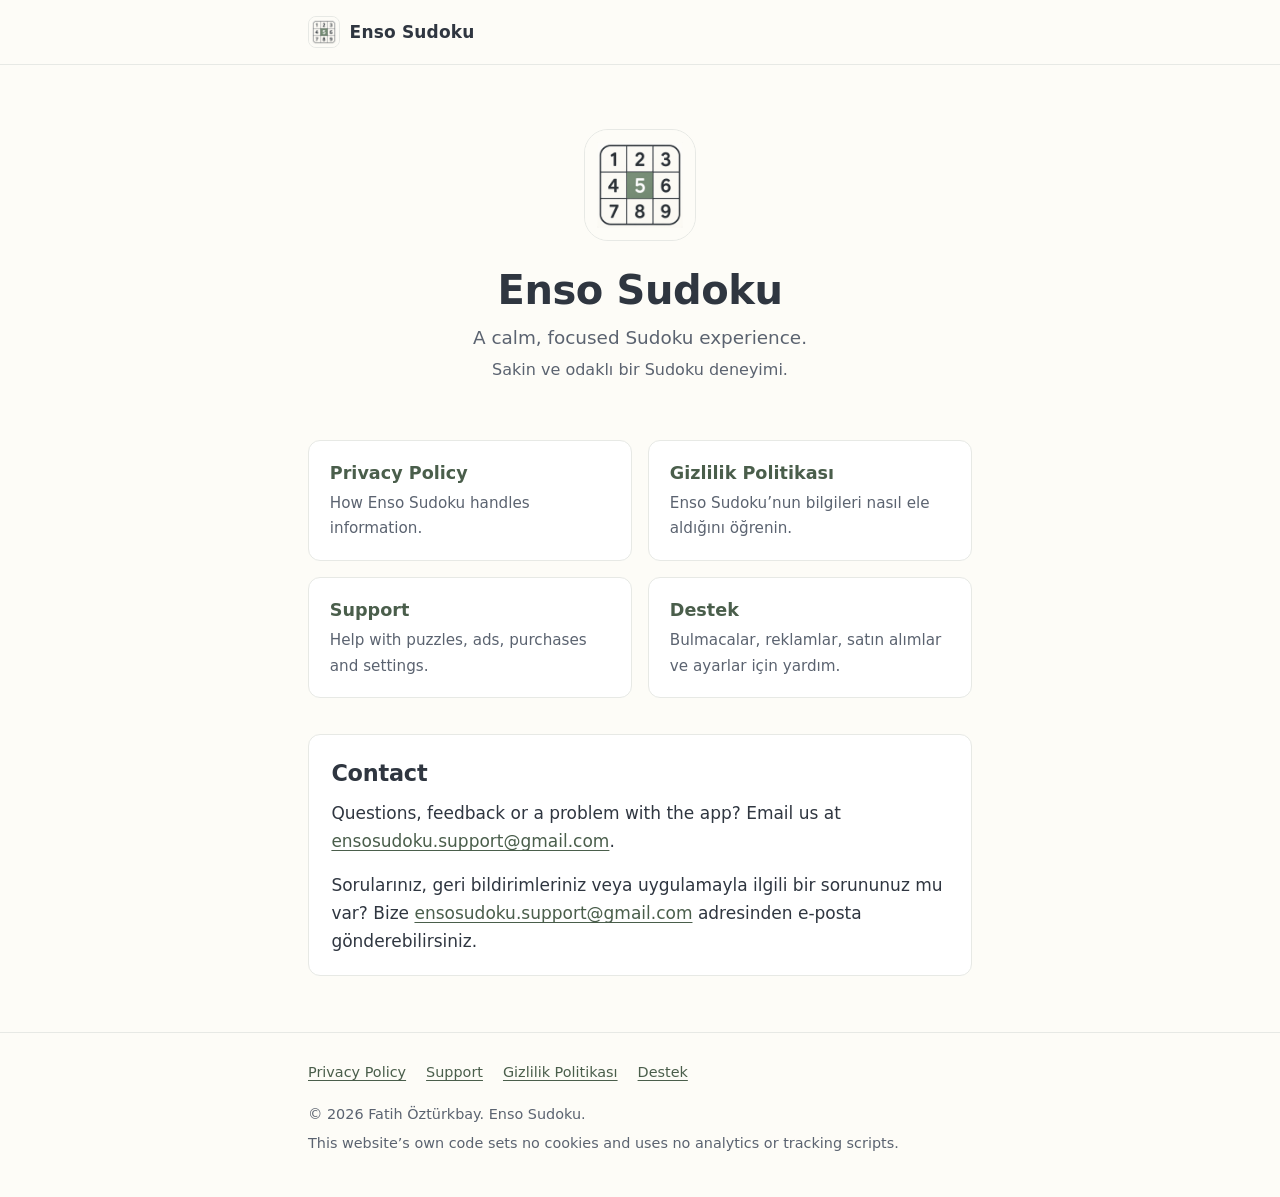
<file: index.html>
<!doctype html>
<html lang="en">
<head>
  <meta charset="utf-8">
  <meta name="viewport" content="width=device-width, initial-scale=1">
  <title>Enso Sudoku — Privacy &amp; Support</title>
  <meta name="description" content="Enso Sudoku is a calm, focused Sudoku experience. Find the Privacy Policy and Support pages in English and Turkish.">
  <link rel="canonical" href="https://ozturkbay.github.io/enso-sudoku-support/">
  <meta name="theme-color" content="#FDFCF7" media="(prefers-color-scheme: light)">
  <meta name="theme-color" content="#1F242B" media="(prefers-color-scheme: dark)">
  <link rel="icon" type="image/png" sizes="64x64" href="assets/images/favicon.png">
  <link rel="apple-touch-icon" href="assets/images/apple-touch-icon.png">
  <link rel="stylesheet" href="assets/css/styles.css">
</head>
<body>
  <a class="skip-link" href="#main">Skip to content</a>

  <header class="site-header">
    <div class="container">
      <a class="brand" href="./">
        <img src="assets/images/enso-icon.png" alt="" width="32" height="32">
        <span>Enso Sudoku</span>
      </a>
    </div>
  </header>

  <main id="main">
    <div class="container">
      <section class="hero" aria-labelledby="page-title">
        <img src="assets/images/enso-icon.png" alt="Enso Sudoku app icon" width="112" height="112">
        <h1 id="page-title">Enso Sudoku</h1>
        <p class="lead">A calm, focused Sudoku experience.</p>
        <p class="lead" lang="tr">Sakin ve odaklı bir Sudoku deneyimi.</p>
      </section>

      <nav aria-label="Policies and help">
        <ul class="card-grid">
          <li>
            <a class="link-card" href="privacy/">
              <span class="title">Privacy Policy</span>
              <span class="desc">How Enso Sudoku handles information.</span>
            </a>
          </li>
          <li lang="tr">
            <a class="link-card" href="privacy/tr/" hreflang="tr">
              <span class="title">Gizlilik Politikası</span>
              <span class="desc">Enso Sudoku’nun bilgileri nasıl ele aldığını öğrenin.</span>
            </a>
          </li>
          <li>
            <a class="link-card" href="support/">
              <span class="title">Support</span>
              <span class="desc">Help with puzzles, ads, purchases and settings.</span>
            </a>
          </li>
          <li lang="tr">
            <a class="link-card" href="support/tr/" hreflang="tr">
              <span class="title">Destek</span>
              <span class="desc">Bulmacalar, reklamlar, satın alımlar ve ayarlar için yardım.</span>
            </a>
          </li>
        </ul>
      </nav>

      <section class="card" aria-labelledby="contact-title">
        <h2 id="contact-title">Contact</h2>
        <p>Questions, feedback or a problem with the app? Email us at <a href="mailto:ensosudoku.support@gmail.com">ensosudoku.support@gmail.com</a>.</p>
        <p lang="tr">Sorularınız, geri bildirimleriniz veya uygulamayla ilgili bir sorununuz mu var? Bize <a href="mailto:ensosudoku.support@gmail.com">ensosudoku.support@gmail.com</a> adresinden e-posta gönderebilirsiniz.</p>
      </section>
    </div>
  </main>

  <footer class="site-footer">
    <div class="container">
      <nav aria-label="Footer">
        <ul>
          <li><a href="privacy/">Privacy Policy</a></li>
          <li><a href="support/">Support</a></li>
          <li lang="tr"><a href="privacy/tr/" hreflang="tr">Gizlilik Politikası</a></li>
          <li lang="tr"><a href="support/tr/" hreflang="tr">Destek</a></li>
        </ul>
      </nav>
      <p>&copy; 2026 Fatih Öztürkbay. Enso Sudoku.</p>
      <p>This website’s own code sets no cookies and uses no analytics or tracking scripts.</p>
    </div>
  </footer>
</body>
</html>
</file>
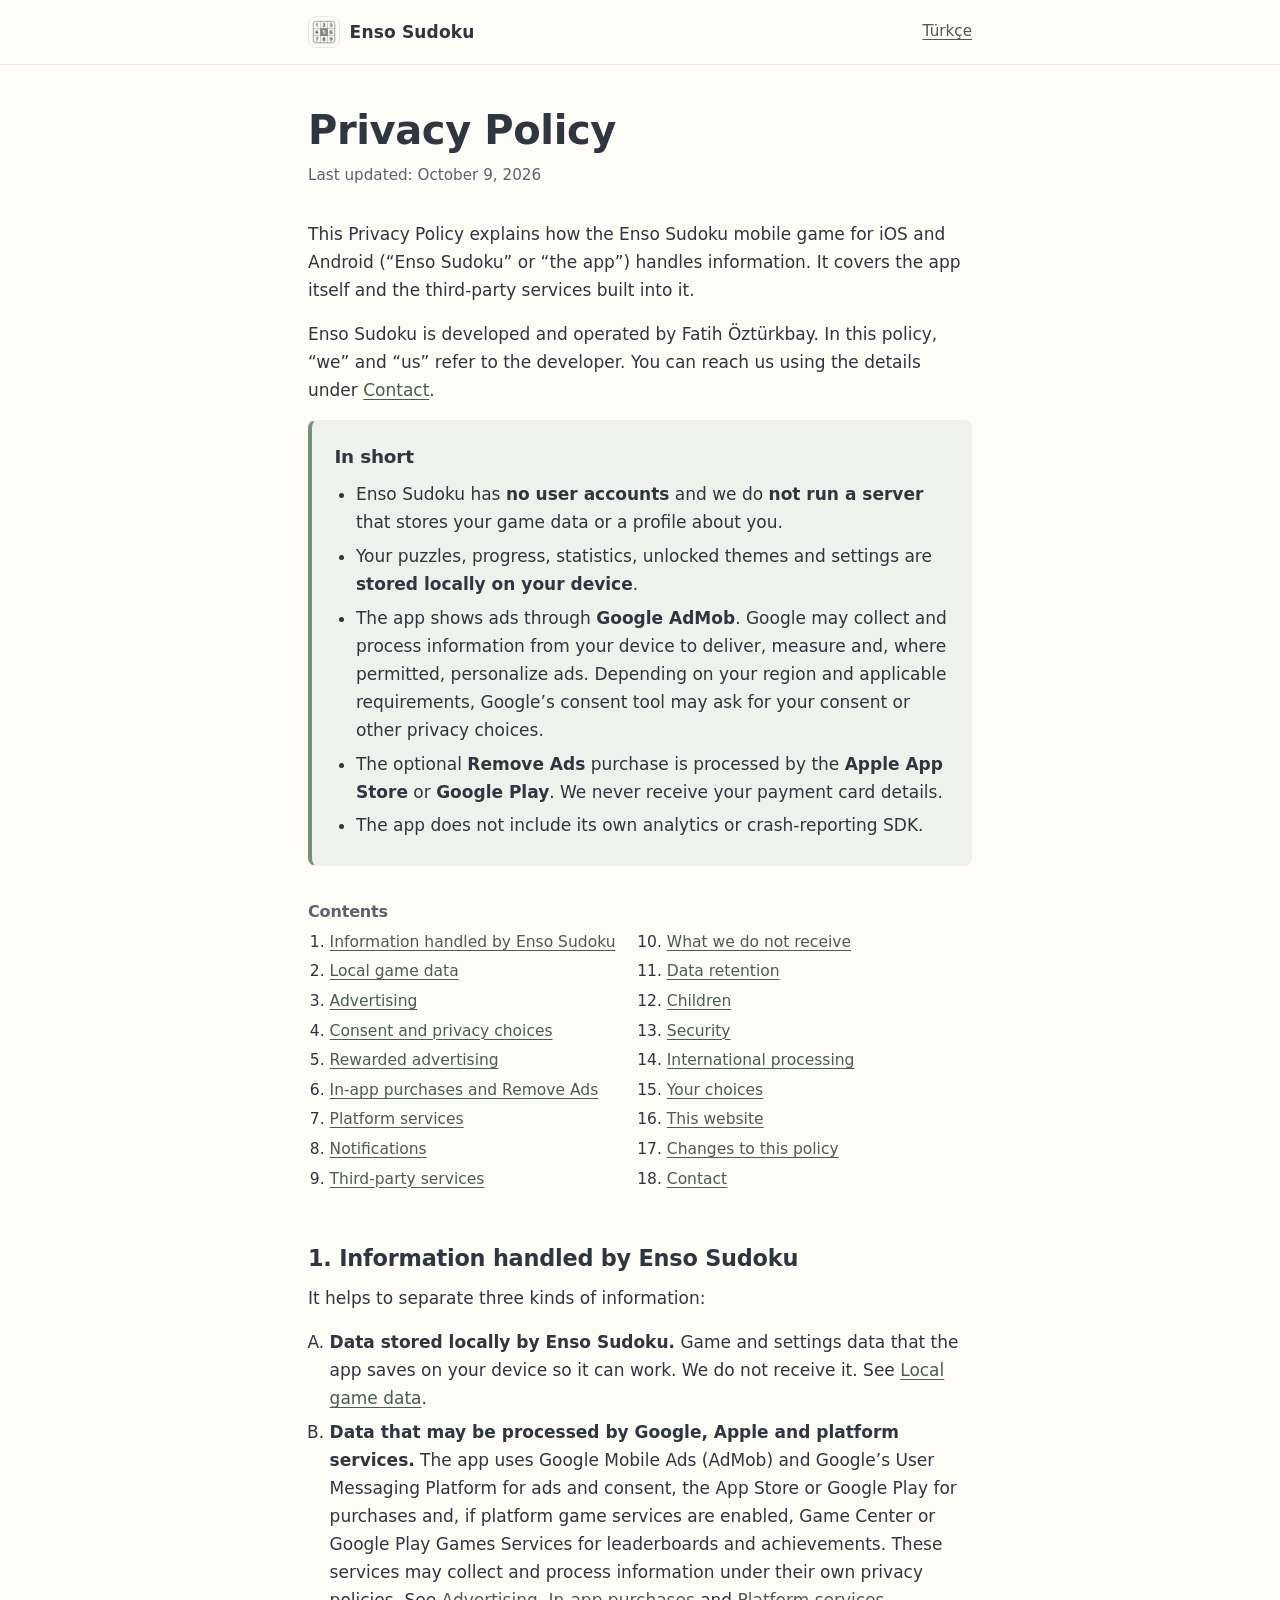
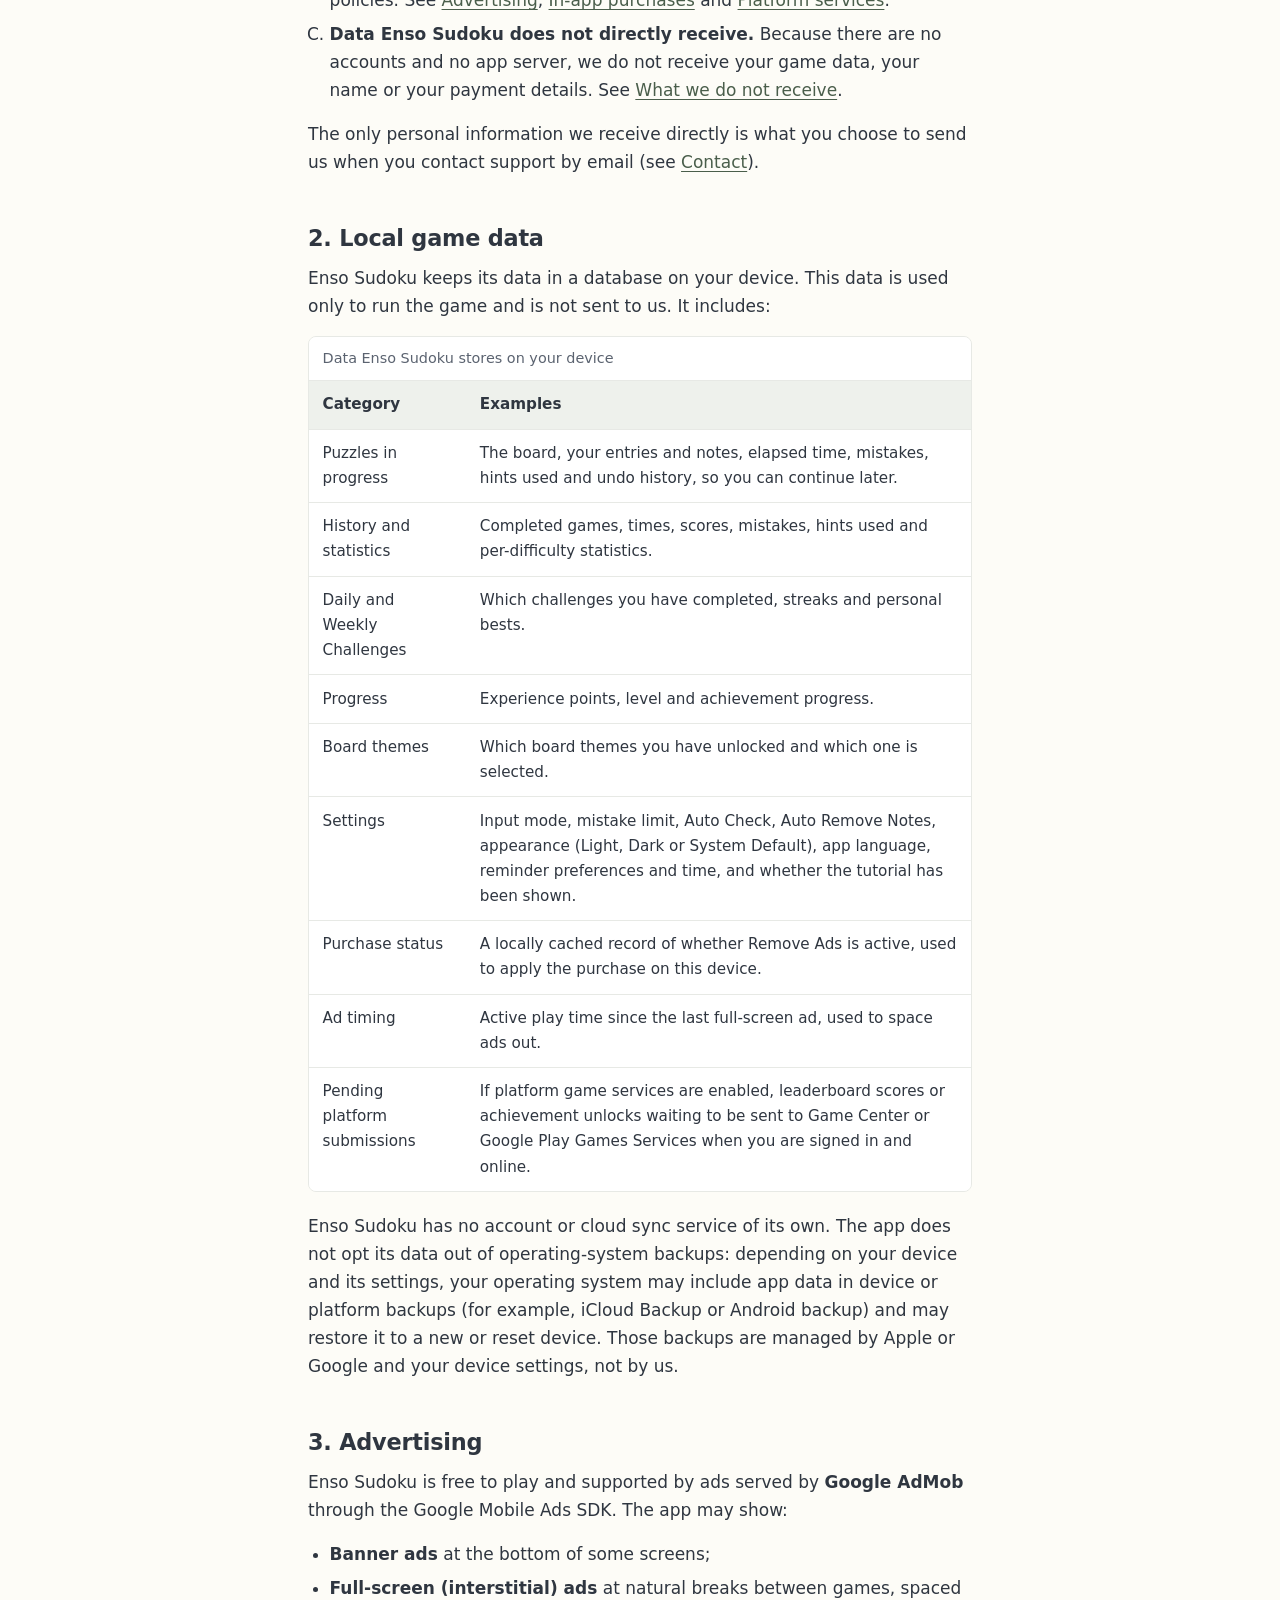
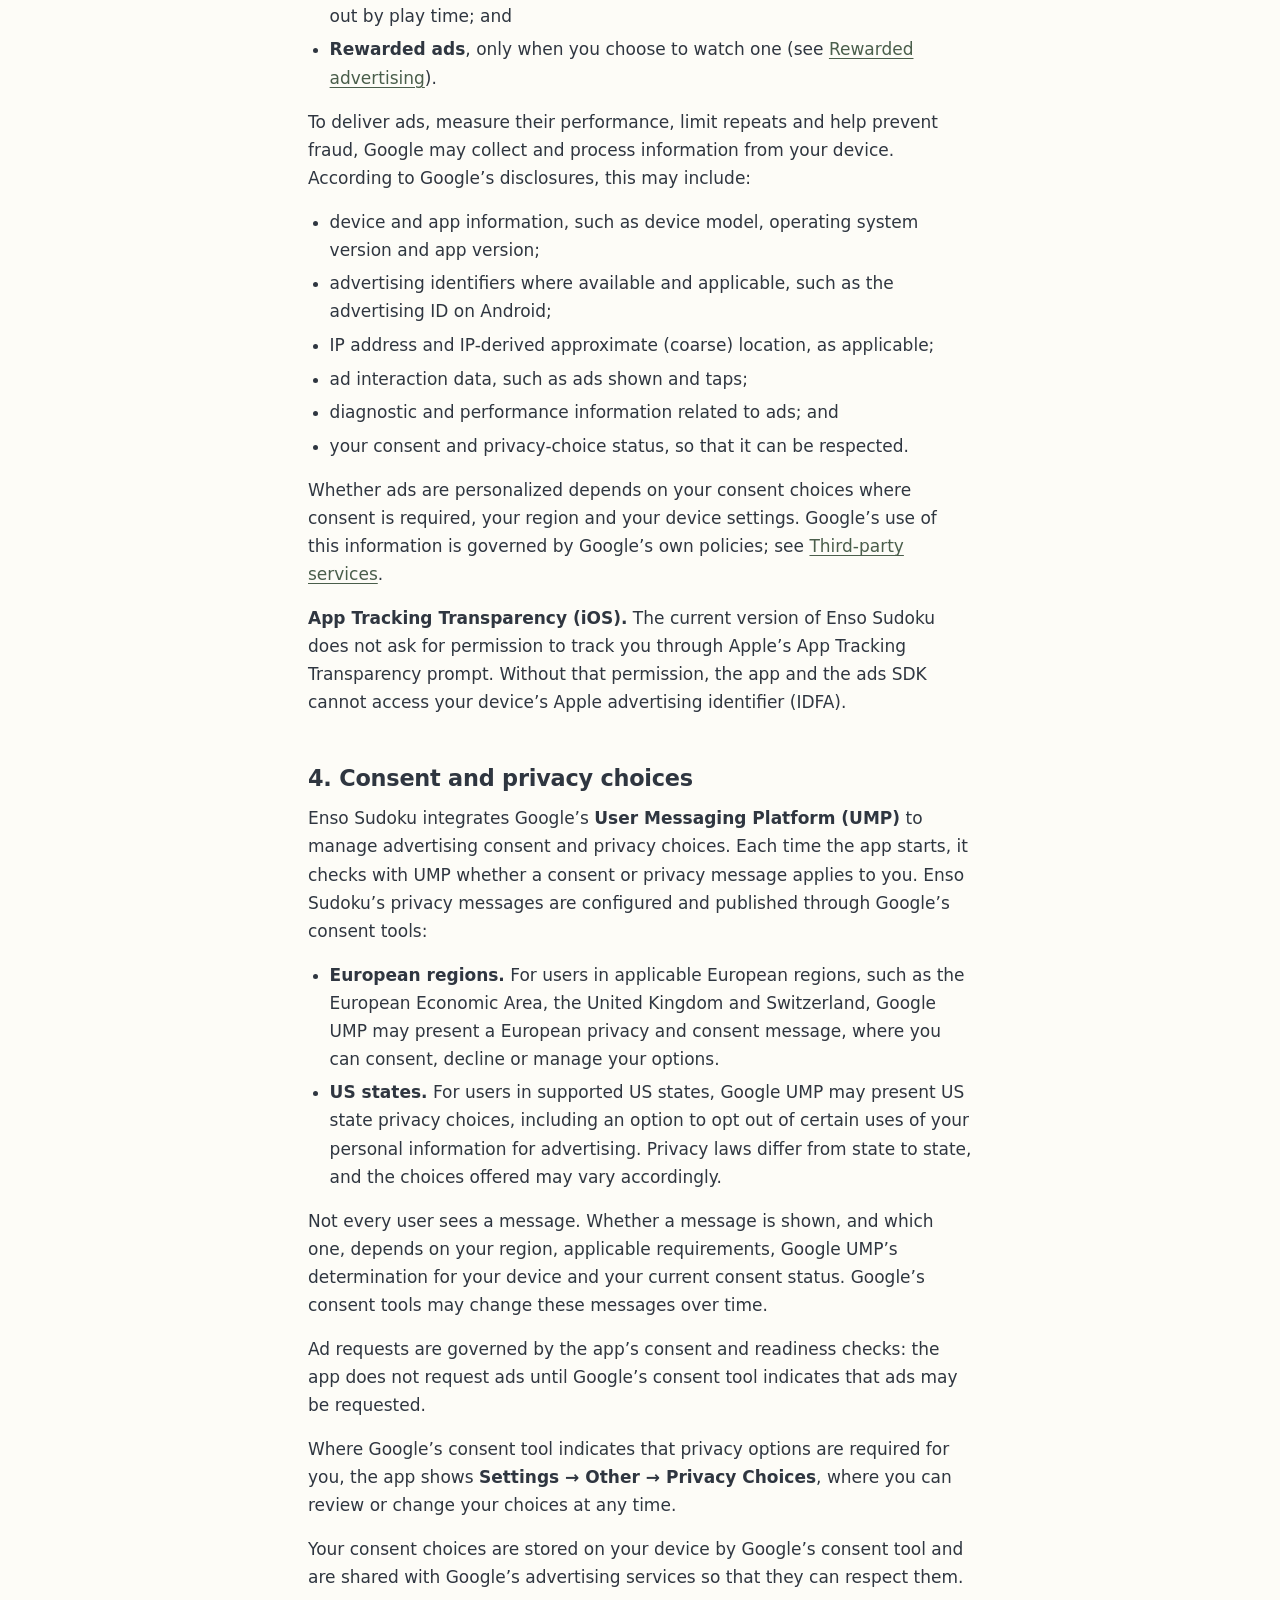
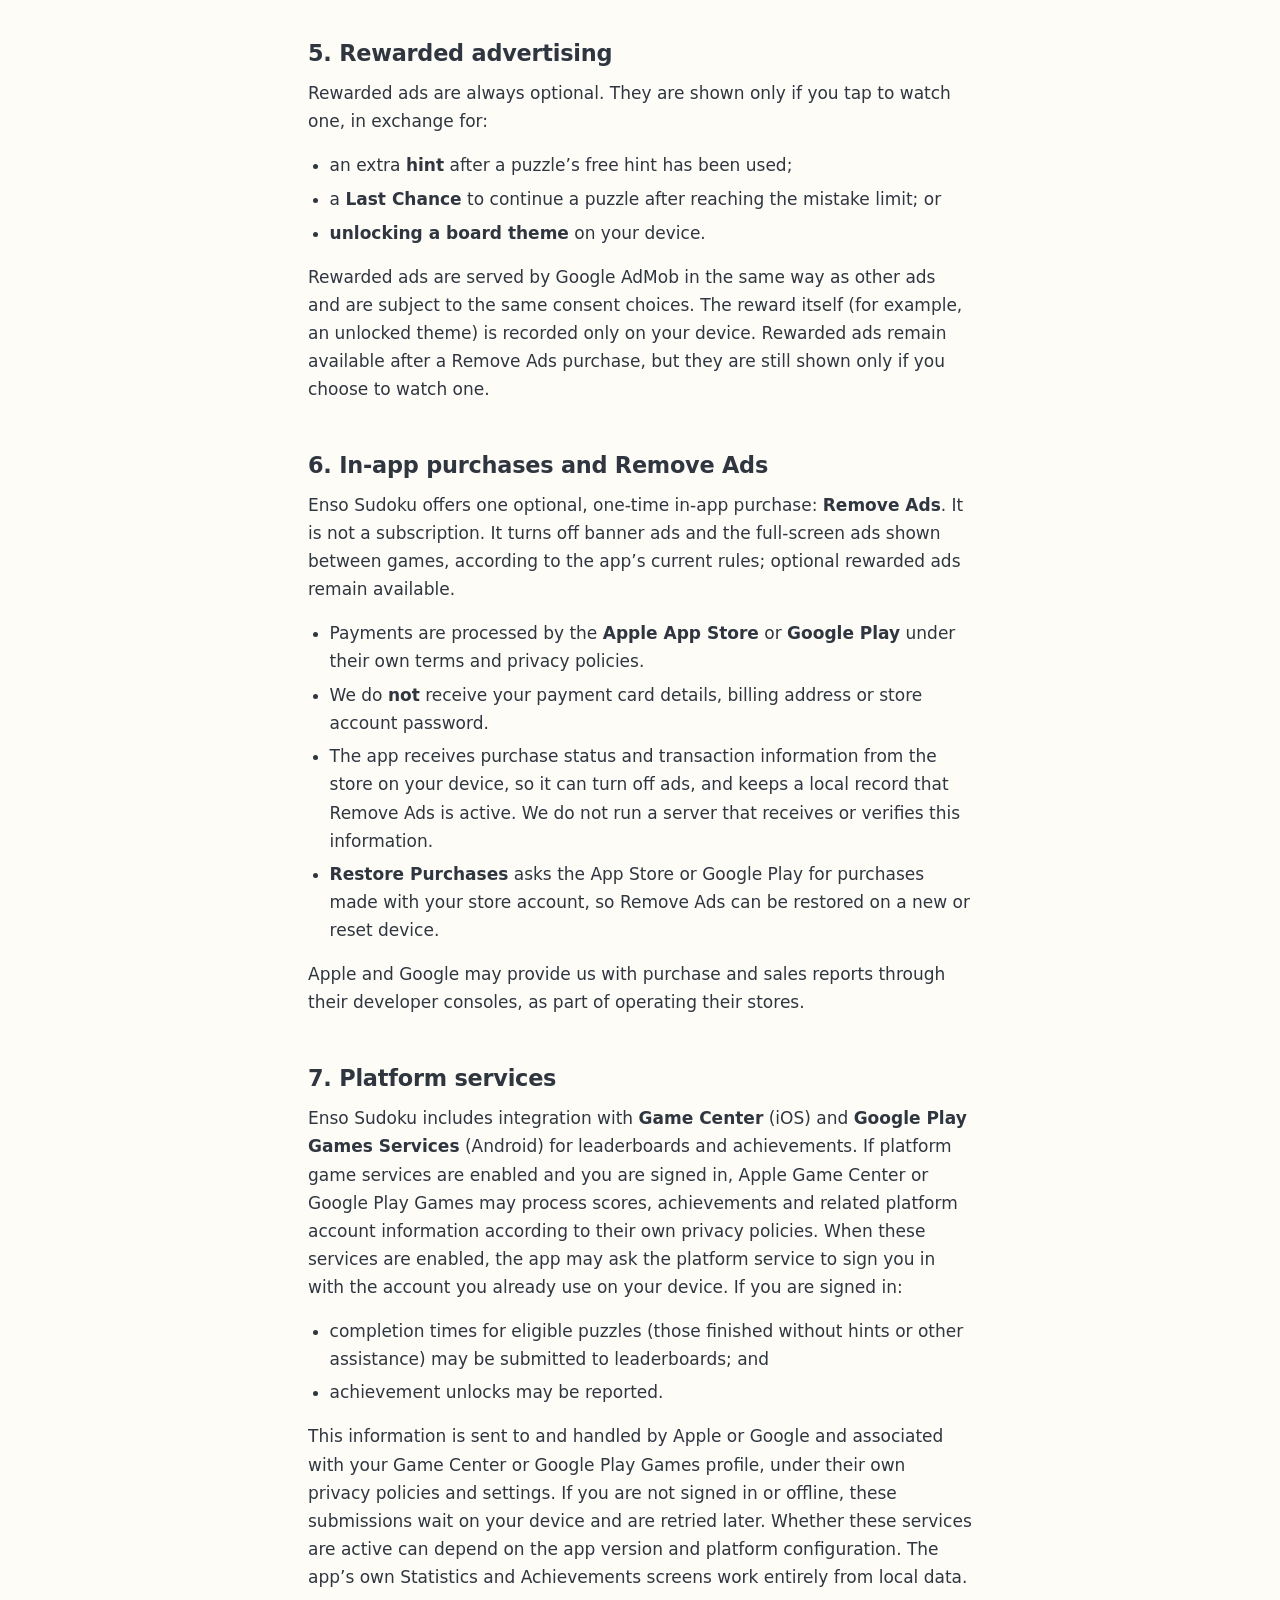
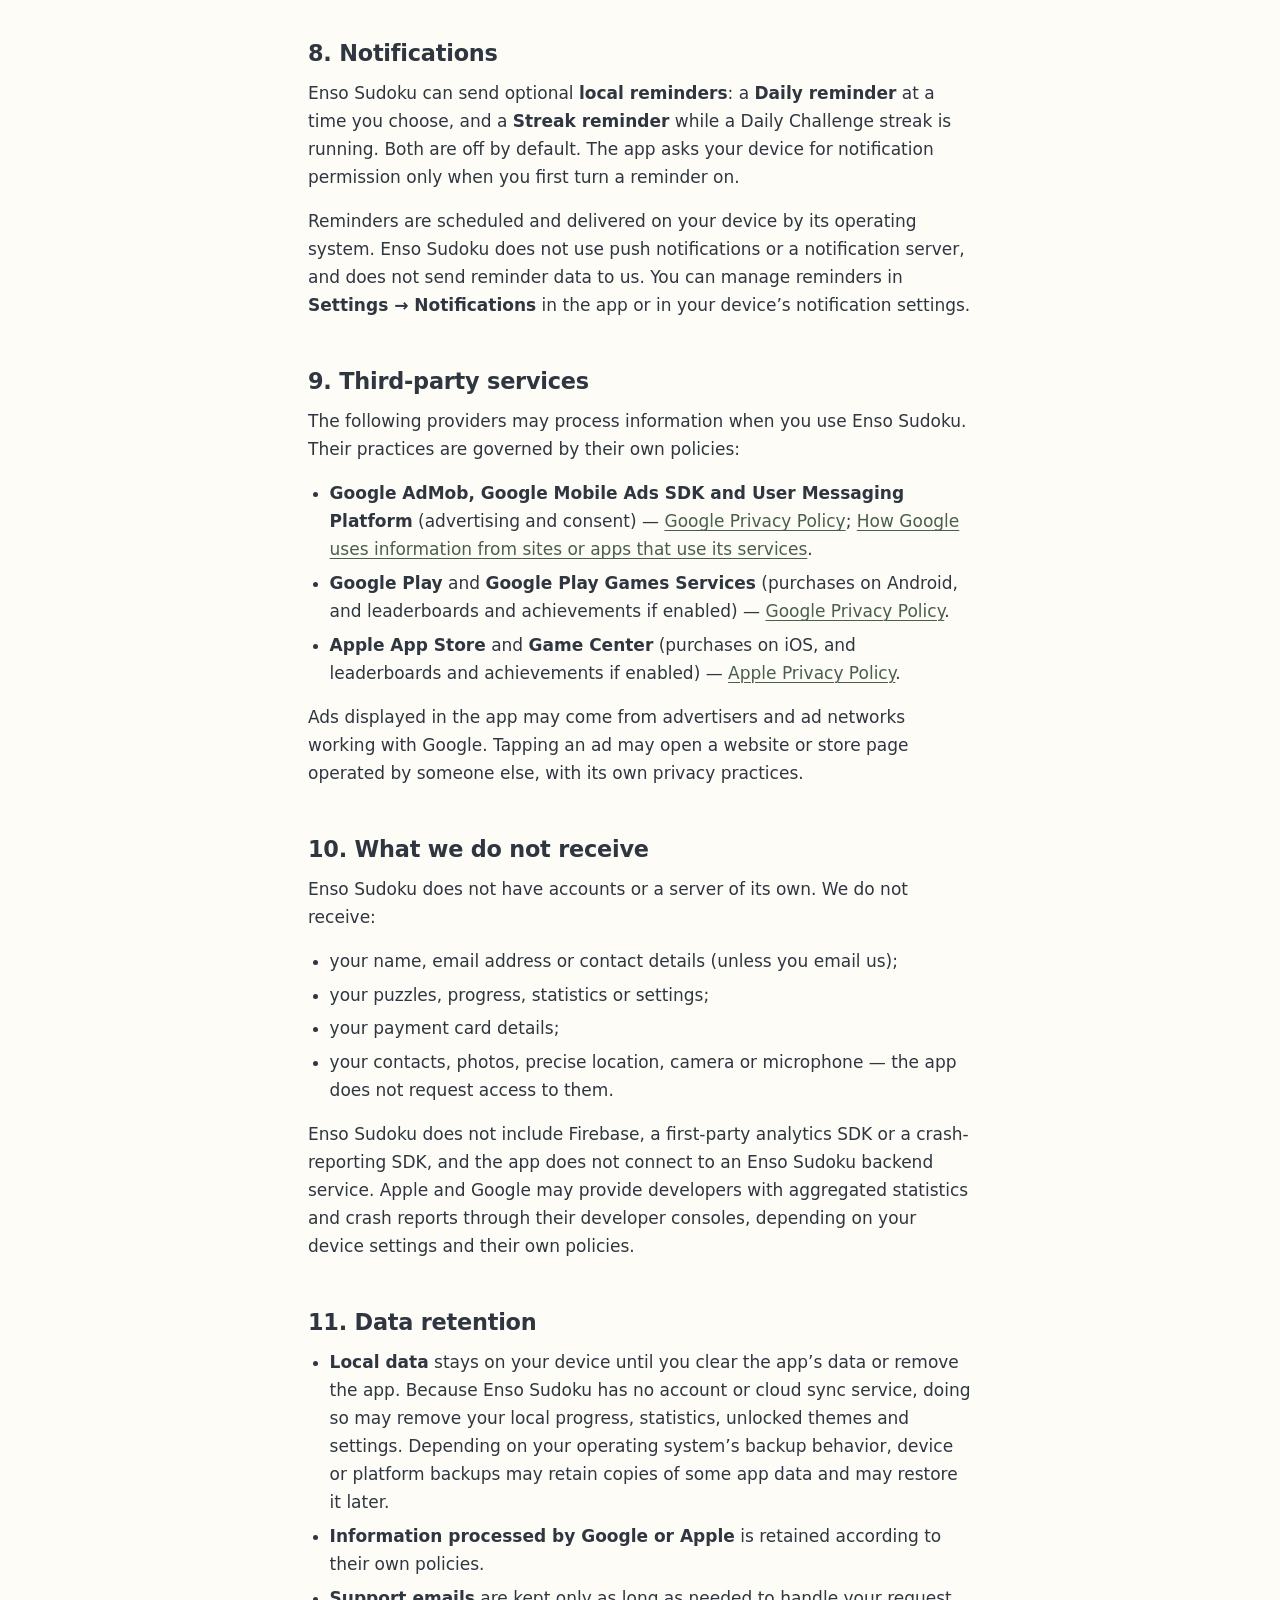
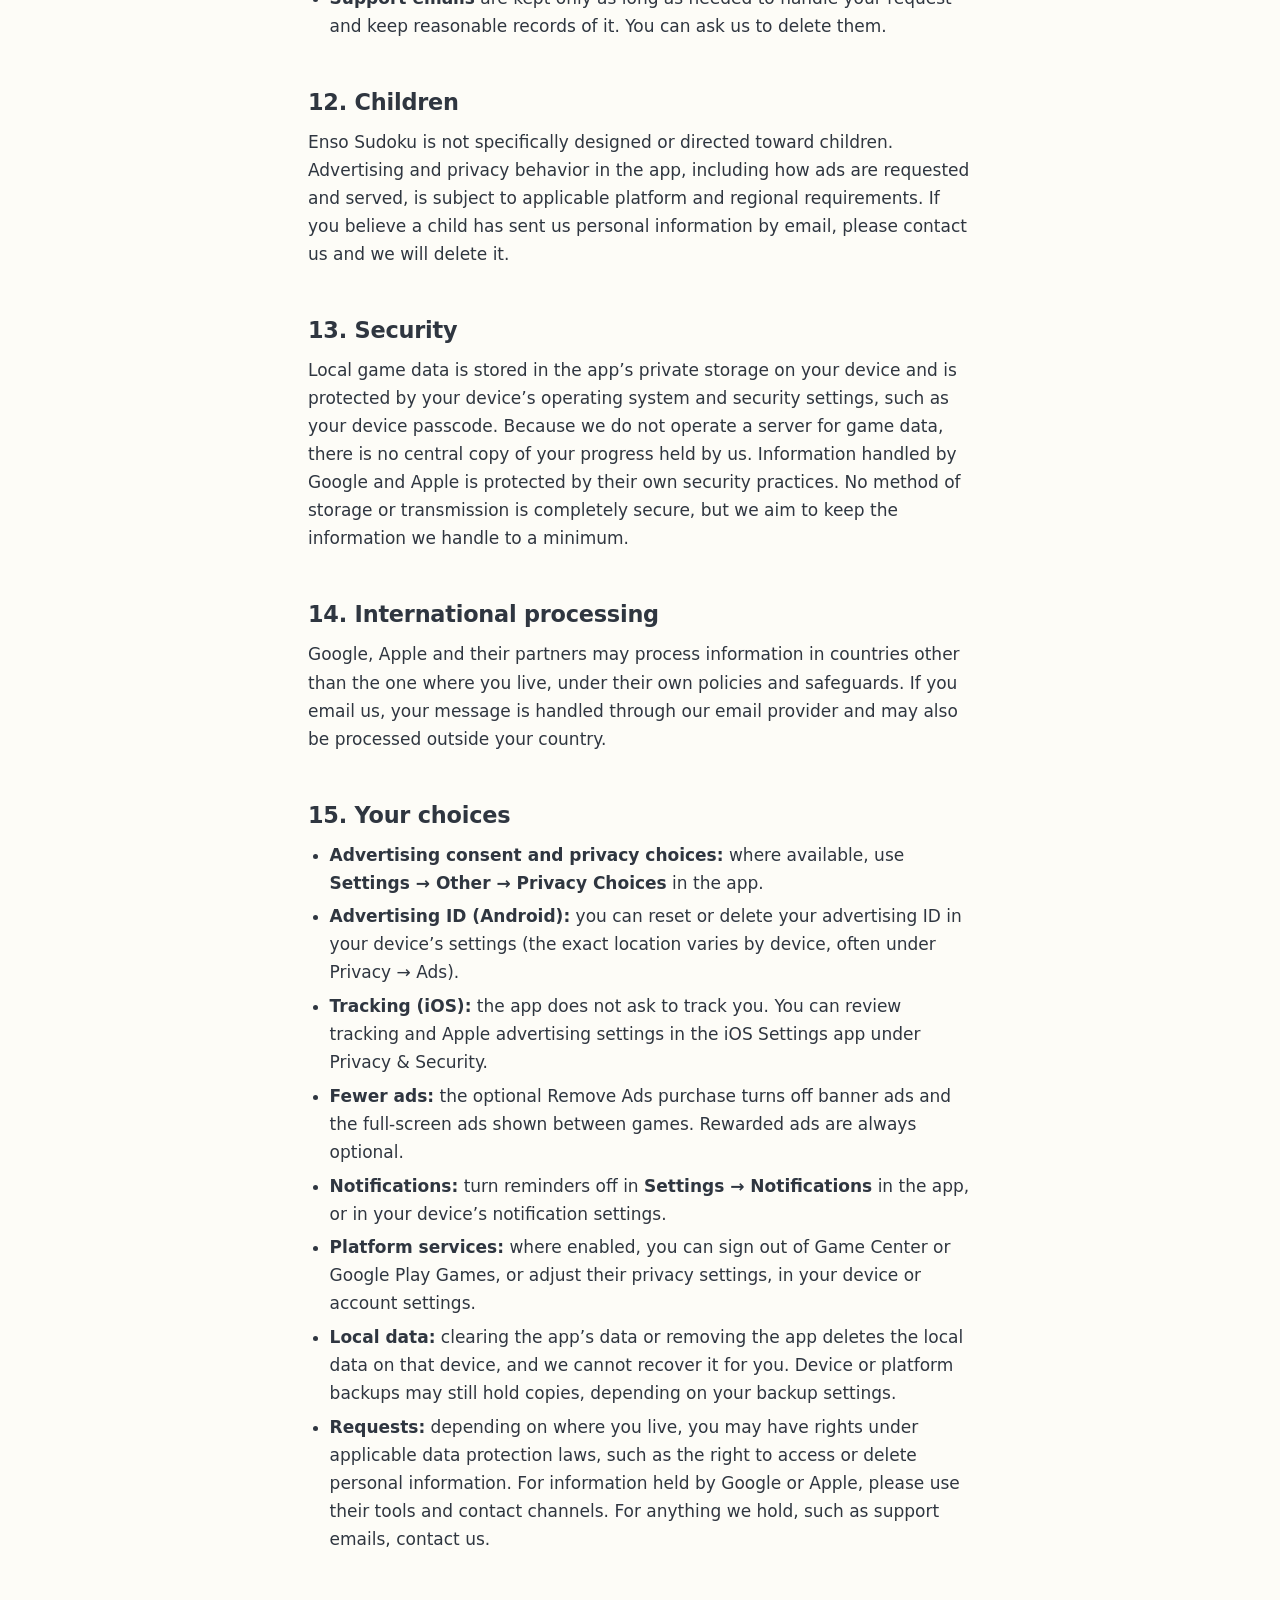
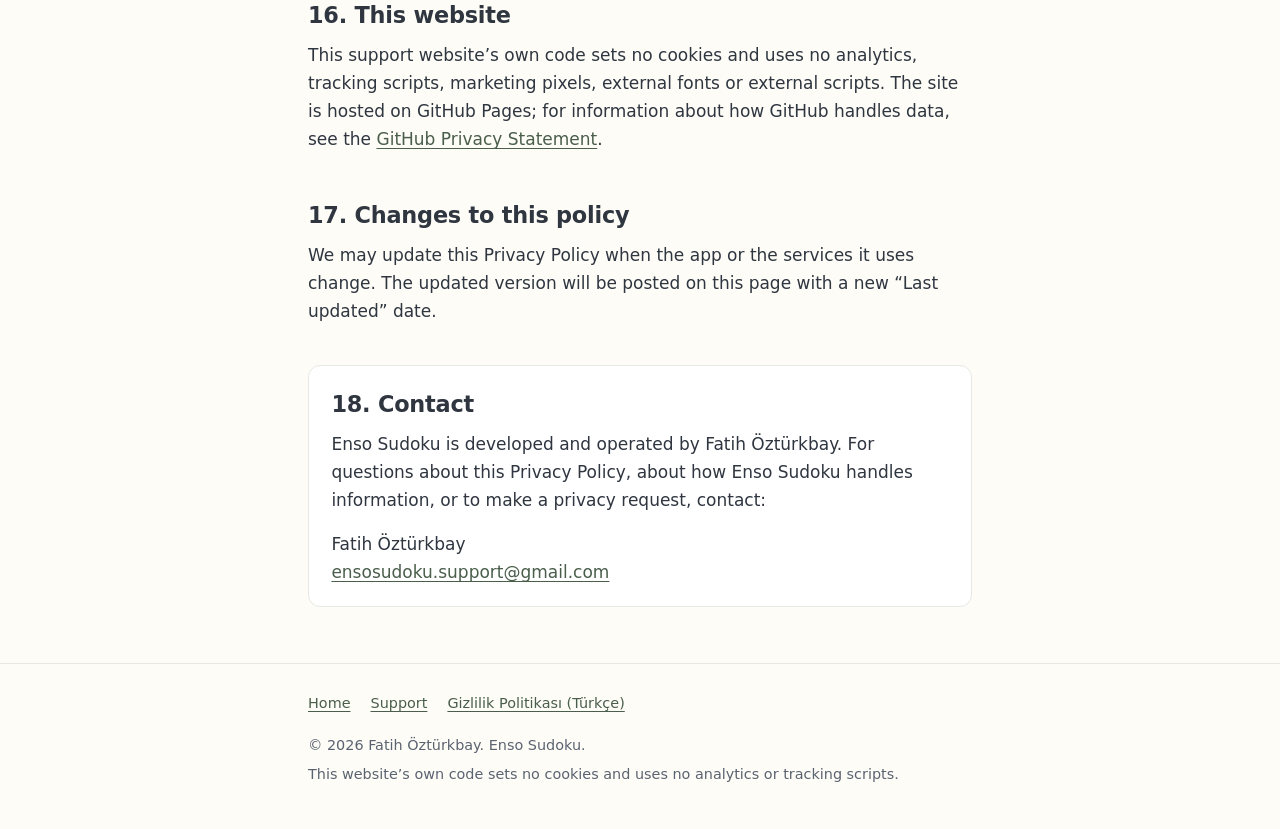
<file: privacy/index.html>
<!doctype html>
<html lang="en">
<head>
  <meta charset="utf-8">
  <meta name="viewport" content="width=device-width, initial-scale=1">
  <title>Privacy Policy — Enso Sudoku</title>
  <meta name="description" content="Privacy Policy for the Enso Sudoku mobile game: what is stored on your device, how advertising, consent, purchases and platform services work, and how to contact us.">
  <link rel="canonical" href="https://ozturkbay.github.io/enso-sudoku-support/privacy/">
  <link rel="alternate" hreflang="en" href="https://ozturkbay.github.io/enso-sudoku-support/privacy/">
  <link rel="alternate" hreflang="tr" href="https://ozturkbay.github.io/enso-sudoku-support/privacy/tr/">
  <meta name="theme-color" content="#FDFCF7" media="(prefers-color-scheme: light)">
  <meta name="theme-color" content="#1F242B" media="(prefers-color-scheme: dark)">
  <link rel="icon" type="image/png" sizes="64x64" href="../assets/images/favicon.png">
  <link rel="apple-touch-icon" href="../assets/images/apple-touch-icon.png">
  <link rel="stylesheet" href="../assets/css/styles.css">
</head>
<body>
  <a class="skip-link" href="#main">Skip to content</a>

  <header class="site-header">
    <div class="container">
      <a class="brand" href="../">
        <img src="../assets/images/enso-icon.png" alt="" width="32" height="32">
        <span>Enso Sudoku</span>
      </a>
      <a class="lang-switch" href="tr/" hreflang="tr" lang="tr">Türkçe</a>
    </div>
  </header>

  <main id="main">
    <div class="container">
      <h1>Privacy Policy</h1>
      <p class="meta">Last updated: October 9, 2026</p>

      <p>This Privacy Policy explains how the Enso Sudoku mobile game for iOS and Android (“Enso Sudoku” or “the app”) handles information. It covers the app itself and the third-party services built into it.</p>
      <p>Enso Sudoku is developed and operated by Fatih Öztürkbay. In this policy, “we” and “us” refer to the developer. You can reach us using the details under <a href="#contact">Contact</a>.</p>

      <section class="card summary" aria-labelledby="summary">
        <h2 id="summary">In short</h2>
        <ul>
          <li>Enso Sudoku has <strong>no user accounts</strong> and we do <strong>not run a server</strong> that stores your game data or a profile about you.</li>
          <li>Your puzzles, progress, statistics, unlocked themes and settings are <strong>stored locally on your device</strong>.</li>
          <li>The app shows ads through <strong>Google AdMob</strong>. Google may collect and process information from your device to deliver, measure and, where permitted, personalize ads. Depending on your region and applicable requirements, Google’s consent tool may ask for your consent or other privacy choices.</li>
          <li>The optional <strong>Remove Ads</strong> purchase is processed by the <strong>Apple App Store</strong> or <strong>Google Play</strong>. We never receive your payment card details.</li>
          <li>The app does not include its own analytics or crash-reporting SDK.</li>
        </ul>
      </section>

      <nav class="toc" aria-labelledby="toc-title">
        <h2 id="toc-title">Contents</h2>
        <ol>
          <li><a href="#information">Information handled by Enso Sudoku</a></li>
          <li><a href="#local-data">Local game data</a></li>
          <li><a href="#advertising">Advertising</a></li>
          <li><a href="#consent">Consent and privacy choices</a></li>
          <li><a href="#rewarded">Rewarded advertising</a></li>
          <li><a href="#purchases">In-app purchases and Remove Ads</a></li>
          <li><a href="#platform">Platform services</a></li>
          <li><a href="#notifications">Notifications</a></li>
          <li><a href="#third-parties">Third-party services</a></li>
          <li><a href="#not-received">What we do not receive</a></li>
          <li><a href="#retention">Data retention</a></li>
          <li><a href="#children">Children</a></li>
          <li><a href="#security">Security</a></li>
          <li><a href="#international">International processing</a></li>
          <li><a href="#choices">Your choices</a></li>
          <li><a href="#website">This website</a></li>
          <li><a href="#changes">Changes to this policy</a></li>
          <li><a href="#contact">Contact</a></li>
        </ol>
      </nav>

      <section aria-labelledby="information">
        <h2 id="information">1. Information handled by Enso Sudoku</h2>
        <p>It helps to separate three kinds of information:</p>
        <ol type="A">
          <li><strong>Data stored locally by Enso Sudoku.</strong> Game and settings data that the app saves on your device so it can work. We do not receive it. See <a href="#local-data">Local game data</a>.</li>
          <li><strong>Data that may be processed by Google, Apple and platform services.</strong> The app uses Google Mobile Ads (AdMob) and Google’s User Messaging Platform for ads and consent, the App Store or Google Play for purchases and, if platform game services are enabled, Game Center or Google Play Games Services for leaderboards and achievements. These services may collect and process information under their own privacy policies. See <a href="#advertising">Advertising</a>, <a href="#purchases">In-app purchases</a> and <a href="#platform">Platform services</a>.</li>
          <li><strong>Data Enso Sudoku does not directly receive.</strong> Because there are no accounts and no app server, we do not receive your game data, your name or your payment details. See <a href="#not-received">What we do not receive</a>.</li>
        </ol>
        <p>The only personal information we receive directly is what you choose to send us when you contact support by email (see <a href="#contact">Contact</a>).</p>
      </section>

      <section aria-labelledby="local-data">
        <h2 id="local-data">2. Local game data</h2>
        <p>Enso Sudoku keeps its data in a database on your device. This data is used only to run the game and is not sent to us. It includes:</p>
        <div class="table-wrap">
          <table>
            <caption>Data Enso Sudoku stores on your device</caption>
            <thead>
              <tr><th scope="col">Category</th><th scope="col">Examples</th></tr>
            </thead>
            <tbody>
              <tr><td>Puzzles in progress</td><td>The board, your entries and notes, elapsed time, mistakes, hints used and undo history, so you can continue later.</td></tr>
              <tr><td>History and statistics</td><td>Completed games, times, scores, mistakes, hints used and per-difficulty statistics.</td></tr>
              <tr><td>Daily and Weekly Challenges</td><td>Which challenges you have completed, streaks and personal bests.</td></tr>
              <tr><td>Progress</td><td>Experience points, level and achievement progress.</td></tr>
              <tr><td>Board themes</td><td>Which board themes you have unlocked and which one is selected.</td></tr>
              <tr><td>Settings</td><td>Input mode, mistake limit, Auto Check, Auto Remove Notes, appearance (Light, Dark or System Default), app language, reminder preferences and time, and whether the tutorial has been shown.</td></tr>
              <tr><td>Purchase status</td><td>A locally cached record of whether Remove Ads is active, used to apply the purchase on this device.</td></tr>
              <tr><td>Ad timing</td><td>Active play time since the last full-screen ad, used to space ads out.</td></tr>
              <tr><td>Pending platform submissions</td><td>If platform game services are enabled, leaderboard scores or achievement unlocks waiting to be sent to Game Center or Google Play Games Services when you are signed in and online.</td></tr>
            </tbody>
          </table>
        </div>
        <p>Enso Sudoku has no account or cloud sync service of its own. The app does not opt its data out of operating-system backups: depending on your device and its settings, your operating system may include app data in device or platform backups (for example, iCloud Backup or Android backup) and may restore it to a new or reset device. Those backups are managed by Apple or Google and your device settings, not by us.</p>
      </section>

      <section aria-labelledby="advertising">
        <h2 id="advertising">3. Advertising</h2>
        <p>Enso Sudoku is free to play and supported by ads served by <strong>Google AdMob</strong> through the Google Mobile Ads SDK. The app may show:</p>
        <ul>
          <li><strong>Banner ads</strong> at the bottom of some screens;</li>
          <li><strong>Full-screen (interstitial) ads</strong> at natural breaks between games, spaced out by play time; and</li>
          <li><strong>Rewarded ads</strong>, only when you choose to watch one (see <a href="#rewarded">Rewarded advertising</a>).</li>
        </ul>
        <p>To deliver ads, measure their performance, limit repeats and help prevent fraud, Google may collect and process information from your device. According to Google’s disclosures, this may include:</p>
        <ul>
          <li>device and app information, such as device model, operating system version and app version;</li>
          <li>advertising identifiers where available and applicable, such as the advertising ID on Android;</li>
          <li>IP address and IP-derived approximate (coarse) location, as applicable;</li>
          <li>ad interaction data, such as ads shown and taps;</li>
          <li>diagnostic and performance information related to ads; and</li>
          <li>your consent and privacy-choice status, so that it can be respected.</li>
        </ul>
        <p>Whether ads are personalized depends on your consent choices where consent is required, your region and your device settings. Google’s use of this information is governed by Google’s own policies; see <a href="#third-parties">Third-party services</a>.</p>
        <p><strong>App Tracking Transparency (iOS).</strong> The current version of Enso Sudoku does not ask for permission to track you through Apple’s App Tracking Transparency prompt. Without that permission, the app and the ads SDK cannot access your device’s Apple advertising identifier (IDFA).</p>
      </section>

      <section aria-labelledby="consent">
        <h2 id="consent">4. Consent and privacy choices</h2>
        <p>Enso Sudoku integrates Google’s <strong>User Messaging Platform (UMP)</strong> to manage advertising consent and privacy choices. Each time the app starts, it checks with UMP whether a consent or privacy message applies to you. Enso Sudoku’s privacy messages are configured and published through Google’s consent tools:</p>
        <ul>
          <li><strong>European regions.</strong> For users in applicable European regions, such as the European Economic Area, the United Kingdom and Switzerland, Google UMP may present a European privacy and consent message, where you can consent, decline or manage your options.</li>
          <li><strong>US states.</strong> For users in supported US states, Google UMP may present US state privacy choices, including an option to opt out of certain uses of your personal information for advertising. Privacy laws differ from state to state, and the choices offered may vary accordingly.</li>
        </ul>
        <p>Not every user sees a message. Whether a message is shown, and which one, depends on your region, applicable requirements, Google UMP’s determination for your device and your current consent status. Google’s consent tools may change these messages over time.</p>
        <p>Ad requests are governed by the app’s consent and readiness checks: the app does not request ads until Google’s consent tool indicates that ads may be requested.</p>
        <p>Where Google’s consent tool indicates that privacy options are required for you, the app shows <span class="path">Settings → Other → Privacy Choices</span>, where you can review or change your choices at any time.</p>
        <p>Your consent choices are stored on your device by Google’s consent tool and are shared with Google’s advertising services so that they can respect them.</p>
      </section>

      <section aria-labelledby="rewarded">
        <h2 id="rewarded">5. Rewarded advertising</h2>
        <p>Rewarded ads are always optional. They are shown only if you tap to watch one, in exchange for:</p>
        <ul>
          <li>an extra <strong>hint</strong> after a puzzle’s free hint has been used;</li>
          <li>a <strong>Last Chance</strong> to continue a puzzle after reaching the mistake limit; or</li>
          <li><strong>unlocking a board theme</strong> on your device.</li>
        </ul>
        <p>Rewarded ads are served by Google AdMob in the same way as other ads and are subject to the same consent choices. The reward itself (for example, an unlocked theme) is recorded only on your device. Rewarded ads remain available after a Remove Ads purchase, but they are still shown only if you choose to watch one.</p>
      </section>

      <section aria-labelledby="purchases">
        <h2 id="purchases">6. In-app purchases and Remove Ads</h2>
        <p>Enso Sudoku offers one optional, one-time in-app purchase: <strong>Remove Ads</strong>. It is not a subscription. It turns off banner ads and the full-screen ads shown between games, according to the app’s current rules; optional rewarded ads remain available.</p>
        <ul>
          <li>Payments are processed by the <strong>Apple App Store</strong> or <strong>Google Play</strong> under their own terms and privacy policies.</li>
          <li>We do <strong>not</strong> receive your payment card details, billing address or store account password.</li>
          <li>The app receives purchase status and transaction information from the store on your device, so it can turn off ads, and keeps a local record that Remove Ads is active. We do not run a server that receives or verifies this information.</li>
          <li><strong>Restore Purchases</strong> asks the App Store or Google Play for purchases made with your store account, so Remove Ads can be restored on a new or reset device.</li>
        </ul>
        <p>Apple and Google may provide us with purchase and sales reports through their developer consoles, as part of operating their stores.</p>
      </section>

      <section aria-labelledby="platform">
        <h2 id="platform">7. Platform services</h2>
        <p>Enso Sudoku includes integration with <strong>Game Center</strong> (iOS) and <strong>Google Play Games Services</strong> (Android) for leaderboards and achievements. If platform game services are enabled and you are signed in, Apple Game Center or Google Play Games may process scores, achievements and related platform account information according to their own privacy policies. When these services are enabled, the app may ask the platform service to sign you in with the account you already use on your device. If you are signed in:</p>
        <ul>
          <li>completion times for eligible puzzles (those finished without hints or other assistance) may be submitted to leaderboards; and</li>
          <li>achievement unlocks may be reported.</li>
        </ul>
        <p>This information is sent to and handled by Apple or Google and associated with your Game Center or Google Play Games profile, under their own privacy policies and settings. If you are not signed in or offline, these submissions wait on your device and are retried later. Whether these services are active can depend on the app version and platform configuration. The app’s own Statistics and Achievements screens work entirely from local data.</p>
      </section>

      <section aria-labelledby="notifications">
        <h2 id="notifications">8. Notifications</h2>
        <p>Enso Sudoku can send optional <strong>local reminders</strong>: a <strong>Daily reminder</strong> at a time you choose, and a <strong>Streak reminder</strong> while a Daily Challenge streak is running. Both are off by default. The app asks your device for notification permission only when you first turn a reminder on.</p>
        <p>Reminders are scheduled and delivered on your device by its operating system. Enso Sudoku does not use push notifications or a notification server, and does not send reminder data to us. You can manage reminders in <span class="path">Settings → Notifications</span> in the app or in your device’s notification settings.</p>
      </section>

      <section aria-labelledby="third-parties">
        <h2 id="third-parties">9. Third-party services</h2>
        <p>The following providers may process information when you use Enso Sudoku. Their practices are governed by their own policies:</p>
        <ul>
          <li><strong>Google AdMob, Google Mobile Ads SDK and User Messaging Platform</strong> (advertising and consent) — <a href="https://policies.google.com/privacy">Google Privacy Policy</a>; <a href="https://policies.google.com/technologies/partner-sites">How Google uses information from sites or apps that use its services</a>.</li>
          <li><strong>Google Play</strong> and <strong>Google Play Games Services</strong> (purchases on Android, and leaderboards and achievements if enabled) — <a href="https://policies.google.com/privacy">Google Privacy Policy</a>.</li>
          <li><strong>Apple App Store</strong> and <strong>Game Center</strong> (purchases on iOS, and leaderboards and achievements if enabled) — <a href="https://www.apple.com/legal/privacy/">Apple Privacy Policy</a>.</li>
        </ul>
        <p>Ads displayed in the app may come from advertisers and ad networks working with Google. Tapping an ad may open a website or store page operated by someone else, with its own privacy practices.</p>
      </section>

      <section aria-labelledby="not-received">
        <h2 id="not-received">10. What we do not receive</h2>
        <p>Enso Sudoku does not have accounts or a server of its own. We do not receive:</p>
        <ul>
          <li>your name, email address or contact details (unless you email us);</li>
          <li>your puzzles, progress, statistics or settings;</li>
          <li>your payment card details;</li>
          <li>your contacts, photos, precise location, camera or microphone — the app does not request access to them.</li>
        </ul>
        <p>Enso Sudoku does not include Firebase, a first-party analytics SDK or a crash-reporting SDK, and the app does not connect to an Enso Sudoku backend service. Apple and Google may provide developers with aggregated statistics and crash reports through their developer consoles, depending on your device settings and their own policies.</p>
      </section>

      <section aria-labelledby="retention">
        <h2 id="retention">11. Data retention</h2>
        <ul>
          <li><strong>Local data</strong> stays on your device until you clear the app’s data or remove the app. Because Enso Sudoku has no account or cloud sync service, doing so may remove your local progress, statistics, unlocked themes and settings. Depending on your operating system’s backup behavior, device or platform backups may retain copies of some app data and may restore it later.</li>
          <li><strong>Information processed by Google or Apple</strong> is retained according to their own policies.</li>
          <li><strong>Support emails</strong> are kept only as long as needed to handle your request and keep reasonable records of it. You can ask us to delete them.</li>
        </ul>
      </section>

      <section aria-labelledby="children">
        <h2 id="children">12. Children</h2>
        <p>Enso Sudoku is not specifically designed or directed toward children. Advertising and privacy behavior in the app, including how ads are requested and served, is subject to applicable platform and regional requirements. If you believe a child has sent us personal information by email, please contact us and we will delete it.</p>
      </section>

      <section aria-labelledby="security">
        <h2 id="security">13. Security</h2>
        <p>Local game data is stored in the app’s private storage on your device and is protected by your device’s operating system and security settings, such as your device passcode. Because we do not operate a server for game data, there is no central copy of your progress held by us. Information handled by Google and Apple is protected by their own security practices. No method of storage or transmission is completely secure, but we aim to keep the information we handle to a minimum.</p>
      </section>

      <section aria-labelledby="international">
        <h2 id="international">14. International processing</h2>
        <p>Google, Apple and their partners may process information in countries other than the one where you live, under their own policies and safeguards. If you email us, your message is handled through our email provider and may also be processed outside your country.</p>
      </section>

      <section aria-labelledby="choices">
        <h2 id="choices">15. Your choices</h2>
        <ul>
          <li><strong>Advertising consent and privacy choices:</strong> where available, use <span class="path">Settings → Other → Privacy Choices</span> in the app.</li>
          <li><strong>Advertising ID (Android):</strong> you can reset or delete your advertising ID in your device’s settings (the exact location varies by device, often under Privacy → Ads).</li>
          <li><strong>Tracking (iOS):</strong> the app does not ask to track you. You can review tracking and Apple advertising settings in the iOS Settings app under Privacy &amp; Security.</li>
          <li><strong>Fewer ads:</strong> the optional Remove Ads purchase turns off banner ads and the full-screen ads shown between games. Rewarded ads are always optional.</li>
          <li><strong>Notifications:</strong> turn reminders off in <span class="path">Settings → Notifications</span> in the app, or in your device’s notification settings.</li>
          <li><strong>Platform services:</strong> where enabled, you can sign out of Game Center or Google Play Games, or adjust their privacy settings, in your device or account settings.</li>
          <li><strong>Local data:</strong> clearing the app’s data or removing the app deletes the local data on that device, and we cannot recover it for you. Device or platform backups may still hold copies, depending on your backup settings.</li>
          <li><strong>Requests:</strong> depending on where you live, you may have rights under applicable data protection laws, such as the right to access or delete personal information. For information held by Google or Apple, please use their tools and contact channels. For anything we hold, such as support emails, contact us.</li>
        </ul>
      </section>

      <section aria-labelledby="website">
        <h2 id="website">16. This website</h2>
        <p>This support website’s own code sets no cookies and uses no analytics, tracking scripts, marketing pixels, external fonts or external scripts. The site is hosted on GitHub Pages; for information about how GitHub handles data, see the <a href="https://docs.github.com/en/site-policy/privacy-policies/github-general-privacy-statement">GitHub Privacy Statement</a>.</p>
      </section>

      <section aria-labelledby="changes">
        <h2 id="changes">17. Changes to this policy</h2>
        <p>We may update this Privacy Policy when the app or the services it uses change. The updated version will be posted on this page with a new “Last updated” date.</p>
      </section>

      <section class="card contact" aria-labelledby="contact">
        <h2 id="contact">18. Contact</h2>
        <p>Enso Sudoku is developed and operated by Fatih Öztürkbay. For questions about this Privacy Policy, about how Enso Sudoku handles information, or to make a privacy request, contact:</p>
        <p>Fatih Öztürkbay<br>
          <a href="mailto:ensosudoku.support@gmail.com">ensosudoku.support@gmail.com</a></p>
      </section>
    </div>
  </main>

  <footer class="site-footer">
    <div class="container">
      <nav aria-label="Footer">
        <ul>
          <li><a href="../">Home</a></li>
          <li><a href="../support/">Support</a></li>
          <li><a href="tr/" hreflang="tr" lang="tr">Gizlilik Politikası (Türkçe)</a></li>
        </ul>
      </nav>
      <p>&copy; 2026 Fatih Öztürkbay. Enso Sudoku.</p>
      <p>This website’s own code sets no cookies and uses no analytics or tracking scripts.</p>
    </div>
  </footer>
</body>
</html>
</file>
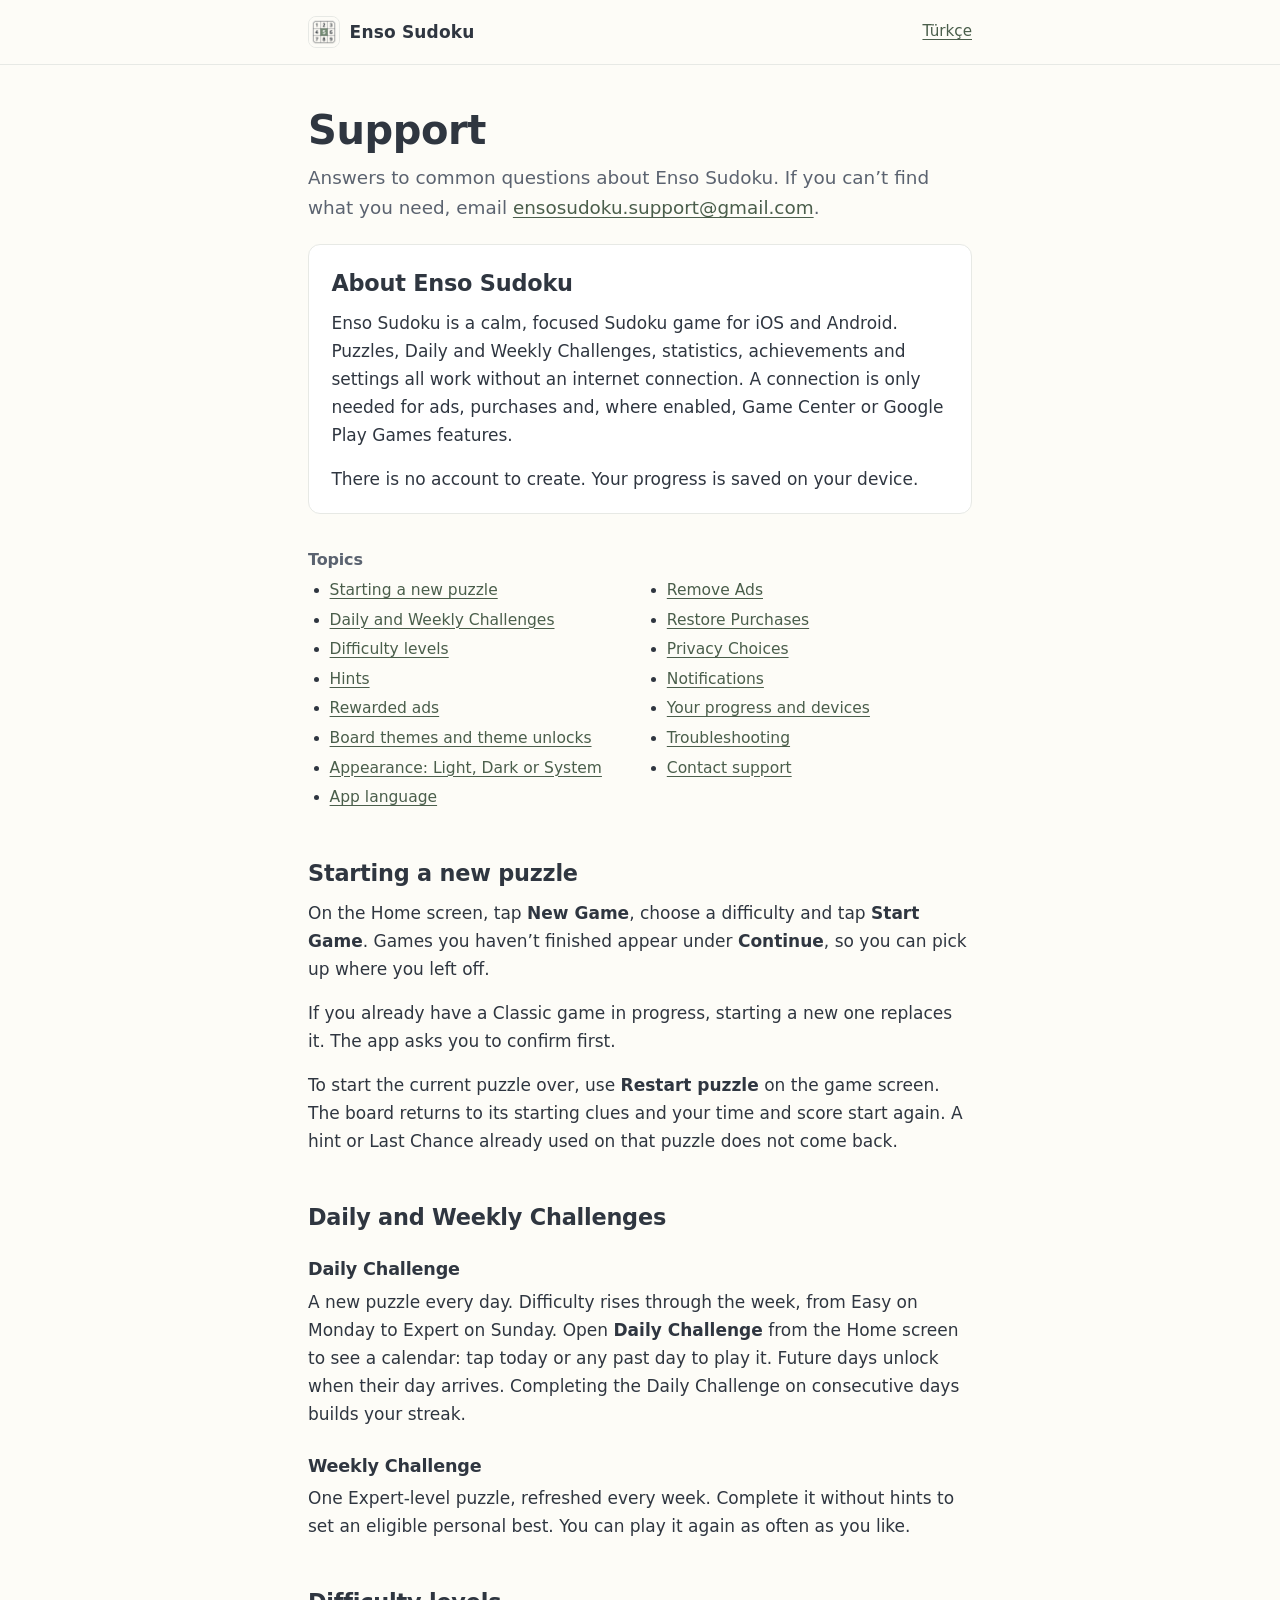
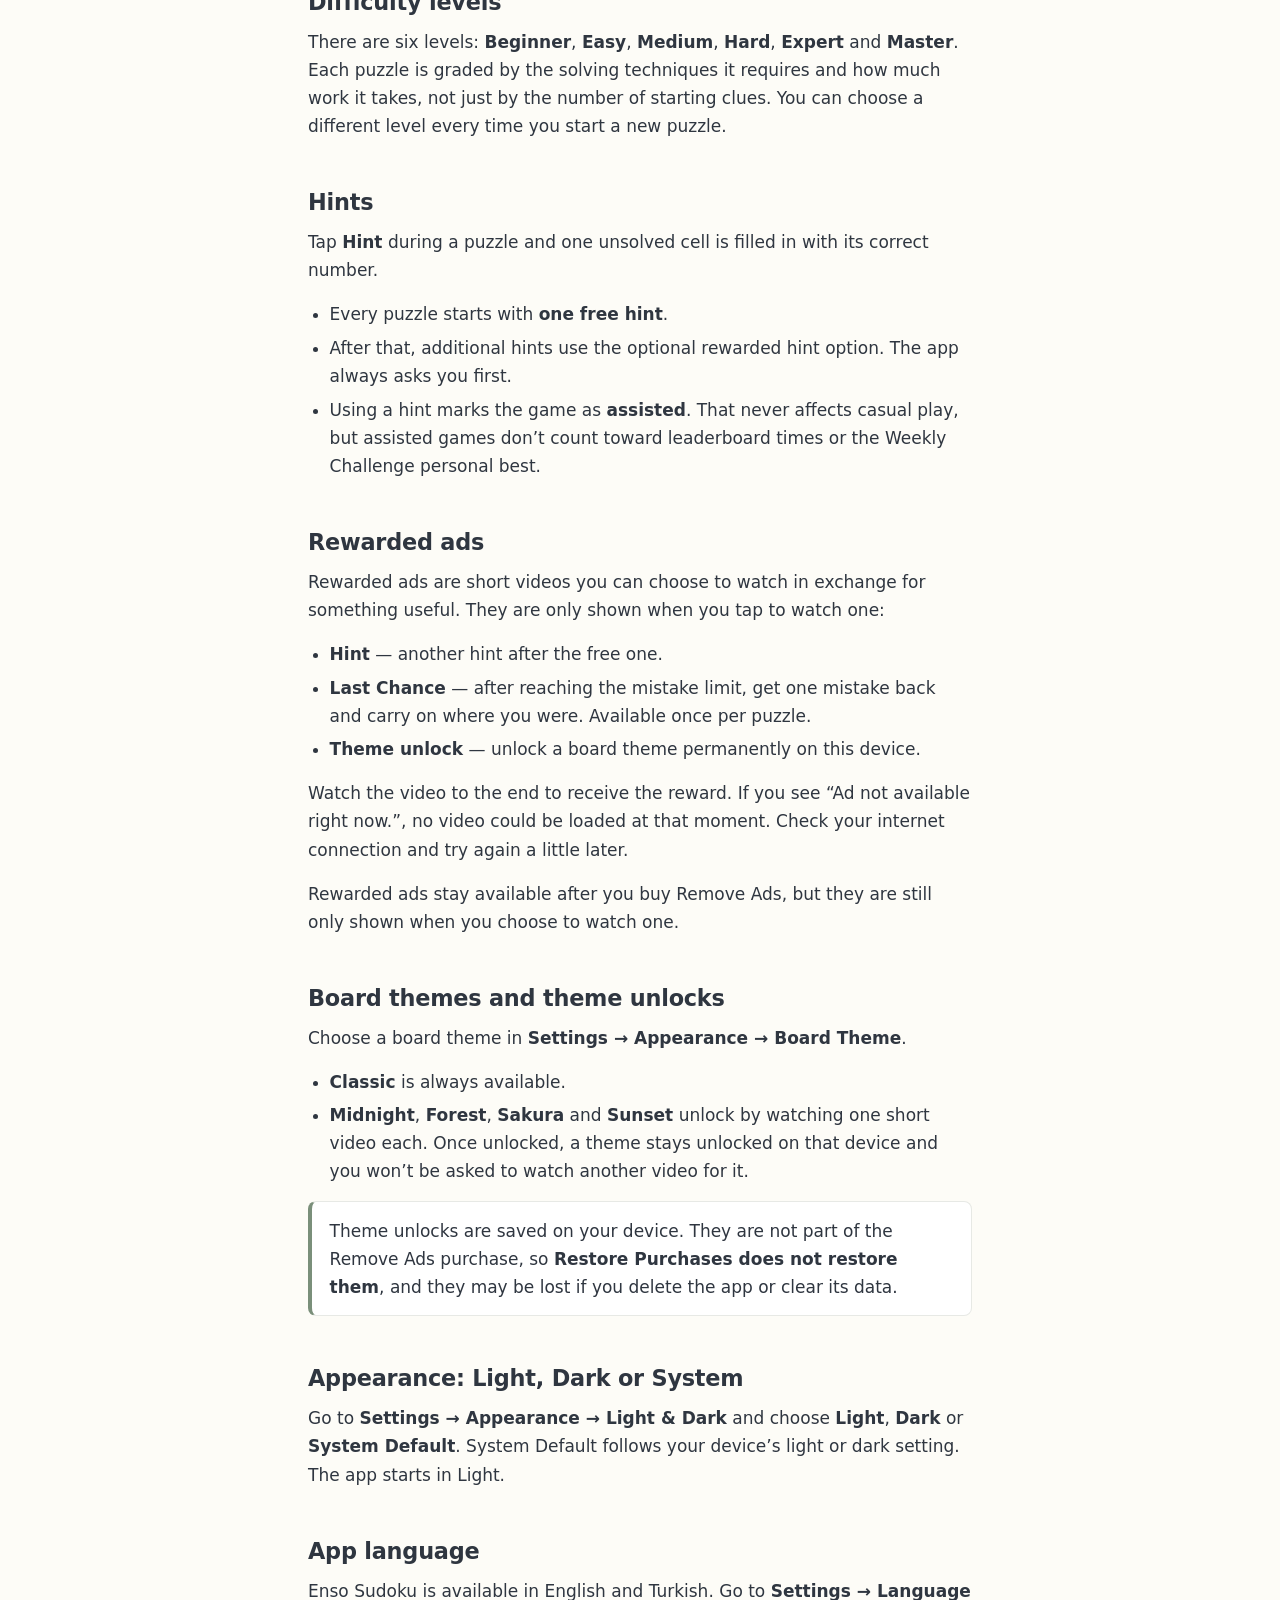
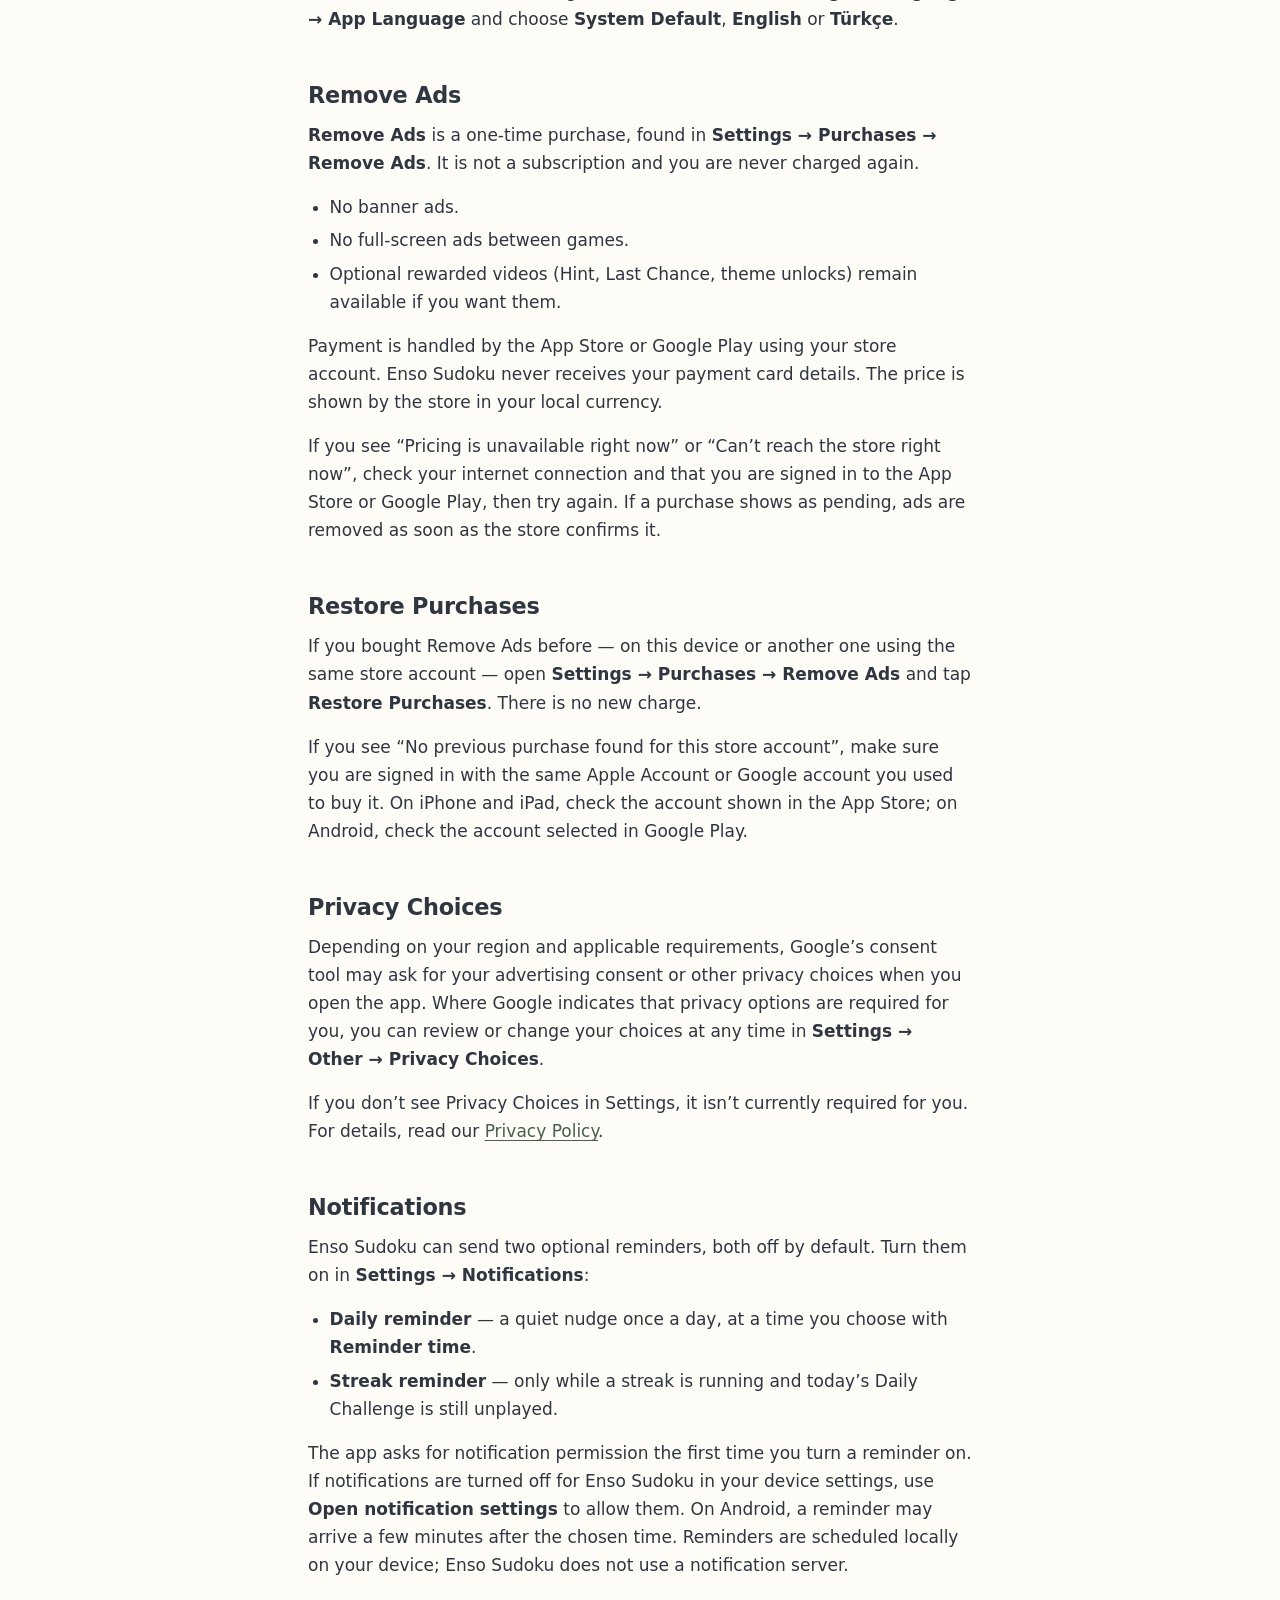
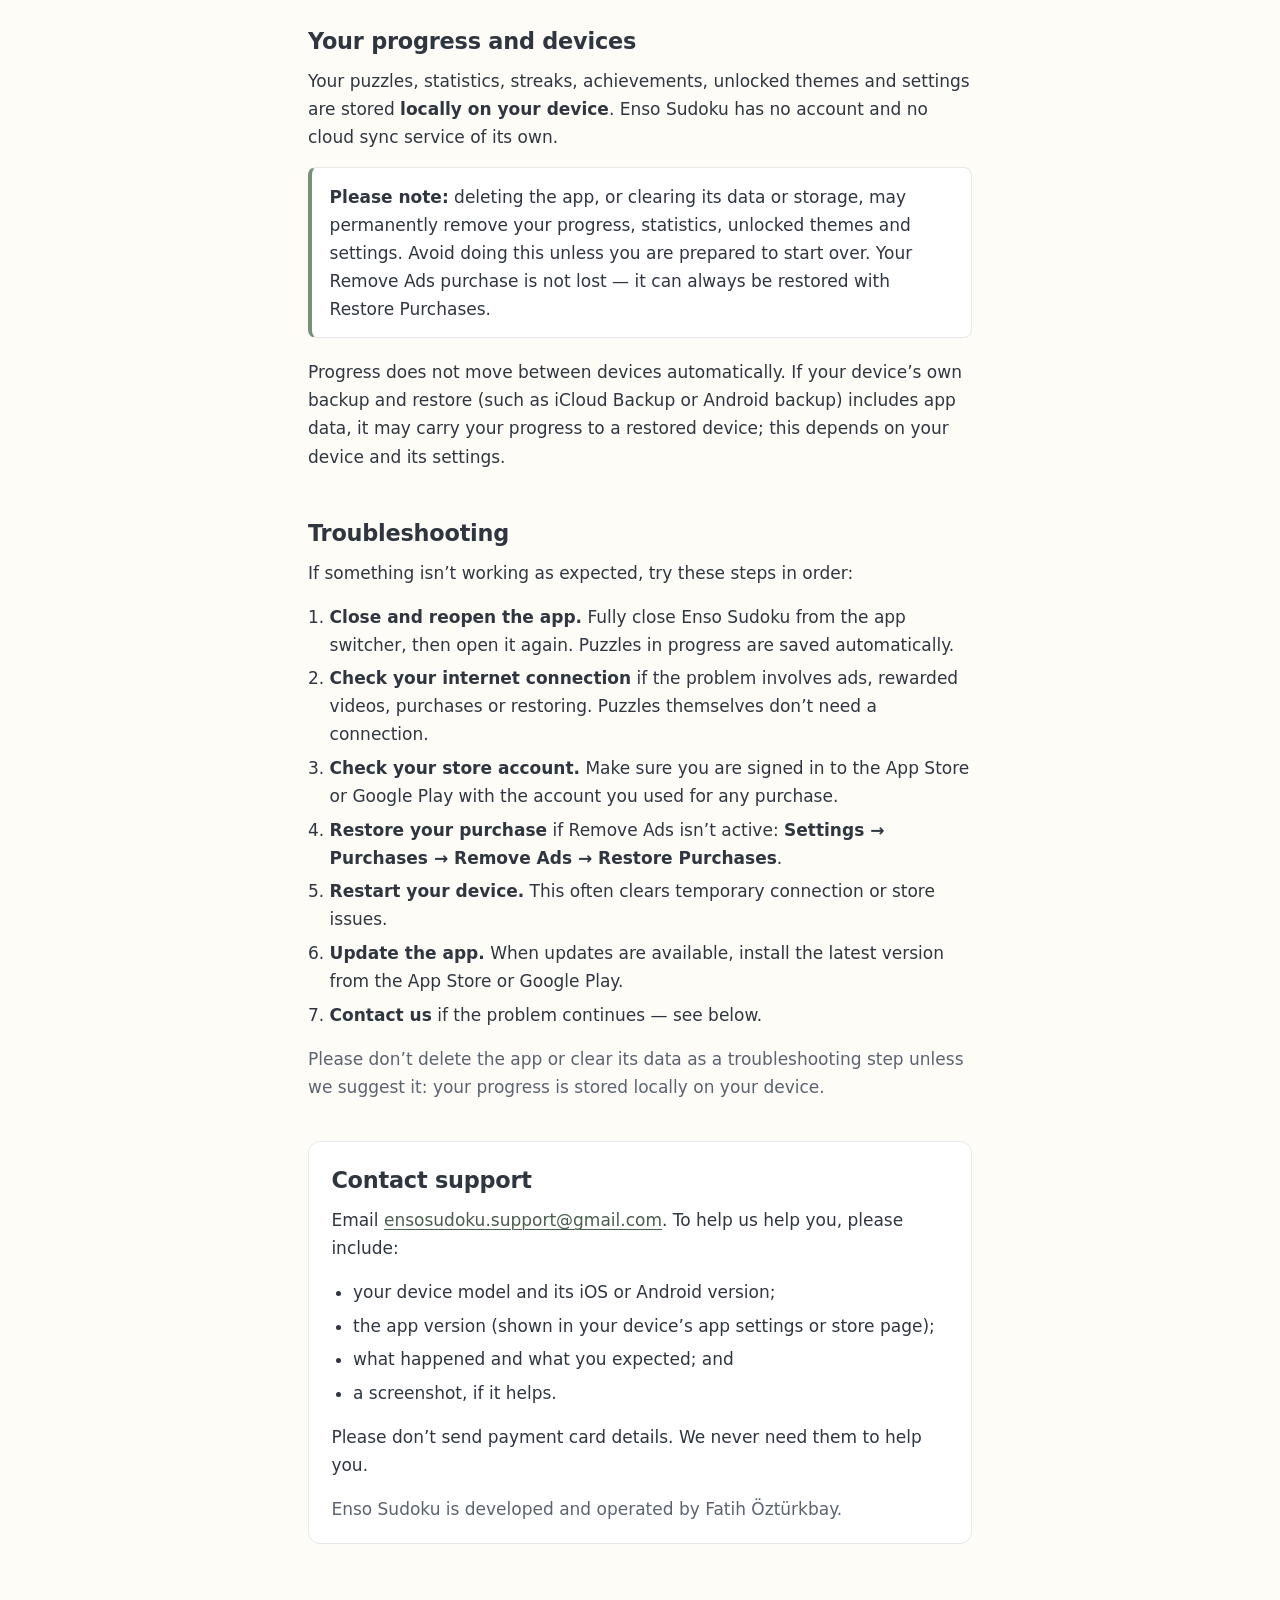
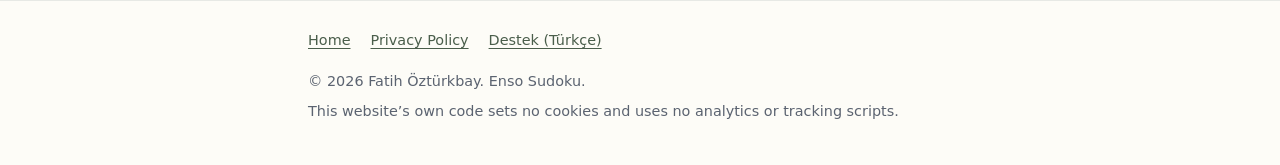
<file: support/index.html>
<!doctype html>
<html lang="en">
<head>
  <meta charset="utf-8">
  <meta name="viewport" content="width=device-width, initial-scale=1">
  <title>Support — Enso Sudoku</title>
  <meta name="description" content="Help for Enso Sudoku: starting puzzles, Daily and Weekly Challenges, hints, rewarded ads, board themes, Remove Ads, Restore Purchases, Privacy Choices, notifications and troubleshooting.">
  <link rel="canonical" href="https://ozturkbay.github.io/enso-sudoku-support/support/">
  <link rel="alternate" hreflang="en" href="https://ozturkbay.github.io/enso-sudoku-support/support/">
  <link rel="alternate" hreflang="tr" href="https://ozturkbay.github.io/enso-sudoku-support/support/tr/">
  <meta name="theme-color" content="#FDFCF7" media="(prefers-color-scheme: light)">
  <meta name="theme-color" content="#1F242B" media="(prefers-color-scheme: dark)">
  <link rel="icon" type="image/png" sizes="64x64" href="../assets/images/favicon.png">
  <link rel="apple-touch-icon" href="../assets/images/apple-touch-icon.png">
  <link rel="stylesheet" href="../assets/css/styles.css">
</head>
<body>
  <a class="skip-link" href="#main">Skip to content</a>

  <header class="site-header">
    <div class="container">
      <a class="brand" href="../">
        <img src="../assets/images/enso-icon.png" alt="" width="32" height="32">
        <span>Enso Sudoku</span>
      </a>
      <a class="lang-switch" href="tr/" hreflang="tr" lang="tr">Türkçe</a>
    </div>
  </header>

  <main id="main">
    <div class="container">
      <h1>Support</h1>
      <p class="lead">Answers to common questions about Enso Sudoku. If you can’t find what you need, email <a href="mailto:ensosudoku.support@gmail.com">ensosudoku.support@gmail.com</a>.</p>

      <section class="card" aria-labelledby="about">
        <h2 id="about">About Enso Sudoku</h2>
        <p>Enso Sudoku is a calm, focused Sudoku game for iOS and Android. Puzzles, Daily and Weekly Challenges, statistics, achievements and settings all work without an internet connection. A connection is only needed for ads, purchases and, where enabled, Game Center or Google Play Games features.</p>
        <p>There is no account to create. Your progress is saved on your device.</p>
      </section>

      <nav class="toc" aria-labelledby="toc-title">
        <h2 id="toc-title">Topics</h2>
        <ul>
          <li><a href="#new-puzzle">Starting a new puzzle</a></li>
          <li><a href="#daily-weekly">Daily and Weekly Challenges</a></li>
          <li><a href="#difficulty">Difficulty levels</a></li>
          <li><a href="#hints">Hints</a></li>
          <li><a href="#rewarded">Rewarded ads</a></li>
          <li><a href="#themes">Board themes and theme unlocks</a></li>
          <li><a href="#appearance">Appearance: Light, Dark or System</a></li>
          <li><a href="#language">App language</a></li>
          <li><a href="#remove-ads">Remove Ads</a></li>
          <li><a href="#restore">Restore Purchases</a></li>
          <li><a href="#privacy-choices">Privacy Choices</a></li>
          <li><a href="#notifications">Notifications</a></li>
          <li><a href="#progress">Your progress and devices</a></li>
          <li><a href="#troubleshooting">Troubleshooting</a></li>
          <li><a href="#contact">Contact support</a></li>
        </ul>
      </nav>

      <section aria-labelledby="new-puzzle">
        <h2 id="new-puzzle">Starting a new puzzle</h2>
        <p>On the Home screen, tap <span class="path">New Game</span>, choose a difficulty and tap <span class="path">Start Game</span>. Games you haven’t finished appear under <span class="path">Continue</span>, so you can pick up where you left off.</p>
        <p>If you already have a Classic game in progress, starting a new one replaces it. The app asks you to confirm first.</p>
        <p>To start the current puzzle over, use <span class="path">Restart puzzle</span> on the game screen. The board returns to its starting clues and your time and score start again. A hint or Last Chance already used on that puzzle does not come back.</p>
      </section>

      <section aria-labelledby="daily-weekly">
        <h2 id="daily-weekly">Daily and Weekly Challenges</h2>
        <h3>Daily Challenge</h3>
        <p>A new puzzle every day. Difficulty rises through the week, from Easy on Monday to Expert on Sunday. Open <span class="path">Daily Challenge</span> from the Home screen to see a calendar: tap today or any past day to play it. Future days unlock when their day arrives. Completing the Daily Challenge on consecutive days builds your streak.</p>
        <h3>Weekly Challenge</h3>
        <p>One Expert-level puzzle, refreshed every week. Complete it without hints to set an eligible personal best. You can play it again as often as you like.</p>
      </section>

      <section aria-labelledby="difficulty">
        <h2 id="difficulty">Difficulty levels</h2>
        <p>There are six levels: <strong>Beginner</strong>, <strong>Easy</strong>, <strong>Medium</strong>, <strong>Hard</strong>, <strong>Expert</strong> and <strong>Master</strong>. Each puzzle is graded by the solving techniques it requires and how much work it takes, not just by the number of starting clues. You can choose a different level every time you start a new puzzle.</p>
      </section>

      <section aria-labelledby="hints">
        <h2 id="hints">Hints</h2>
        <p>Tap <span class="path">Hint</span> during a puzzle and one unsolved cell is filled in with its correct number.</p>
        <ul>
          <li>Every puzzle starts with <strong>one free hint</strong>.</li>
          <li>After that, additional hints use the optional rewarded hint option. The app always asks you first.</li>
          <li>Using a hint marks the game as <strong>assisted</strong>. That never affects casual play, but assisted games don’t count toward leaderboard times or the Weekly Challenge personal best.</li>
        </ul>
      </section>

      <section aria-labelledby="rewarded">
        <h2 id="rewarded">Rewarded ads</h2>
        <p>Rewarded ads are short videos you can choose to watch in exchange for something useful. They are only shown when you tap to watch one:</p>
        <ul>
          <li><strong>Hint</strong> — another hint after the free one.</li>
          <li><strong>Last Chance</strong> — after reaching the mistake limit, get one mistake back and carry on where you were. Available once per puzzle.</li>
          <li><strong>Theme unlock</strong> — unlock a board theme permanently on this device.</li>
        </ul>
        <p>Watch the video to the end to receive the reward. If you see “Ad not available right now.”, no video could be loaded at that moment. Check your internet connection and try again a little later.</p>
        <p>Rewarded ads stay available after you buy Remove Ads, but they are still only shown when you choose to watch one.</p>
      </section>

      <section aria-labelledby="themes">
        <h2 id="themes">Board themes and theme unlocks</h2>
        <p>Choose a board theme in <span class="path">Settings → Appearance → Board Theme</span>.</p>
        <ul>
          <li><strong>Classic</strong> is always available.</li>
          <li><strong>Midnight</strong>, <strong>Forest</strong>, <strong>Sakura</strong> and <strong>Sunset</strong> unlock by watching one short video each. Once unlocked, a theme stays unlocked on that device and you won’t be asked to watch another video for it.</li>
        </ul>
        <p class="note">Theme unlocks are saved on your device. They are not part of the Remove Ads purchase, so <strong>Restore Purchases does not restore them</strong>, and they may be lost if you delete the app or clear its data.</p>
      </section>

      <section aria-labelledby="appearance">
        <h2 id="appearance">Appearance: Light, Dark or System</h2>
        <p>Go to <span class="path">Settings → Appearance → Light &amp; Dark</span> and choose <strong>Light</strong>, <strong>Dark</strong> or <strong>System Default</strong>. System Default follows your device’s light or dark setting. The app starts in Light.</p>
      </section>

      <section aria-labelledby="language">
        <h2 id="language">App language</h2>
        <p>Enso Sudoku is available in English and Turkish. Go to <span class="path">Settings → Language → App Language</span> and choose <strong>System Default</strong>, <strong>English</strong> or <strong>Türkçe</strong>.</p>
      </section>

      <section aria-labelledby="remove-ads">
        <h2 id="remove-ads">Remove Ads</h2>
        <p><strong>Remove Ads</strong> is a one-time purchase, found in <span class="path">Settings → Purchases → Remove Ads</span>. It is not a subscription and you are never charged again.</p>
        <ul>
          <li>No banner ads.</li>
          <li>No full-screen ads between games.</li>
          <li>Optional rewarded videos (Hint, Last Chance, theme unlocks) remain available if you want them.</li>
        </ul>
        <p>Payment is handled by the App Store or Google Play using your store account. Enso Sudoku never receives your payment card details. The price is shown by the store in your local currency.</p>
        <p>If you see “Pricing is unavailable right now” or “Can’t reach the store right now”, check your internet connection and that you are signed in to the App Store or Google Play, then try again. If a purchase shows as pending, ads are removed as soon as the store confirms it.</p>
      </section>

      <section aria-labelledby="restore">
        <h2 id="restore">Restore Purchases</h2>
        <p>If you bought Remove Ads before — on this device or another one using the same store account — open <span class="path">Settings → Purchases → Remove Ads</span> and tap <span class="path">Restore Purchases</span>. There is no new charge.</p>
        <p>If you see “No previous purchase found for this store account”, make sure you are signed in with the same Apple Account or Google account you used to buy it. On iPhone and iPad, check the account shown in the App Store; on Android, check the account selected in Google Play.</p>
      </section>

      <section aria-labelledby="privacy-choices">
        <h2 id="privacy-choices">Privacy Choices</h2>
        <p>Depending on your region and applicable requirements, Google’s consent tool may ask for your advertising consent or other privacy choices when you open the app. Where Google indicates that privacy options are required for you, you can review or change your choices at any time in <span class="path">Settings → Other → Privacy Choices</span>.</p>
        <p>If you don’t see Privacy Choices in Settings, it isn’t currently required for you. For details, read our <a href="../privacy/">Privacy Policy</a>.</p>
      </section>

      <section aria-labelledby="notifications">
        <h2 id="notifications">Notifications</h2>
        <p>Enso Sudoku can send two optional reminders, both off by default. Turn them on in <span class="path">Settings → Notifications</span>:</p>
        <ul>
          <li><strong>Daily reminder</strong> — a quiet nudge once a day, at a time you choose with <span class="path">Reminder time</span>.</li>
          <li><strong>Streak reminder</strong> — only while a streak is running and today’s Daily Challenge is still unplayed.</li>
        </ul>
        <p>The app asks for notification permission the first time you turn a reminder on. If notifications are turned off for Enso Sudoku in your device settings, use <span class="path">Open notification settings</span> to allow them. On Android, a reminder may arrive a few minutes after the chosen time. Reminders are scheduled locally on your device; Enso Sudoku does not use a notification server.</p>
      </section>

      <section aria-labelledby="progress">
        <h2 id="progress">Your progress and devices</h2>
        <p>Your puzzles, statistics, streaks, achievements, unlocked themes and settings are stored <strong>locally on your device</strong>. Enso Sudoku has no account and no cloud sync service of its own.</p>
        <div class="note">
          <p><strong>Please note:</strong> deleting the app, or clearing its data or storage, may permanently remove your progress, statistics, unlocked themes and settings. Avoid doing this unless you are prepared to start over. Your Remove Ads purchase is not lost — it can always be restored with Restore Purchases.</p>
        </div>
        <p>Progress does not move between devices automatically. If your device’s own backup and restore (such as iCloud Backup or Android backup) includes app data, it may carry your progress to a restored device; this depends on your device and its settings.</p>
      </section>

      <section aria-labelledby="troubleshooting">
        <h2 id="troubleshooting">Troubleshooting</h2>
        <p>If something isn’t working as expected, try these steps in order:</p>
        <ol>
          <li><strong>Close and reopen the app.</strong> Fully close Enso Sudoku from the app switcher, then open it again. Puzzles in progress are saved automatically.</li>
          <li><strong>Check your internet connection</strong> if the problem involves ads, rewarded videos, purchases or restoring. Puzzles themselves don’t need a connection.</li>
          <li><strong>Check your store account.</strong> Make sure you are signed in to the App Store or Google Play with the account you used for any purchase.</li>
          <li><strong>Restore your purchase</strong> if Remove Ads isn’t active: <span class="path">Settings → Purchases → Remove Ads → Restore Purchases</span>.</li>
          <li><strong>Restart your device.</strong> This often clears temporary connection or store issues.</li>
          <li><strong>Update the app.</strong> When updates are available, install the latest version from the App Store or Google Play.</li>
          <li><strong>Contact us</strong> if the problem continues — see below.</li>
        </ol>
        <p class="muted">Please don’t delete the app or clear its data as a troubleshooting step unless we suggest it: your progress is stored locally on your device.</p>
      </section>

      <section class="card contact" aria-labelledby="contact">
        <h2 id="contact">Contact support</h2>
        <p>Email <a href="mailto:ensosudoku.support@gmail.com?subject=Enso%20Sudoku%20Support">ensosudoku.support@gmail.com</a>. To help us help you, please include:</p>
        <ul>
          <li>your device model and its iOS or Android version;</li>
          <li>the app version (shown in your device’s app settings or store page);</li>
          <li>what happened and what you expected; and</li>
          <li>a screenshot, if it helps.</li>
        </ul>
        <p>Please don’t send payment card details. We never need them to help you.</p>
        <p class="muted">Enso Sudoku is developed and operated by Fatih Öztürkbay.</p>
      </section>
    </div>
  </main>

  <footer class="site-footer">
    <div class="container">
      <nav aria-label="Footer">
        <ul>
          <li><a href="../">Home</a></li>
          <li><a href="../privacy/">Privacy Policy</a></li>
          <li><a href="tr/" hreflang="tr" lang="tr">Destek (Türkçe)</a></li>
        </ul>
      </nav>
      <p>&copy; 2026 Fatih Öztürkbay. Enso Sudoku.</p>
      <p>This website’s own code sets no cookies and uses no analytics or tracking scripts.</p>
    </div>
  </footer>
</body>
</html>
</file>
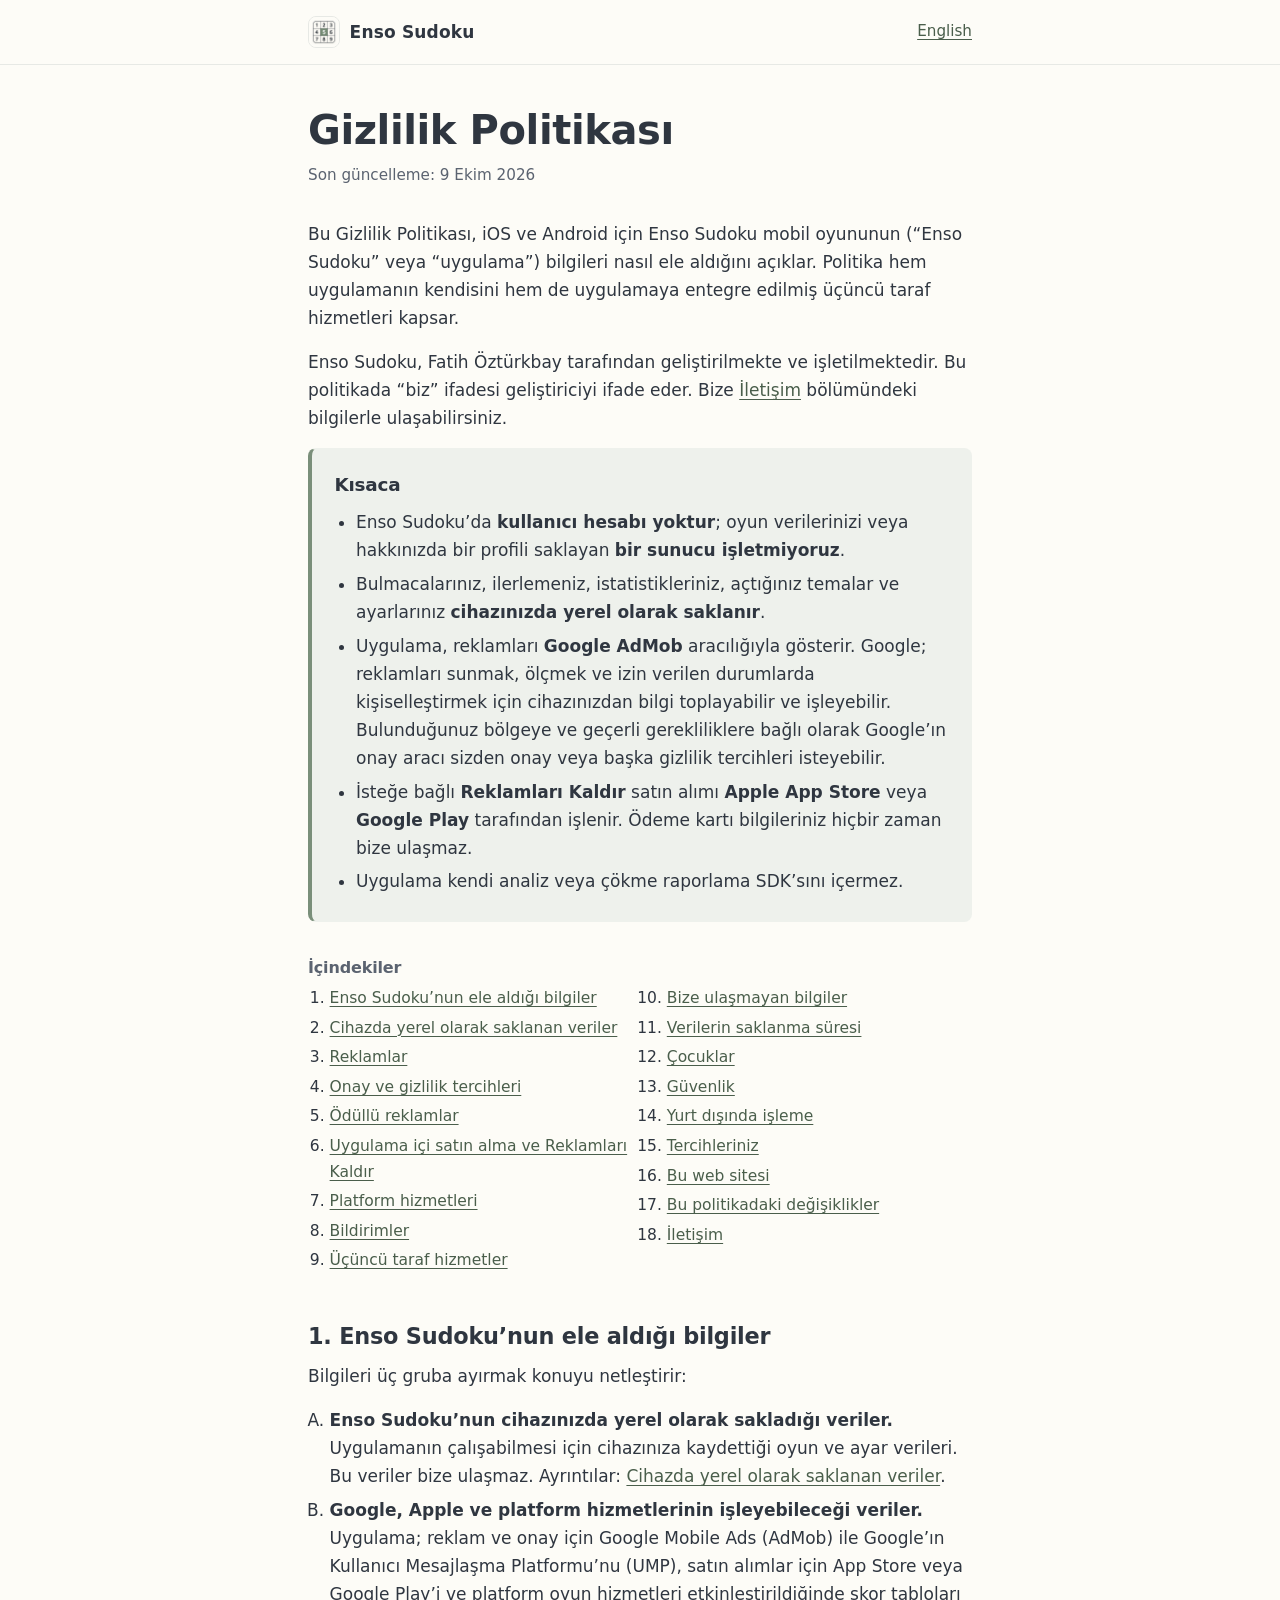
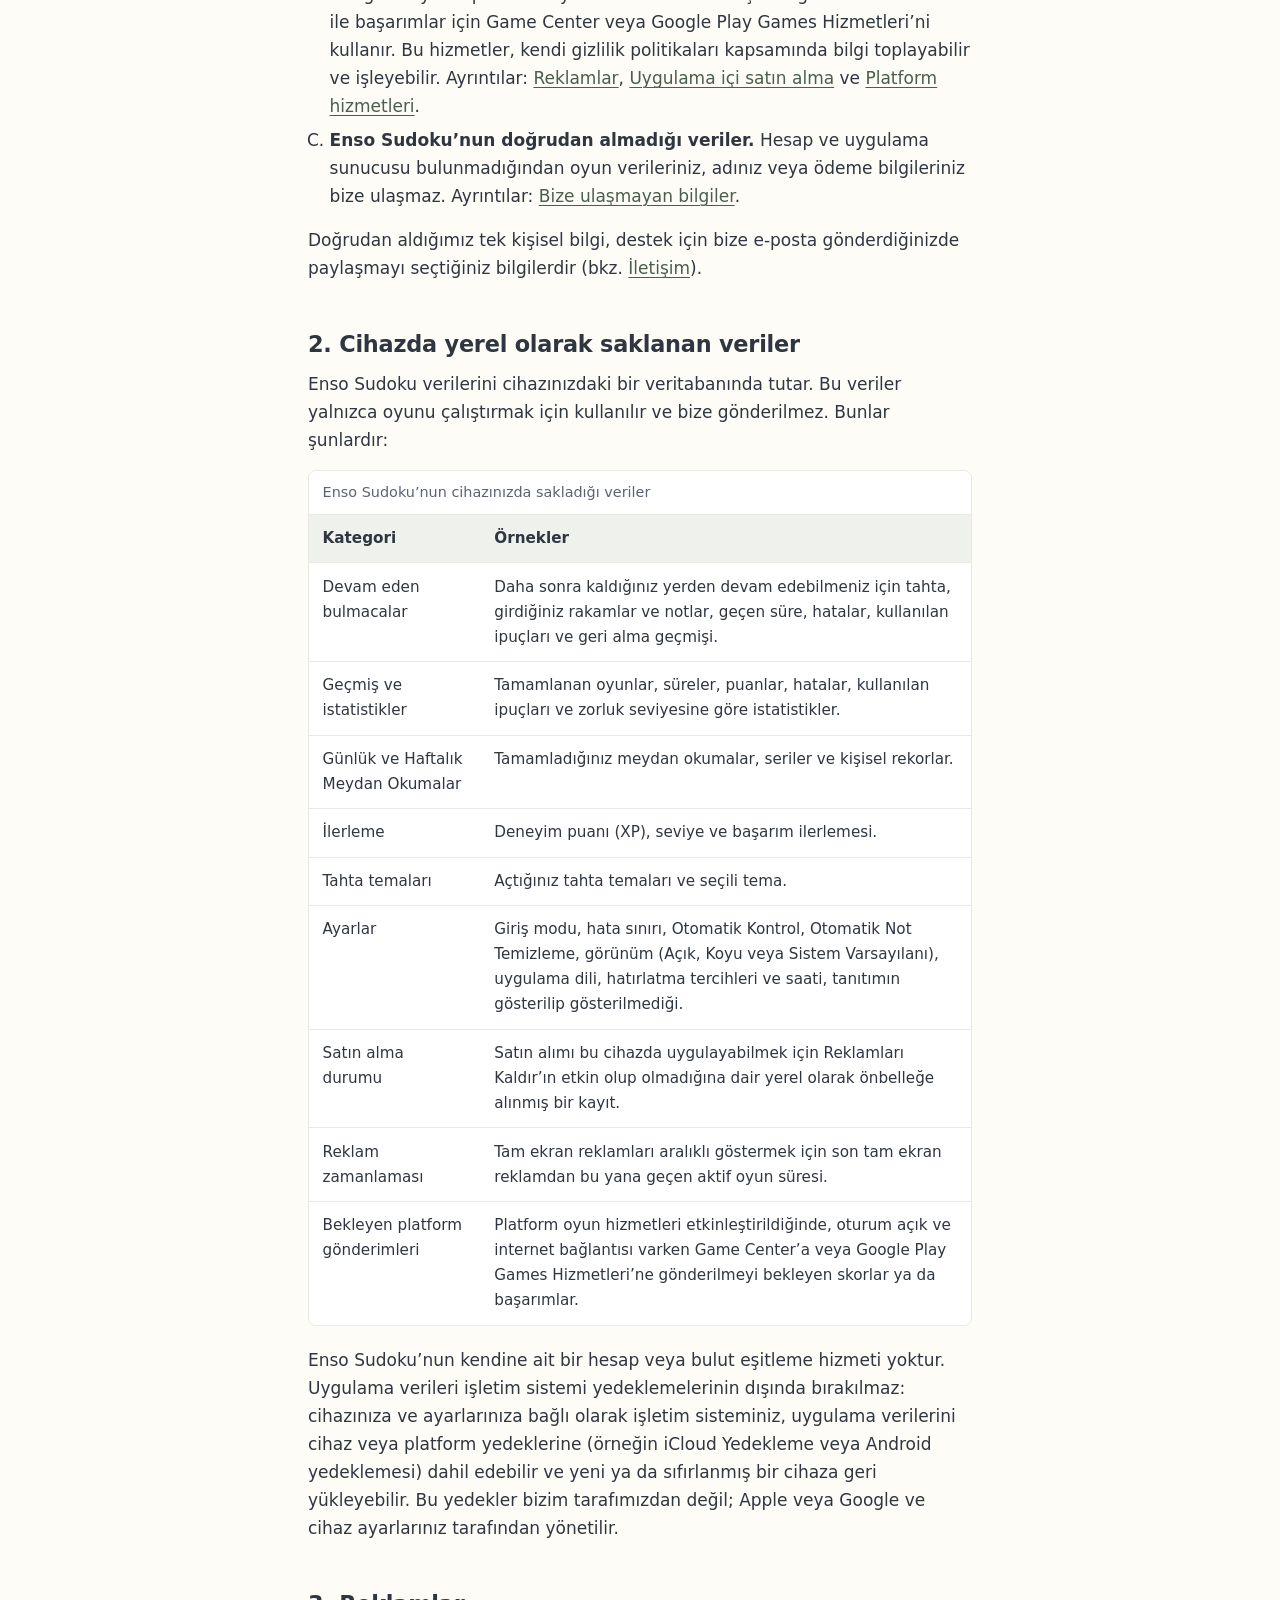
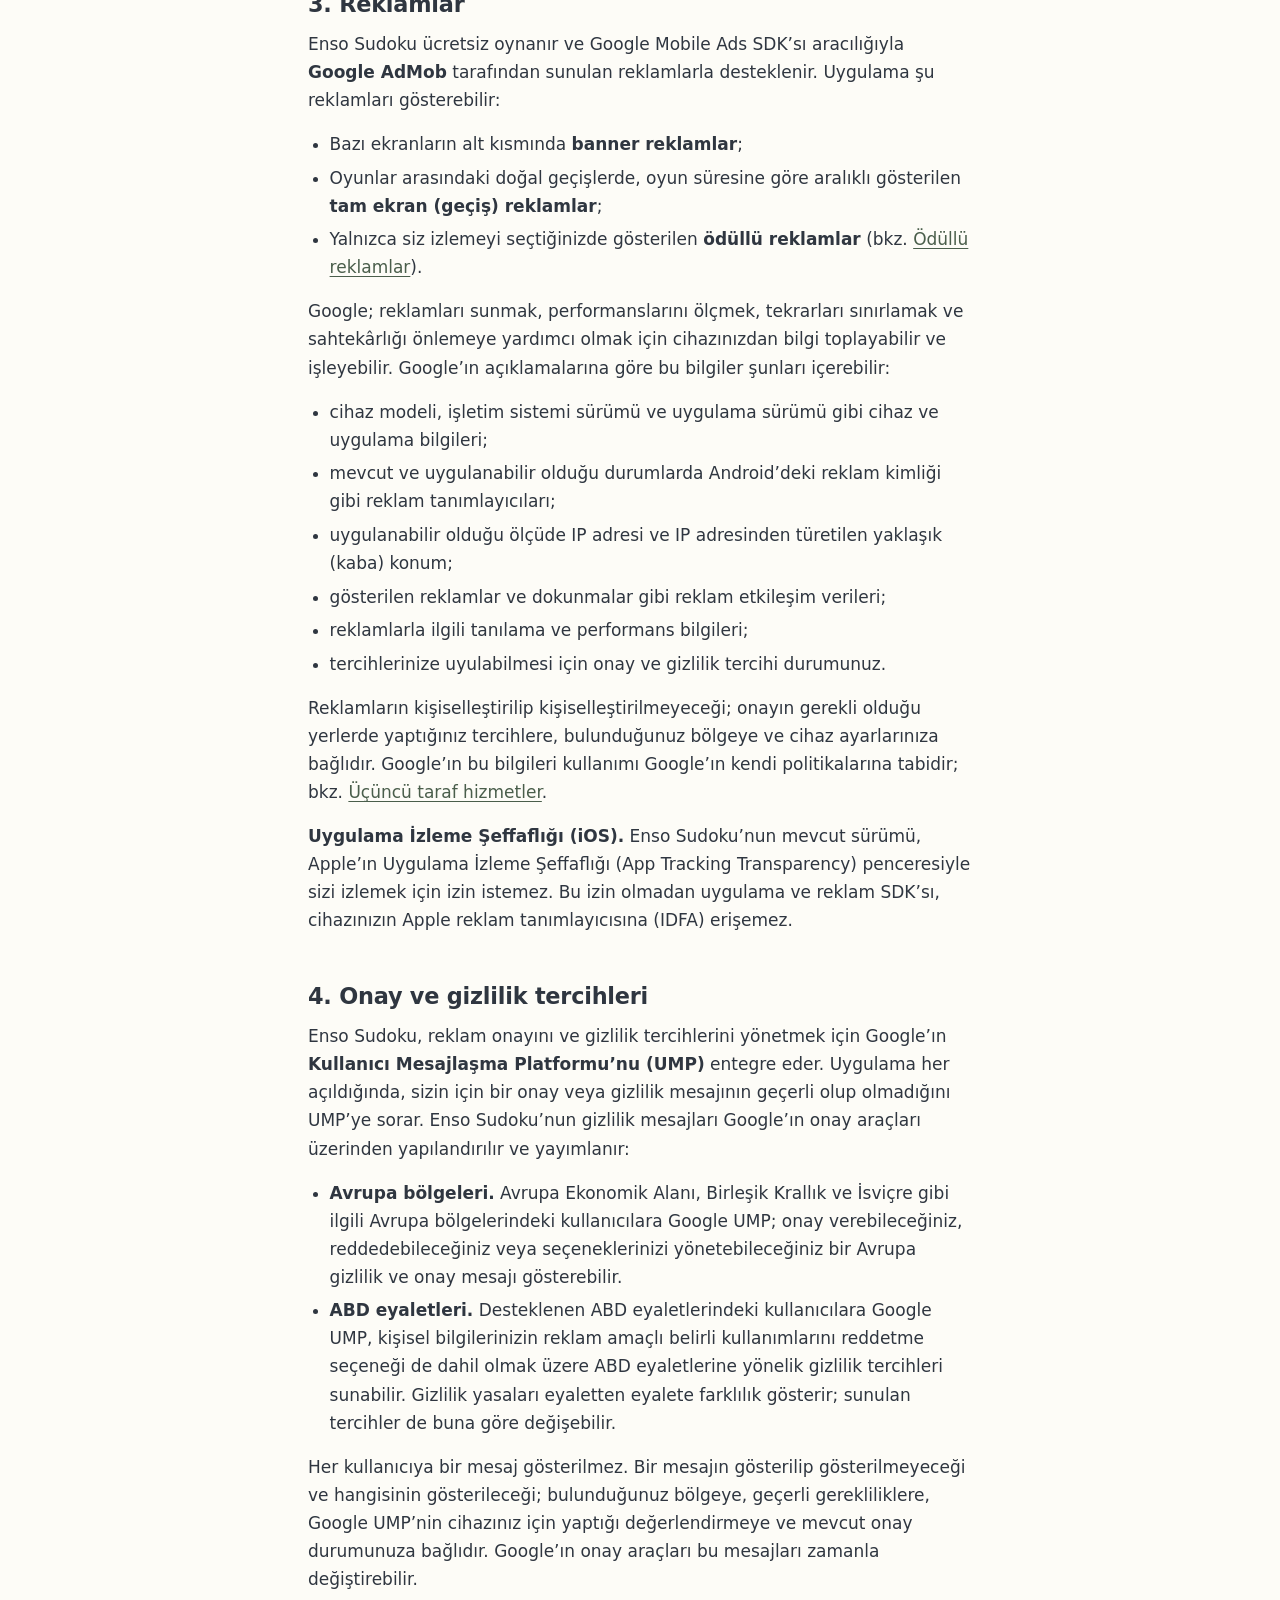
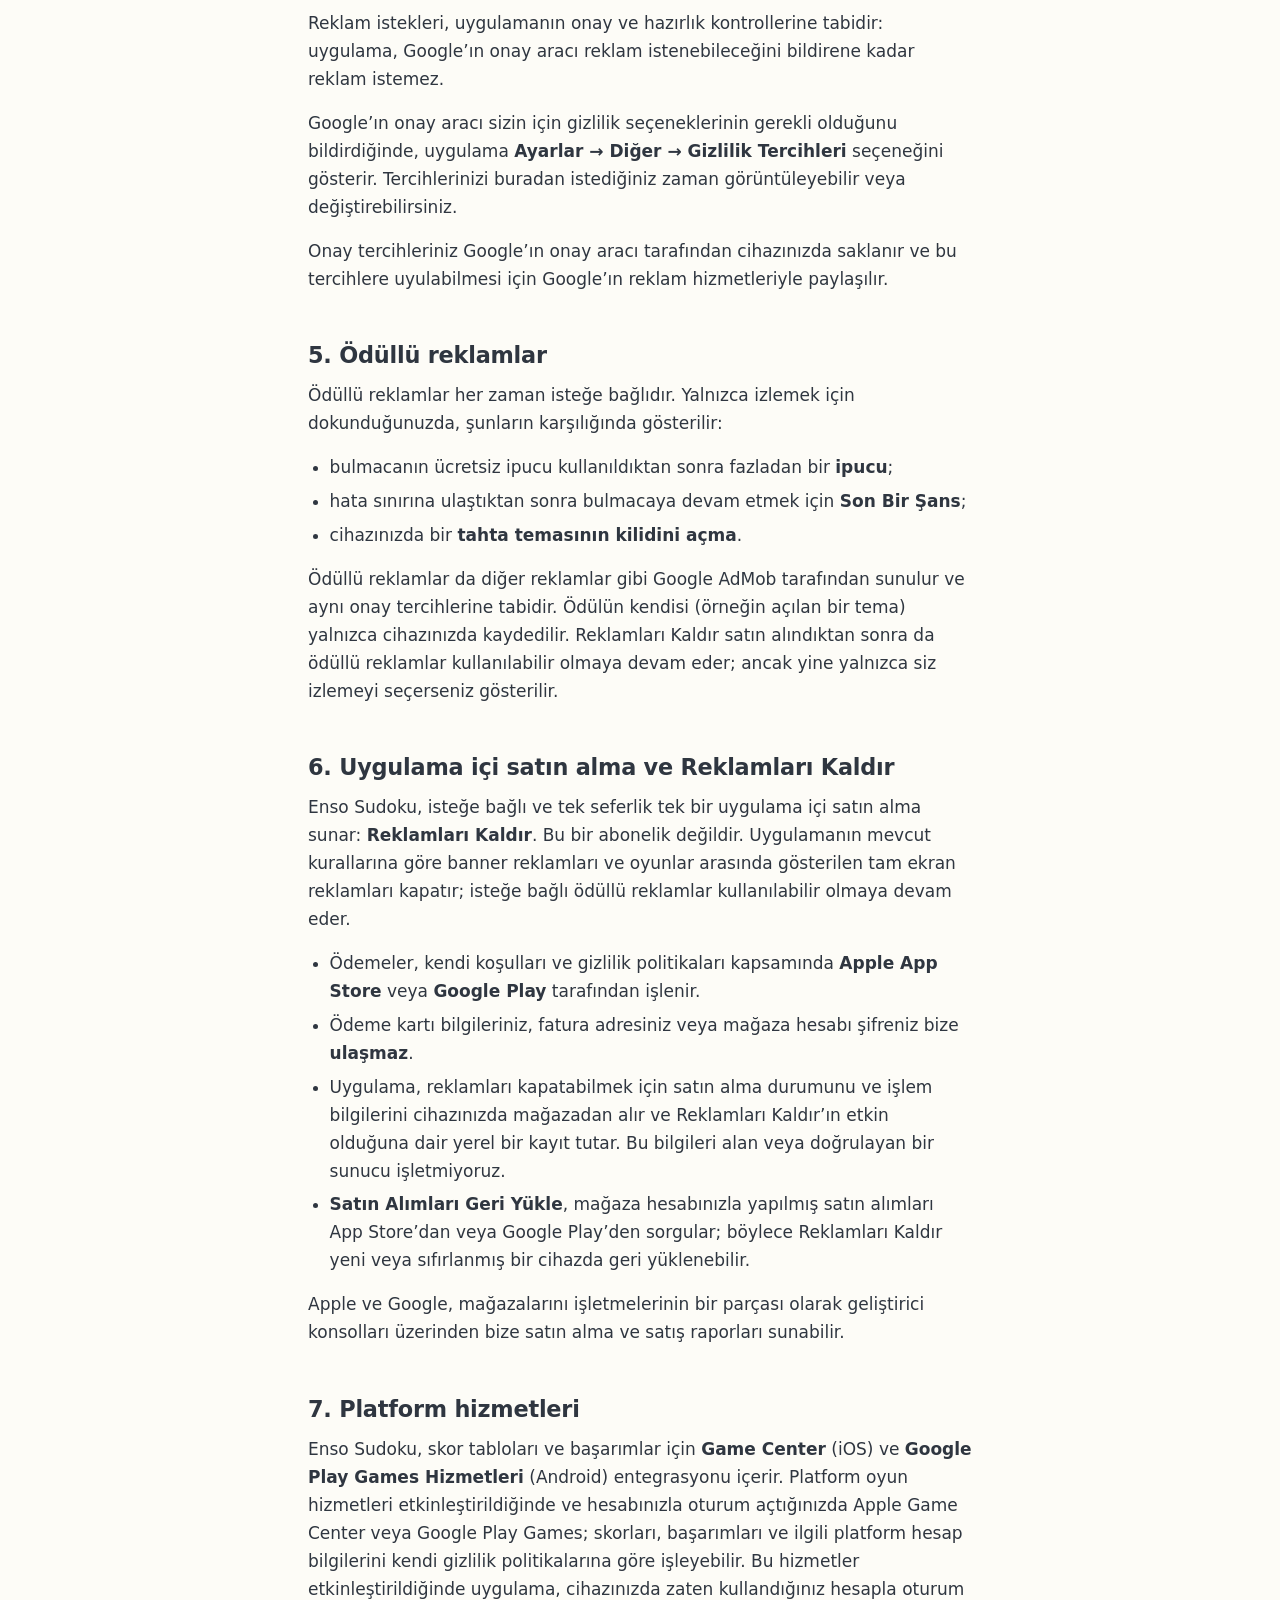
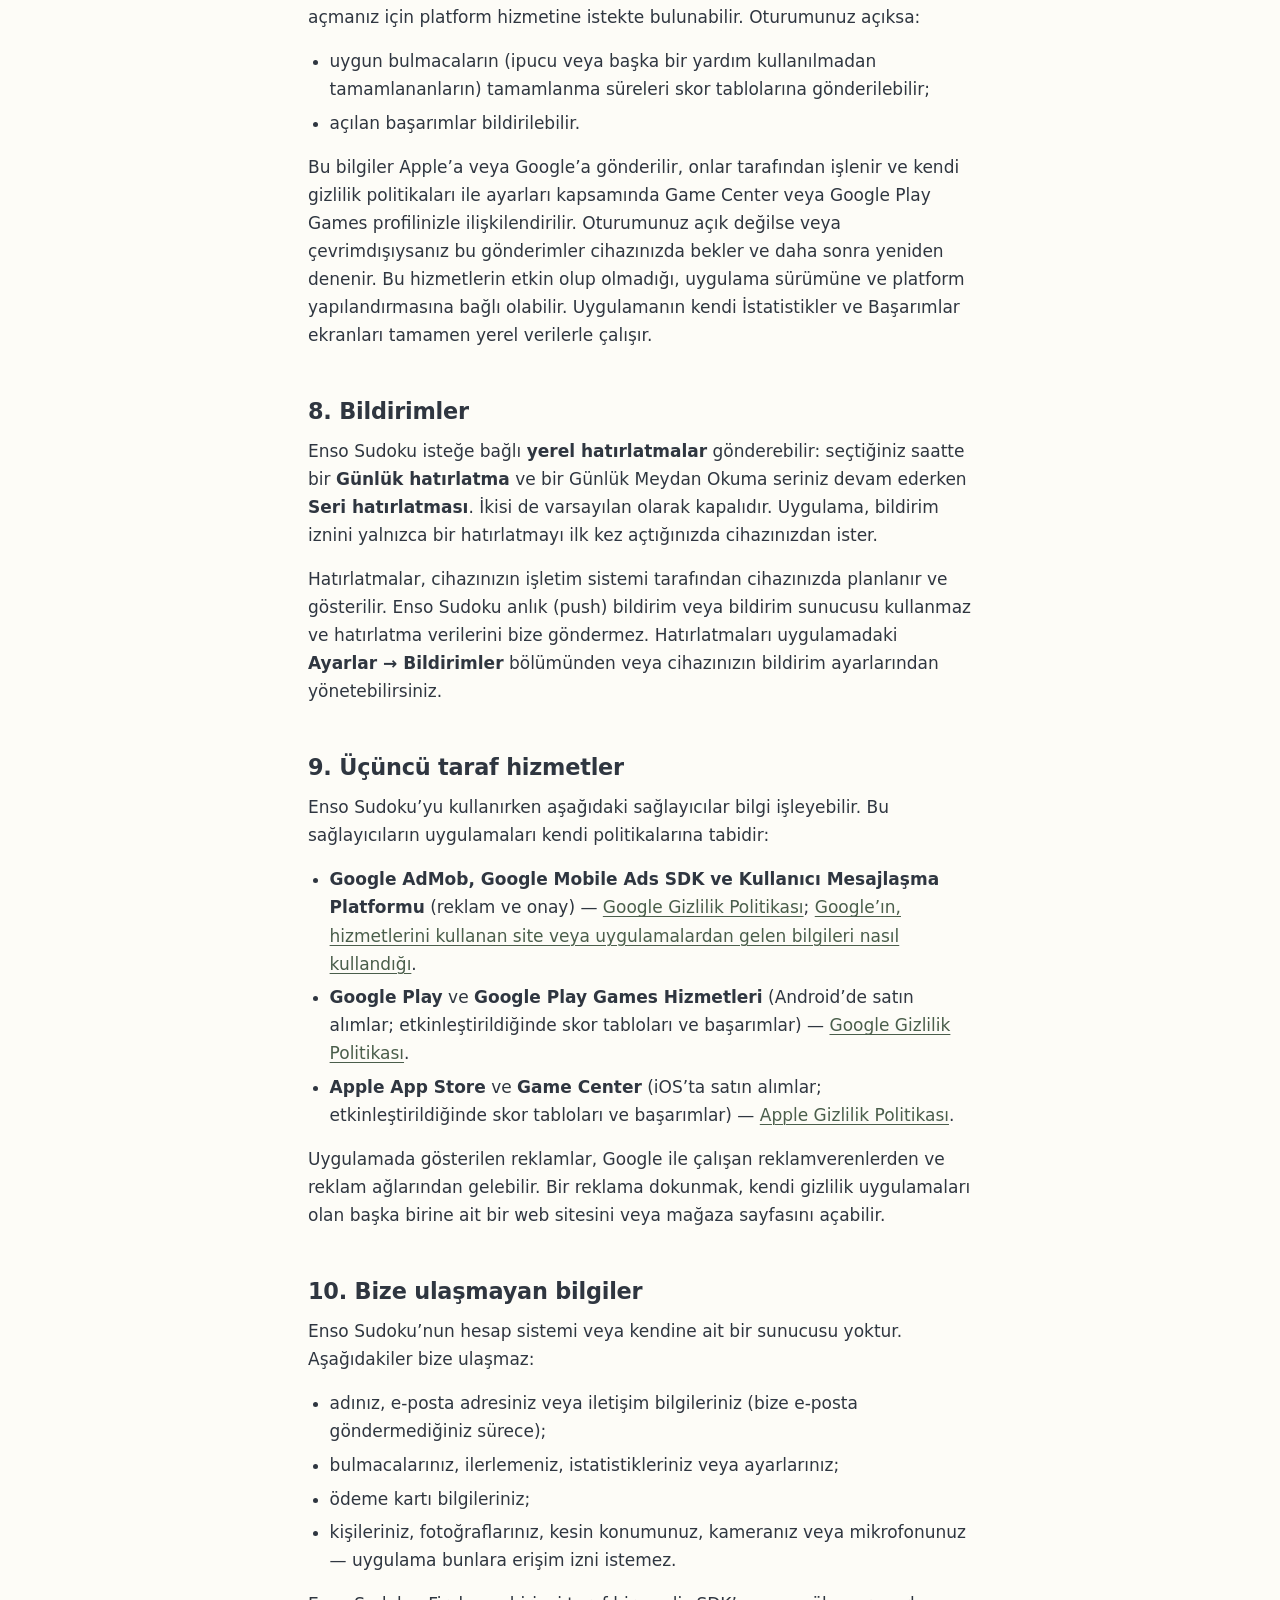
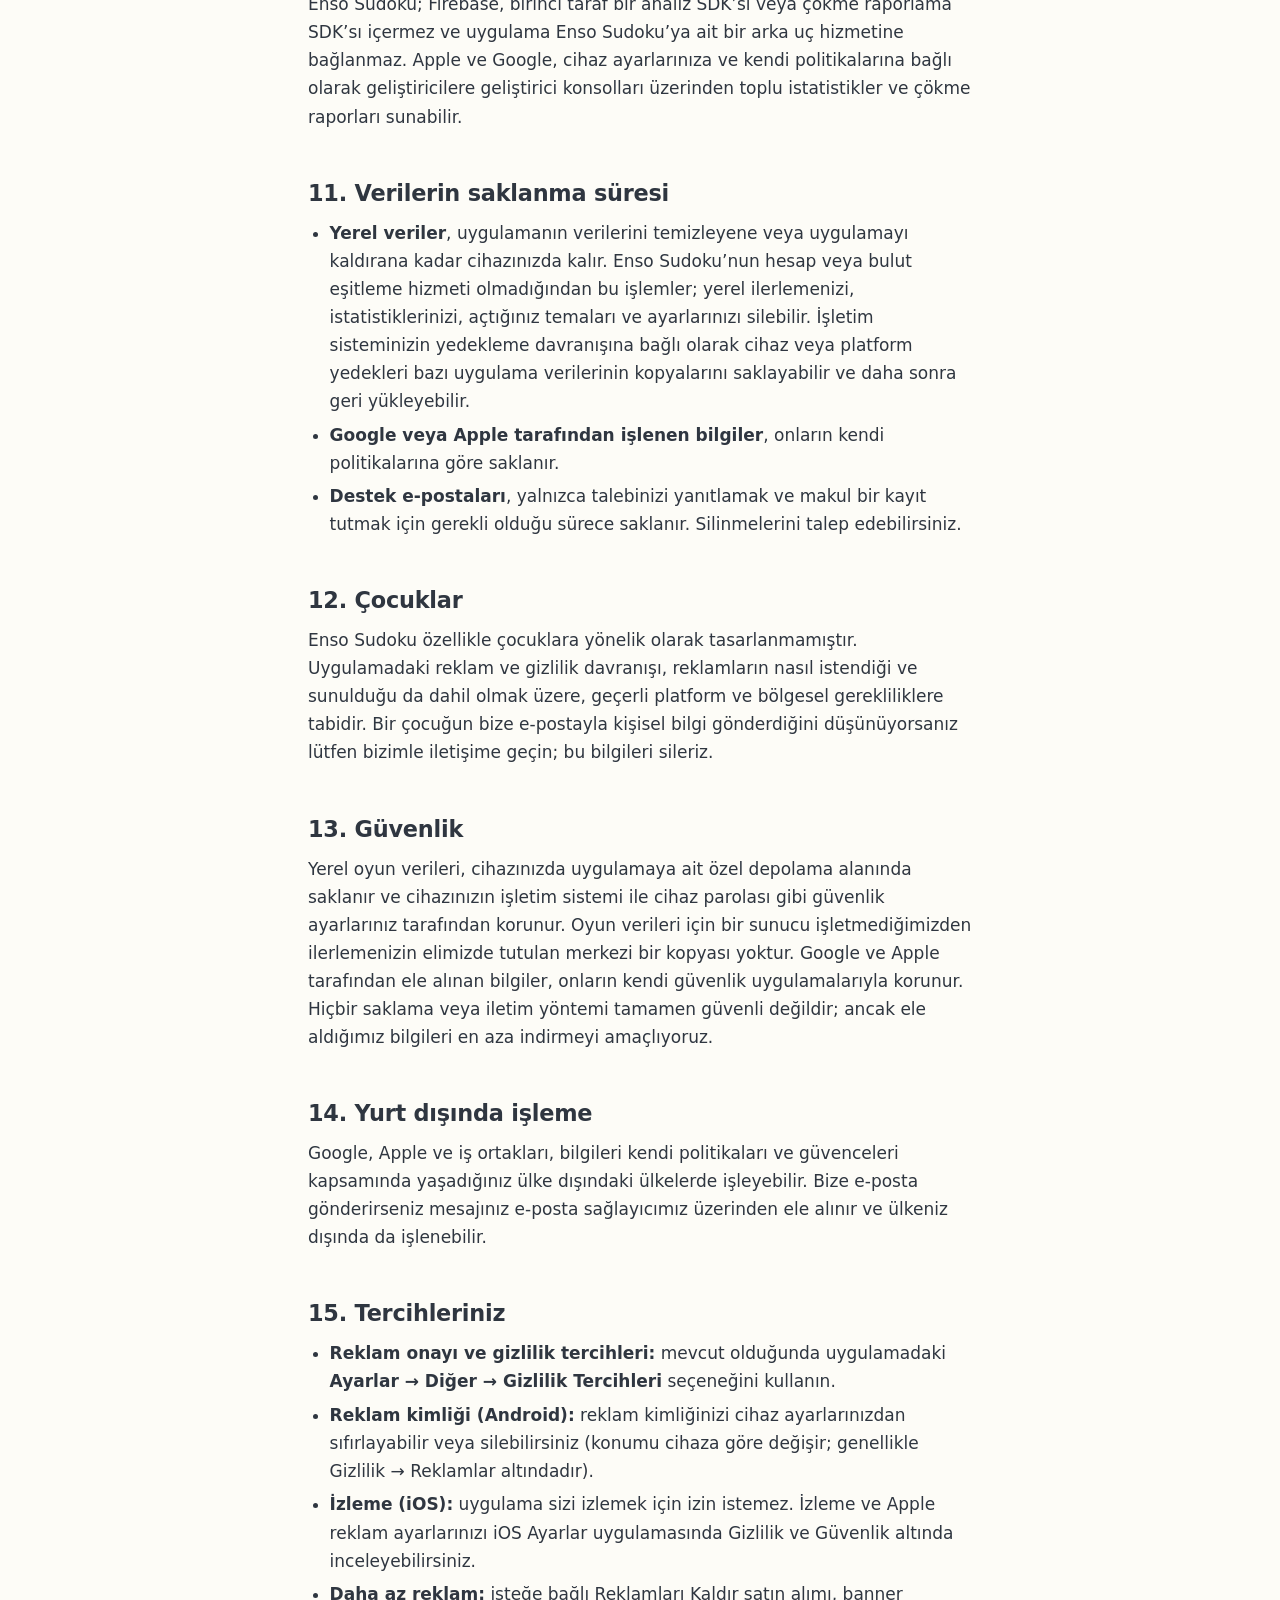
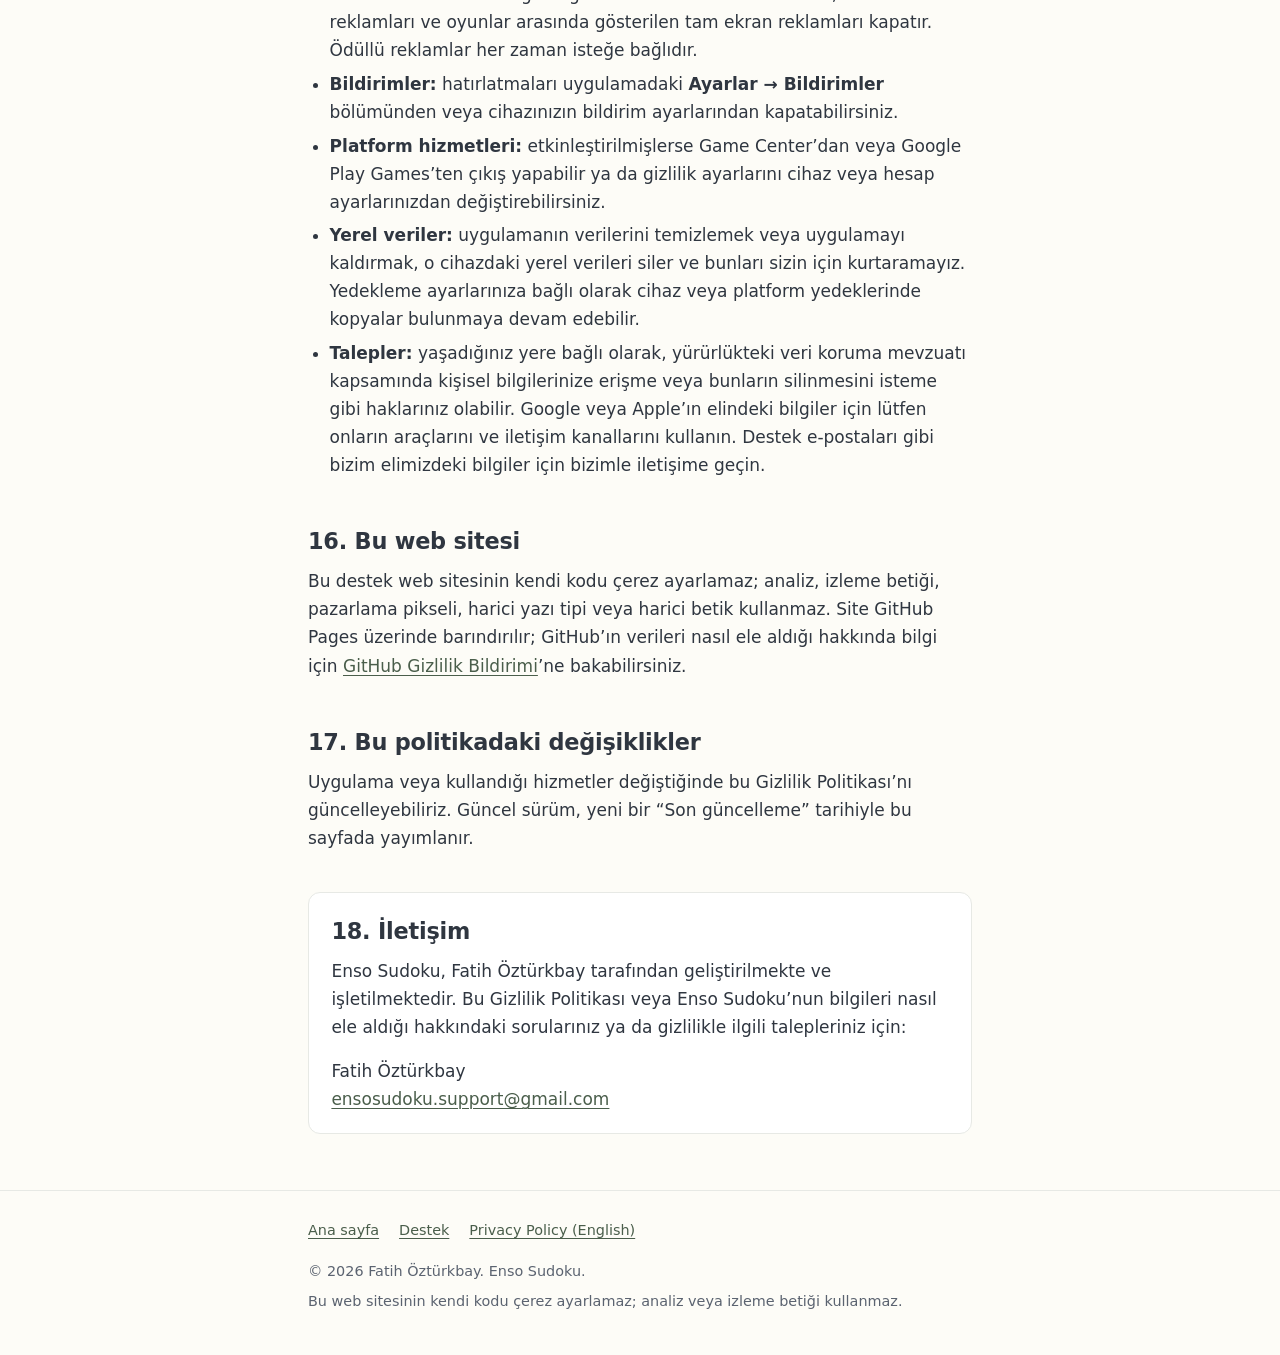
<file: privacy/tr/index.html>
<!doctype html>
<html lang="tr">
<head>
  <meta charset="utf-8">
  <meta name="viewport" content="width=device-width, initial-scale=1">
  <title>Gizlilik Politikası — Enso Sudoku</title>
  <meta name="description" content="Enso Sudoku mobil oyununun Gizlilik Politikası: cihazınızda neler saklanır; reklamlar, onay, satın alımlar ve platform hizmetleri nasıl çalışır; bize nasıl ulaşabilirsiniz.">
  <link rel="canonical" href="https://ozturkbay.github.io/enso-sudoku-support/privacy/tr/">
  <link rel="alternate" hreflang="en" href="https://ozturkbay.github.io/enso-sudoku-support/privacy/">
  <link rel="alternate" hreflang="tr" href="https://ozturkbay.github.io/enso-sudoku-support/privacy/tr/">
  <meta name="theme-color" content="#FDFCF7" media="(prefers-color-scheme: light)">
  <meta name="theme-color" content="#1F242B" media="(prefers-color-scheme: dark)">
  <link rel="icon" type="image/png" sizes="64x64" href="../../assets/images/favicon.png">
  <link rel="apple-touch-icon" href="../../assets/images/apple-touch-icon.png">
  <link rel="stylesheet" href="../../assets/css/styles.css">
</head>
<body>
  <a class="skip-link" href="#main">İçeriğe geç</a>

  <header class="site-header">
    <div class="container">
      <a class="brand" href="../../">
        <img src="../../assets/images/enso-icon.png" alt="" width="32" height="32">
        <span>Enso Sudoku</span>
      </a>
      <a class="lang-switch" href="../" hreflang="en" lang="en">English</a>
    </div>
  </header>

  <main id="main">
    <div class="container">
      <h1>Gizlilik Politikası</h1>
      <p class="meta">Son güncelleme: 9 Ekim 2026</p>

      <p>Bu Gizlilik Politikası, iOS ve Android için Enso Sudoku mobil oyununun (“Enso Sudoku” veya “uygulama”) bilgileri nasıl ele aldığını açıklar. Politika hem uygulamanın kendisini hem de uygulamaya entegre edilmiş üçüncü taraf hizmetleri kapsar.</p>
      <p>Enso Sudoku, Fatih Öztürkbay tarafından geliştirilmekte ve işletilmektedir. Bu politikada “biz” ifadesi geliştiriciyi ifade eder. Bize <a href="#contact">İletişim</a> bölümündeki bilgilerle ulaşabilirsiniz.</p>

      <section class="card summary" aria-labelledby="summary">
        <h2 id="summary">Kısaca</h2>
        <ul>
          <li>Enso Sudoku’da <strong>kullanıcı hesabı yoktur</strong>; oyun verilerinizi veya hakkınızda bir profili saklayan <strong>bir sunucu işletmiyoruz</strong>.</li>
          <li>Bulmacalarınız, ilerlemeniz, istatistikleriniz, açtığınız temalar ve ayarlarınız <strong>cihazınızda yerel olarak saklanır</strong>.</li>
          <li>Uygulama, reklamları <strong>Google AdMob</strong> aracılığıyla gösterir. Google; reklamları sunmak, ölçmek ve izin verilen durumlarda kişiselleştirmek için cihazınızdan bilgi toplayabilir ve işleyebilir. Bulunduğunuz bölgeye ve geçerli gerekliliklere bağlı olarak Google’ın onay aracı sizden onay veya başka gizlilik tercihleri isteyebilir.</li>
          <li>İsteğe bağlı <strong>Reklamları Kaldır</strong> satın alımı <strong>Apple App Store</strong> veya <strong>Google Play</strong> tarafından işlenir. Ödeme kartı bilgileriniz hiçbir zaman bize ulaşmaz.</li>
          <li>Uygulama kendi analiz veya çökme raporlama SDK’sını içermez.</li>
        </ul>
      </section>

      <nav class="toc" aria-labelledby="toc-title">
        <h2 id="toc-title">İçindekiler</h2>
        <ol>
          <li><a href="#information">Enso Sudoku’nun ele aldığı bilgiler</a></li>
          <li><a href="#local-data">Cihazda yerel olarak saklanan veriler</a></li>
          <li><a href="#advertising">Reklamlar</a></li>
          <li><a href="#consent">Onay ve gizlilik tercihleri</a></li>
          <li><a href="#rewarded">Ödüllü reklamlar</a></li>
          <li><a href="#purchases">Uygulama içi satın alma ve Reklamları Kaldır</a></li>
          <li><a href="#platform">Platform hizmetleri</a></li>
          <li><a href="#notifications">Bildirimler</a></li>
          <li><a href="#third-parties">Üçüncü taraf hizmetler</a></li>
          <li><a href="#not-received">Bize ulaşmayan bilgiler</a></li>
          <li><a href="#retention">Verilerin saklanma süresi</a></li>
          <li><a href="#children">Çocuklar</a></li>
          <li><a href="#security">Güvenlik</a></li>
          <li><a href="#international">Yurt dışında işleme</a></li>
          <li><a href="#choices">Tercihleriniz</a></li>
          <li><a href="#website">Bu web sitesi</a></li>
          <li><a href="#changes">Bu politikadaki değişiklikler</a></li>
          <li><a href="#contact">İletişim</a></li>
        </ol>
      </nav>

      <section aria-labelledby="information">
        <h2 id="information">1. Enso Sudoku’nun ele aldığı bilgiler</h2>
        <p>Bilgileri üç gruba ayırmak konuyu netleştirir:</p>
        <ol type="A">
          <li><strong>Enso Sudoku’nun cihazınızda yerel olarak sakladığı veriler.</strong> Uygulamanın çalışabilmesi için cihazınıza kaydettiği oyun ve ayar verileri. Bu veriler bize ulaşmaz. Ayrıntılar: <a href="#local-data">Cihazda yerel olarak saklanan veriler</a>.</li>
          <li><strong>Google, Apple ve platform hizmetlerinin işleyebileceği veriler.</strong> Uygulama; reklam ve onay için Google Mobile Ads (AdMob) ile Google’ın Kullanıcı Mesajlaşma Platformu’nu (UMP), satın alımlar için App Store veya Google Play’i ve platform oyun hizmetleri etkinleştirildiğinde skor tabloları ile başarımlar için Game Center veya Google Play Games Hizmetleri’ni kullanır. Bu hizmetler, kendi gizlilik politikaları kapsamında bilgi toplayabilir ve işleyebilir. Ayrıntılar: <a href="#advertising">Reklamlar</a>, <a href="#purchases">Uygulama içi satın alma</a> ve <a href="#platform">Platform hizmetleri</a>.</li>
          <li><strong>Enso Sudoku’nun doğrudan almadığı veriler.</strong> Hesap ve uygulama sunucusu bulunmadığından oyun verileriniz, adınız veya ödeme bilgileriniz bize ulaşmaz. Ayrıntılar: <a href="#not-received">Bize ulaşmayan bilgiler</a>.</li>
        </ol>
        <p>Doğrudan aldığımız tek kişisel bilgi, destek için bize e-posta gönderdiğinizde paylaşmayı seçtiğiniz bilgilerdir (bkz. <a href="#contact">İletişim</a>).</p>
      </section>

      <section aria-labelledby="local-data">
        <h2 id="local-data">2. Cihazda yerel olarak saklanan veriler</h2>
        <p>Enso Sudoku verilerini cihazınızdaki bir veritabanında tutar. Bu veriler yalnızca oyunu çalıştırmak için kullanılır ve bize gönderilmez. Bunlar şunlardır:</p>
        <div class="table-wrap">
          <table>
            <caption>Enso Sudoku’nun cihazınızda sakladığı veriler</caption>
            <thead>
              <tr><th scope="col">Kategori</th><th scope="col">Örnekler</th></tr>
            </thead>
            <tbody>
              <tr><td>Devam eden bulmacalar</td><td>Daha sonra kaldığınız yerden devam edebilmeniz için tahta, girdiğiniz rakamlar ve notlar, geçen süre, hatalar, kullanılan ipuçları ve geri alma geçmişi.</td></tr>
              <tr><td>Geçmiş ve istatistikler</td><td>Tamamlanan oyunlar, süreler, puanlar, hatalar, kullanılan ipuçları ve zorluk seviyesine göre istatistikler.</td></tr>
              <tr><td>Günlük ve Haftalık Meydan Okumalar</td><td>Tamamladığınız meydan okumalar, seriler ve kişisel rekorlar.</td></tr>
              <tr><td>İlerleme</td><td>Deneyim puanı (XP), seviye ve başarım ilerlemesi.</td></tr>
              <tr><td>Tahta temaları</td><td>Açtığınız tahta temaları ve seçili tema.</td></tr>
              <tr><td>Ayarlar</td><td>Giriş modu, hata sınırı, Otomatik Kontrol, Otomatik Not Temizleme, görünüm (Açık, Koyu veya Sistem Varsayılanı), uygulama dili, hatırlatma tercihleri ve saati, tanıtımın gösterilip gösterilmediği.</td></tr>
              <tr><td>Satın alma durumu</td><td>Satın alımı bu cihazda uygulayabilmek için Reklamları Kaldır’ın etkin olup olmadığına dair yerel olarak önbelleğe alınmış bir kayıt.</td></tr>
              <tr><td>Reklam zamanlaması</td><td>Tam ekran reklamları aralıklı göstermek için son tam ekran reklamdan bu yana geçen aktif oyun süresi.</td></tr>
              <tr><td>Bekleyen platform gönderimleri</td><td>Platform oyun hizmetleri etkinleştirildiğinde, oturum açık ve internet bağlantısı varken Game Center’a veya Google Play Games Hizmetleri’ne gönderilmeyi bekleyen skorlar ya da başarımlar.</td></tr>
            </tbody>
          </table>
        </div>
        <p>Enso Sudoku’nun kendine ait bir hesap veya bulut eşitleme hizmeti yoktur. Uygulama verileri işletim sistemi yedeklemelerinin dışında bırakılmaz: cihazınıza ve ayarlarınıza bağlı olarak işletim sisteminiz, uygulama verilerini cihaz veya platform yedeklerine (örneğin iCloud Yedekleme veya Android yedeklemesi) dahil edebilir ve yeni ya da sıfırlanmış bir cihaza geri yükleyebilir. Bu yedekler bizim tarafımızdan değil; Apple veya Google ve cihaz ayarlarınız tarafından yönetilir.</p>
      </section>

      <section aria-labelledby="advertising">
        <h2 id="advertising">3. Reklamlar</h2>
        <p>Enso Sudoku ücretsiz oynanır ve Google Mobile Ads SDK’sı aracılığıyla <strong>Google AdMob</strong> tarafından sunulan reklamlarla desteklenir. Uygulama şu reklamları gösterebilir:</p>
        <ul>
          <li>Bazı ekranların alt kısmında <strong>banner reklamlar</strong>;</li>
          <li>Oyunlar arasındaki doğal geçişlerde, oyun süresine göre aralıklı gösterilen <strong>tam ekran (geçiş) reklamlar</strong>;</li>
          <li>Yalnızca siz izlemeyi seçtiğinizde gösterilen <strong>ödüllü reklamlar</strong> (bkz. <a href="#rewarded">Ödüllü reklamlar</a>).</li>
        </ul>
        <p>Google; reklamları sunmak, performanslarını ölçmek, tekrarları sınırlamak ve sahtekârlığı önlemeye yardımcı olmak için cihazınızdan bilgi toplayabilir ve işleyebilir. Google’ın açıklamalarına göre bu bilgiler şunları içerebilir:</p>
        <ul>
          <li>cihaz modeli, işletim sistemi sürümü ve uygulama sürümü gibi cihaz ve uygulama bilgileri;</li>
          <li>mevcut ve uygulanabilir olduğu durumlarda Android’deki reklam kimliği gibi reklam tanımlayıcıları;</li>
          <li>uygulanabilir olduğu ölçüde IP adresi ve IP adresinden türetilen yaklaşık (kaba) konum;</li>
          <li>gösterilen reklamlar ve dokunmalar gibi reklam etkileşim verileri;</li>
          <li>reklamlarla ilgili tanılama ve performans bilgileri;</li>
          <li>tercihlerinize uyulabilmesi için onay ve gizlilik tercihi durumunuz.</li>
        </ul>
        <p>Reklamların kişiselleştirilip kişiselleştirilmeyeceği; onayın gerekli olduğu yerlerde yaptığınız tercihlere, bulunduğunuz bölgeye ve cihaz ayarlarınıza bağlıdır. Google’ın bu bilgileri kullanımı Google’ın kendi politikalarına tabidir; bkz. <a href="#third-parties">Üçüncü taraf hizmetler</a>.</p>
        <p><strong>Uygulama İzleme Şeffaflığı (iOS).</strong> Enso Sudoku’nun mevcut sürümü, Apple’ın Uygulama İzleme Şeffaflığı (App Tracking Transparency) penceresiyle sizi izlemek için izin istemez. Bu izin olmadan uygulama ve reklam SDK’sı, cihazınızın Apple reklam tanımlayıcısına (IDFA) erişemez.</p>
      </section>

      <section aria-labelledby="consent">
        <h2 id="consent">4. Onay ve gizlilik tercihleri</h2>
        <p>Enso Sudoku, reklam onayını ve gizlilik tercihlerini yönetmek için Google’ın <strong>Kullanıcı Mesajlaşma Platformu’nu (UMP)</strong> entegre eder. Uygulama her açıldığında, sizin için bir onay veya gizlilik mesajının geçerli olup olmadığını UMP’ye sorar. Enso Sudoku’nun gizlilik mesajları Google’ın onay araçları üzerinden yapılandırılır ve yayımlanır:</p>
        <ul>
          <li><strong>Avrupa bölgeleri.</strong> Avrupa Ekonomik Alanı, Birleşik Krallık ve İsviçre gibi ilgili Avrupa bölgelerindeki kullanıcılara Google UMP; onay verebileceğiniz, reddedebileceğiniz veya seçeneklerinizi yönetebileceğiniz bir Avrupa gizlilik ve onay mesajı gösterebilir.</li>
          <li><strong>ABD eyaletleri.</strong> Desteklenen ABD eyaletlerindeki kullanıcılara Google UMP, kişisel bilgilerinizin reklam amaçlı belirli kullanımlarını reddetme seçeneği de dahil olmak üzere ABD eyaletlerine yönelik gizlilik tercihleri sunabilir. Gizlilik yasaları eyaletten eyalete farklılık gösterir; sunulan tercihler de buna göre değişebilir.</li>
        </ul>
        <p>Her kullanıcıya bir mesaj gösterilmez. Bir mesajın gösterilip gösterilmeyeceği ve hangisinin gösterileceği; bulunduğunuz bölgeye, geçerli gerekliliklere, Google UMP’nin cihazınız için yaptığı değerlendirmeye ve mevcut onay durumunuza bağlıdır. Google’ın onay araçları bu mesajları zamanla değiştirebilir.</p>
        <p>Reklam istekleri, uygulamanın onay ve hazırlık kontrollerine tabidir: uygulama, Google’ın onay aracı reklam istenebileceğini bildirene kadar reklam istemez.</p>
        <p>Google’ın onay aracı sizin için gizlilik seçeneklerinin gerekli olduğunu bildirdiğinde, uygulama <span class="path">Ayarlar → Diğer → Gizlilik Tercihleri</span> seçeneğini gösterir. Tercihlerinizi buradan istediğiniz zaman görüntüleyebilir veya değiştirebilirsiniz.</p>
        <p>Onay tercihleriniz Google’ın onay aracı tarafından cihazınızda saklanır ve bu tercihlere uyulabilmesi için Google’ın reklam hizmetleriyle paylaşılır.</p>
      </section>

      <section aria-labelledby="rewarded">
        <h2 id="rewarded">5. Ödüllü reklamlar</h2>
        <p>Ödüllü reklamlar her zaman isteğe bağlıdır. Yalnızca izlemek için dokunduğunuzda, şunların karşılığında gösterilir:</p>
        <ul>
          <li>bulmacanın ücretsiz ipucu kullanıldıktan sonra fazladan bir <strong>ipucu</strong>;</li>
          <li>hata sınırına ulaştıktan sonra bulmacaya devam etmek için <strong>Son Bir Şans</strong>;</li>
          <li>cihazınızda bir <strong>tahta temasının kilidini açma</strong>.</li>
        </ul>
        <p>Ödüllü reklamlar da diğer reklamlar gibi Google AdMob tarafından sunulur ve aynı onay tercihlerine tabidir. Ödülün kendisi (örneğin açılan bir tema) yalnızca cihazınızda kaydedilir. Reklamları Kaldır satın alındıktan sonra da ödüllü reklamlar kullanılabilir olmaya devam eder; ancak yine yalnızca siz izlemeyi seçerseniz gösterilir.</p>
      </section>

      <section aria-labelledby="purchases">
        <h2 id="purchases">6. Uygulama içi satın alma ve Reklamları Kaldır</h2>
        <p>Enso Sudoku, isteğe bağlı ve tek seferlik tek bir uygulama içi satın alma sunar: <strong>Reklamları Kaldır</strong>. Bu bir abonelik değildir. Uygulamanın mevcut kurallarına göre banner reklamları ve oyunlar arasında gösterilen tam ekran reklamları kapatır; isteğe bağlı ödüllü reklamlar kullanılabilir olmaya devam eder.</p>
        <ul>
          <li>Ödemeler, kendi koşulları ve gizlilik politikaları kapsamında <strong>Apple App Store</strong> veya <strong>Google Play</strong> tarafından işlenir.</li>
          <li>Ödeme kartı bilgileriniz, fatura adresiniz veya mağaza hesabı şifreniz bize <strong>ulaşmaz</strong>.</li>
          <li>Uygulama, reklamları kapatabilmek için satın alma durumunu ve işlem bilgilerini cihazınızda mağazadan alır ve Reklamları Kaldır’ın etkin olduğuna dair yerel bir kayıt tutar. Bu bilgileri alan veya doğrulayan bir sunucu işletmiyoruz.</li>
          <li><strong>Satın Alımları Geri Yükle</strong>, mağaza hesabınızla yapılmış satın alımları App Store’dan veya Google Play’den sorgular; böylece Reklamları Kaldır yeni veya sıfırlanmış bir cihazda geri yüklenebilir.</li>
        </ul>
        <p>Apple ve Google, mağazalarını işletmelerinin bir parçası olarak geliştirici konsolları üzerinden bize satın alma ve satış raporları sunabilir.</p>
      </section>

      <section aria-labelledby="platform">
        <h2 id="platform">7. Platform hizmetleri</h2>
        <p>Enso Sudoku, skor tabloları ve başarımlar için <strong>Game Center</strong> (iOS) ve <strong>Google Play Games Hizmetleri</strong> (Android) entegrasyonu içerir. Platform oyun hizmetleri etkinleştirildiğinde ve hesabınızla oturum açtığınızda Apple Game Center veya Google Play Games; skorları, başarımları ve ilgili platform hesap bilgilerini kendi gizlilik politikalarına göre işleyebilir. Bu hizmetler etkinleştirildiğinde uygulama, cihazınızda zaten kullandığınız hesapla oturum açmanız için platform hizmetine istekte bulunabilir. Oturumunuz açıksa:</p>
        <ul>
          <li>uygun bulmacaların (ipucu veya başka bir yardım kullanılmadan tamamlananların) tamamlanma süreleri skor tablolarına gönderilebilir;</li>
          <li>açılan başarımlar bildirilebilir.</li>
        </ul>
        <p>Bu bilgiler Apple’a veya Google’a gönderilir, onlar tarafından işlenir ve kendi gizlilik politikaları ile ayarları kapsamında Game Center veya Google Play Games profilinizle ilişkilendirilir. Oturumunuz açık değilse veya çevrimdışıysanız bu gönderimler cihazınızda bekler ve daha sonra yeniden denenir. Bu hizmetlerin etkin olup olmadığı, uygulama sürümüne ve platform yapılandırmasına bağlı olabilir. Uygulamanın kendi İstatistikler ve Başarımlar ekranları tamamen yerel verilerle çalışır.</p>
      </section>

      <section aria-labelledby="notifications">
        <h2 id="notifications">8. Bildirimler</h2>
        <p>Enso Sudoku isteğe bağlı <strong>yerel hatırlatmalar</strong> gönderebilir: seçtiğiniz saatte bir <strong>Günlük hatırlatma</strong> ve bir Günlük Meydan Okuma seriniz devam ederken <strong>Seri hatırlatması</strong>. İkisi de varsayılan olarak kapalıdır. Uygulama, bildirim iznini yalnızca bir hatırlatmayı ilk kez açtığınızda cihazınızdan ister.</p>
        <p>Hatırlatmalar, cihazınızın işletim sistemi tarafından cihazınızda planlanır ve gösterilir. Enso Sudoku anlık (push) bildirim veya bildirim sunucusu kullanmaz ve hatırlatma verilerini bize göndermez. Hatırlatmaları uygulamadaki <span class="path">Ayarlar → Bildirimler</span> bölümünden veya cihazınızın bildirim ayarlarından yönetebilirsiniz.</p>
      </section>

      <section aria-labelledby="third-parties">
        <h2 id="third-parties">9. Üçüncü taraf hizmetler</h2>
        <p>Enso Sudoku’yu kullanırken aşağıdaki sağlayıcılar bilgi işleyebilir. Bu sağlayıcıların uygulamaları kendi politikalarına tabidir:</p>
        <ul>
          <li><strong>Google AdMob, Google Mobile Ads SDK ve Kullanıcı Mesajlaşma Platformu</strong> (reklam ve onay) — <a href="https://policies.google.com/privacy?hl=tr" hreflang="tr">Google Gizlilik Politikası</a>; <a href="https://policies.google.com/technologies/partner-sites?hl=tr" hreflang="tr">Google’ın, hizmetlerini kullanan site veya uygulamalardan gelen bilgileri nasıl kullandığı</a>.</li>
          <li><strong>Google Play</strong> ve <strong>Google Play Games Hizmetleri</strong> (Android’de satın alımlar; etkinleştirildiğinde skor tabloları ve başarımlar) — <a href="https://policies.google.com/privacy?hl=tr" hreflang="tr">Google Gizlilik Politikası</a>.</li>
          <li><strong>Apple App Store</strong> ve <strong>Game Center</strong> (iOS’ta satın alımlar; etkinleştirildiğinde skor tabloları ve başarımlar) — <a href="https://www.apple.com/tr/legal/privacy/" hreflang="tr">Apple Gizlilik Politikası</a>.</li>
        </ul>
        <p>Uygulamada gösterilen reklamlar, Google ile çalışan reklamverenlerden ve reklam ağlarından gelebilir. Bir reklama dokunmak, kendi gizlilik uygulamaları olan başka birine ait bir web sitesini veya mağaza sayfasını açabilir.</p>
      </section>

      <section aria-labelledby="not-received">
        <h2 id="not-received">10. Bize ulaşmayan bilgiler</h2>
        <p>Enso Sudoku’nun hesap sistemi veya kendine ait bir sunucusu yoktur. Aşağıdakiler bize ulaşmaz:</p>
        <ul>
          <li>adınız, e-posta adresiniz veya iletişim bilgileriniz (bize e-posta göndermediğiniz sürece);</li>
          <li>bulmacalarınız, ilerlemeniz, istatistikleriniz veya ayarlarınız;</li>
          <li>ödeme kartı bilgileriniz;</li>
          <li>kişileriniz, fotoğraflarınız, kesin konumunuz, kameranız veya mikrofonunuz — uygulama bunlara erişim izni istemez.</li>
        </ul>
        <p>Enso Sudoku; Firebase, birinci taraf bir analiz SDK’sı veya çökme raporlama SDK’sı içermez ve uygulama Enso Sudoku’ya ait bir arka uç hizmetine bağlanmaz. Apple ve Google, cihaz ayarlarınıza ve kendi politikalarına bağlı olarak geliştiricilere geliştirici konsolları üzerinden toplu istatistikler ve çökme raporları sunabilir.</p>
      </section>

      <section aria-labelledby="retention">
        <h2 id="retention">11. Verilerin saklanma süresi</h2>
        <ul>
          <li><strong>Yerel veriler</strong>, uygulamanın verilerini temizleyene veya uygulamayı kaldırana kadar cihazınızda kalır. Enso Sudoku’nun hesap veya bulut eşitleme hizmeti olmadığından bu işlemler; yerel ilerlemenizi, istatistiklerinizi, açtığınız temaları ve ayarlarınızı silebilir. İşletim sisteminizin yedekleme davranışına bağlı olarak cihaz veya platform yedekleri bazı uygulama verilerinin kopyalarını saklayabilir ve daha sonra geri yükleyebilir.</li>
          <li><strong>Google veya Apple tarafından işlenen bilgiler</strong>, onların kendi politikalarına göre saklanır.</li>
          <li><strong>Destek e-postaları</strong>, yalnızca talebinizi yanıtlamak ve makul bir kayıt tutmak için gerekli olduğu sürece saklanır. Silinmelerini talep edebilirsiniz.</li>
        </ul>
      </section>

      <section aria-labelledby="children">
        <h2 id="children">12. Çocuklar</h2>
        <p>Enso Sudoku özellikle çocuklara yönelik olarak tasarlanmamıştır. Uygulamadaki reklam ve gizlilik davranışı, reklamların nasıl istendiği ve sunulduğu da dahil olmak üzere, geçerli platform ve bölgesel gerekliliklere tabidir. Bir çocuğun bize e-postayla kişisel bilgi gönderdiğini düşünüyorsanız lütfen bizimle iletişime geçin; bu bilgileri sileriz.</p>
      </section>

      <section aria-labelledby="security">
        <h2 id="security">13. Güvenlik</h2>
        <p>Yerel oyun verileri, cihazınızda uygulamaya ait özel depolama alanında saklanır ve cihazınızın işletim sistemi ile cihaz parolası gibi güvenlik ayarlarınız tarafından korunur. Oyun verileri için bir sunucu işletmediğimizden ilerlemenizin elimizde tutulan merkezi bir kopyası yoktur. Google ve Apple tarafından ele alınan bilgiler, onların kendi güvenlik uygulamalarıyla korunur. Hiçbir saklama veya iletim yöntemi tamamen güvenli değildir; ancak ele aldığımız bilgileri en aza indirmeyi amaçlıyoruz.</p>
      </section>

      <section aria-labelledby="international">
        <h2 id="international">14. Yurt dışında işleme</h2>
        <p>Google, Apple ve iş ortakları, bilgileri kendi politikaları ve güvenceleri kapsamında yaşadığınız ülke dışındaki ülkelerde işleyebilir. Bize e-posta gönderirseniz mesajınız e-posta sağlayıcımız üzerinden ele alınır ve ülkeniz dışında da işlenebilir.</p>
      </section>

      <section aria-labelledby="choices">
        <h2 id="choices">15. Tercihleriniz</h2>
        <ul>
          <li><strong>Reklam onayı ve gizlilik tercihleri:</strong> mevcut olduğunda uygulamadaki <span class="path">Ayarlar → Diğer → Gizlilik Tercihleri</span> seçeneğini kullanın.</li>
          <li><strong>Reklam kimliği (Android):</strong> reklam kimliğinizi cihaz ayarlarınızdan sıfırlayabilir veya silebilirsiniz (konumu cihaza göre değişir; genellikle Gizlilik → Reklamlar altındadır).</li>
          <li><strong>İzleme (iOS):</strong> uygulama sizi izlemek için izin istemez. İzleme ve Apple reklam ayarlarınızı iOS Ayarlar uygulamasında Gizlilik ve Güvenlik altında inceleyebilirsiniz.</li>
          <li><strong>Daha az reklam:</strong> isteğe bağlı Reklamları Kaldır satın alımı, banner reklamları ve oyunlar arasında gösterilen tam ekran reklamları kapatır. Ödüllü reklamlar her zaman isteğe bağlıdır.</li>
          <li><strong>Bildirimler:</strong> hatırlatmaları uygulamadaki <span class="path">Ayarlar → Bildirimler</span> bölümünden veya cihazınızın bildirim ayarlarından kapatabilirsiniz.</li>
          <li><strong>Platform hizmetleri:</strong> etkinleştirilmişlerse Game Center’dan veya Google Play Games’ten çıkış yapabilir ya da gizlilik ayarlarını cihaz veya hesap ayarlarınızdan değiştirebilirsiniz.</li>
          <li><strong>Yerel veriler:</strong> uygulamanın verilerini temizlemek veya uygulamayı kaldırmak, o cihazdaki yerel verileri siler ve bunları sizin için kurtaramayız. Yedekleme ayarlarınıza bağlı olarak cihaz veya platform yedeklerinde kopyalar bulunmaya devam edebilir.</li>
          <li><strong>Talepler:</strong> yaşadığınız yere bağlı olarak, yürürlükteki veri koruma mevzuatı kapsamında kişisel bilgilerinize erişme veya bunların silinmesini isteme gibi haklarınız olabilir. Google veya Apple’ın elindeki bilgiler için lütfen onların araçlarını ve iletişim kanallarını kullanın. Destek e-postaları gibi bizim elimizdeki bilgiler için bizimle iletişime geçin.</li>
        </ul>
      </section>

      <section aria-labelledby="website">
        <h2 id="website">16. Bu web sitesi</h2>
        <p>Bu destek web sitesinin kendi kodu çerez ayarlamaz; analiz, izleme betiği, pazarlama pikseli, harici yazı tipi veya harici betik kullanmaz. Site GitHub Pages üzerinde barındırılır; GitHub’ın verileri nasıl ele aldığı hakkında bilgi için <a href="https://docs.github.com/en/site-policy/privacy-policies/github-general-privacy-statement" hreflang="en">GitHub Gizlilik Bildirimi</a>’ne bakabilirsiniz.</p>
      </section>

      <section aria-labelledby="changes">
        <h2 id="changes">17. Bu politikadaki değişiklikler</h2>
        <p>Uygulama veya kullandığı hizmetler değiştiğinde bu Gizlilik Politikası’nı güncelleyebiliriz. Güncel sürüm, yeni bir “Son güncelleme” tarihiyle bu sayfada yayımlanır.</p>
      </section>

      <section class="card contact" aria-labelledby="contact">
        <h2 id="contact">18. İletişim</h2>
        <p>Enso Sudoku, Fatih Öztürkbay tarafından geliştirilmekte ve işletilmektedir. Bu Gizlilik Politikası veya Enso Sudoku’nun bilgileri nasıl ele aldığı hakkındaki sorularınız ya da gizlilikle ilgili talepleriniz için:</p>
        <p>Fatih Öztürkbay<br>
          <a href="mailto:ensosudoku.support@gmail.com">ensosudoku.support@gmail.com</a></p>
      </section>
    </div>
  </main>

  <footer class="site-footer">
    <div class="container">
      <nav aria-label="Alt bilgi">
        <ul>
          <li><a href="../../">Ana sayfa</a></li>
          <li><a href="../../support/tr/">Destek</a></li>
          <li><a href="../" hreflang="en" lang="en">Privacy Policy (English)</a></li>
        </ul>
      </nav>
      <p>&copy; 2026 Fatih Öztürkbay. Enso Sudoku.</p>
      <p>Bu web sitesinin kendi kodu çerez ayarlamaz; analiz veya izleme betiği kullanmaz.</p>
    </div>
  </footer>
</body>
</html>
</file>
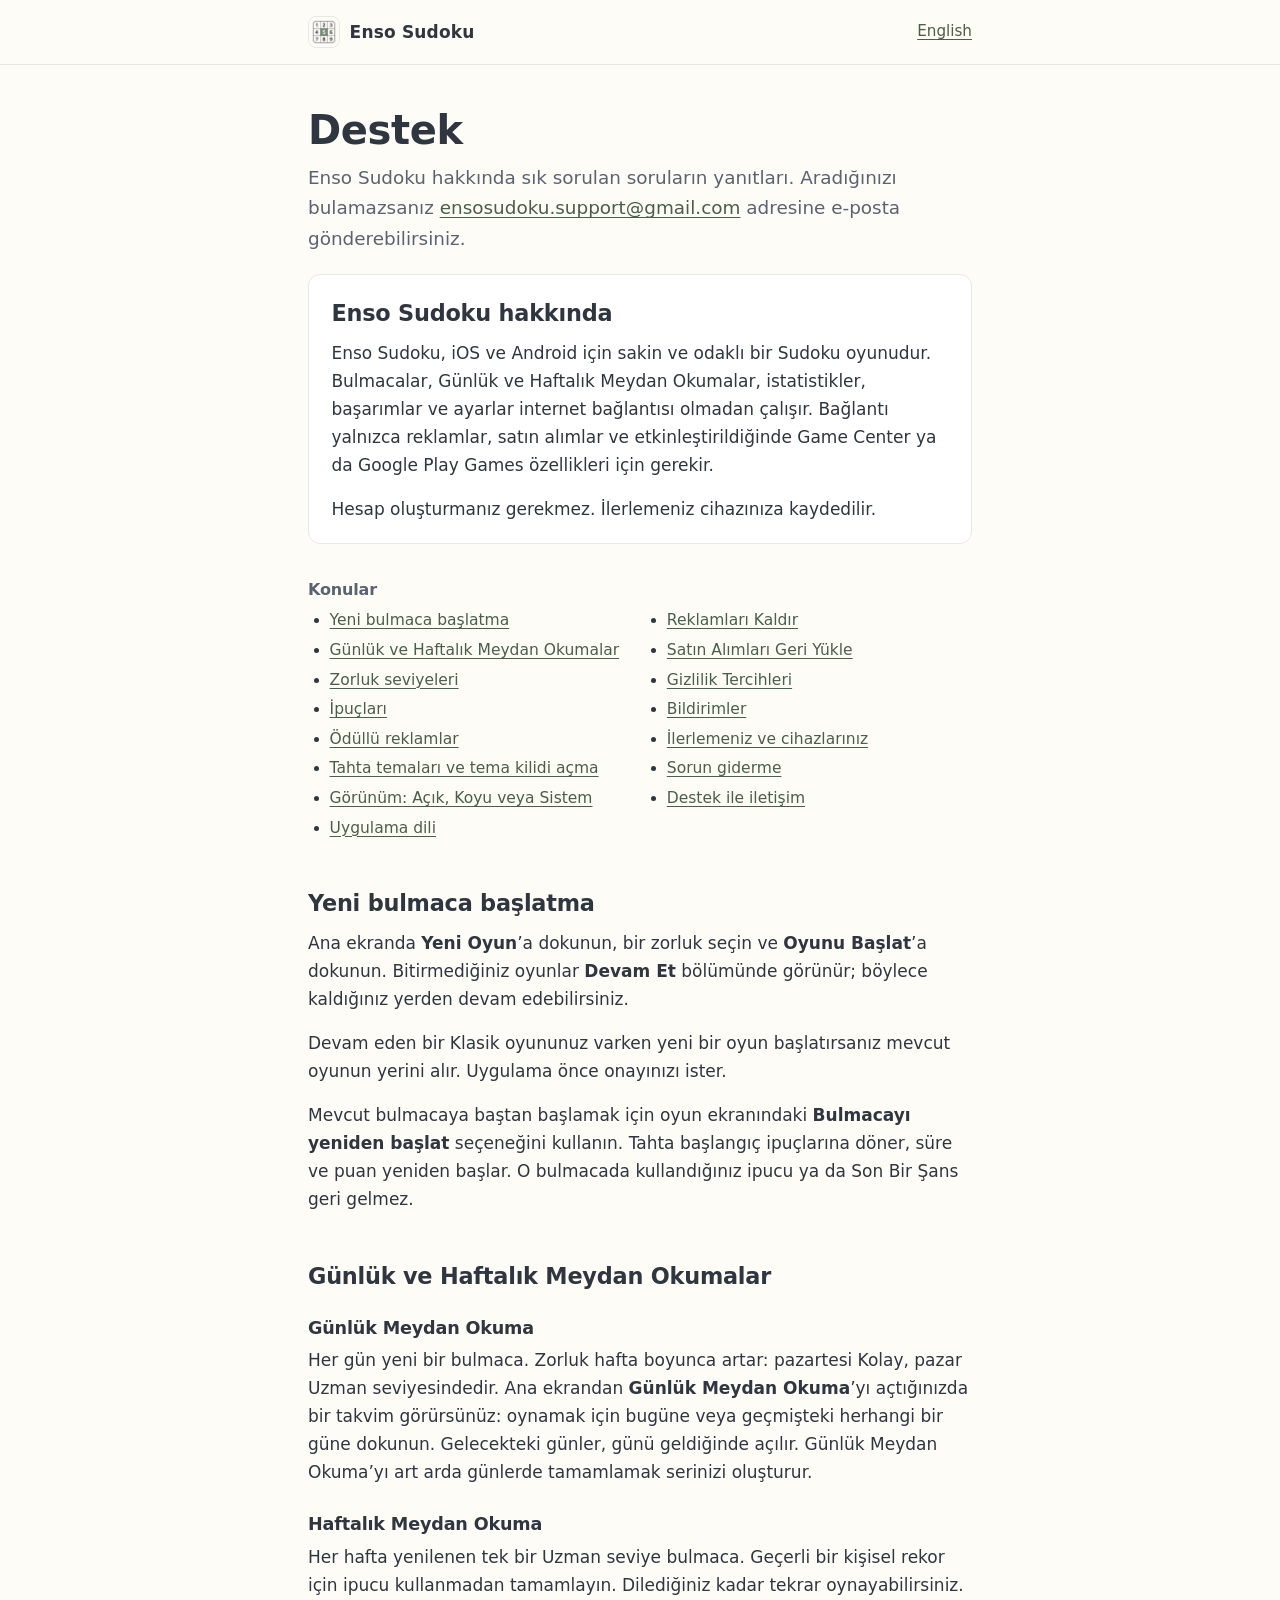
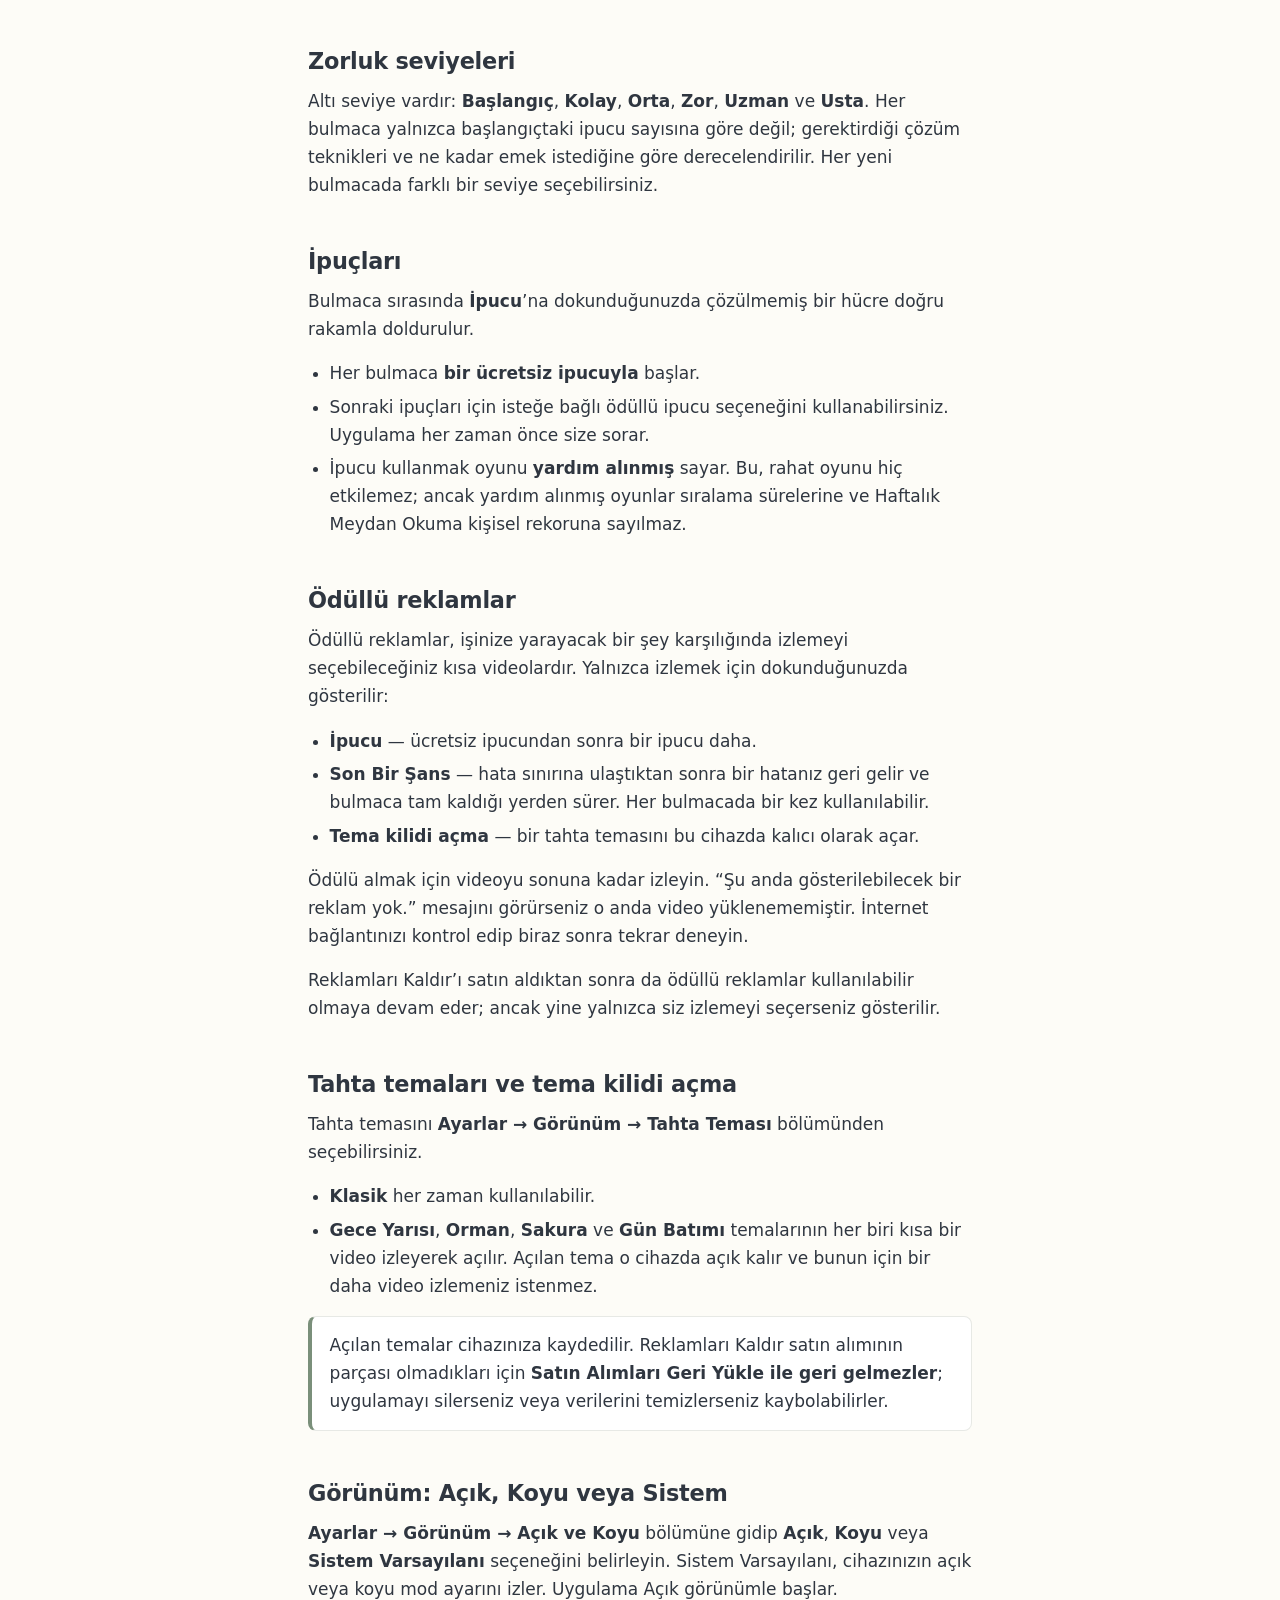
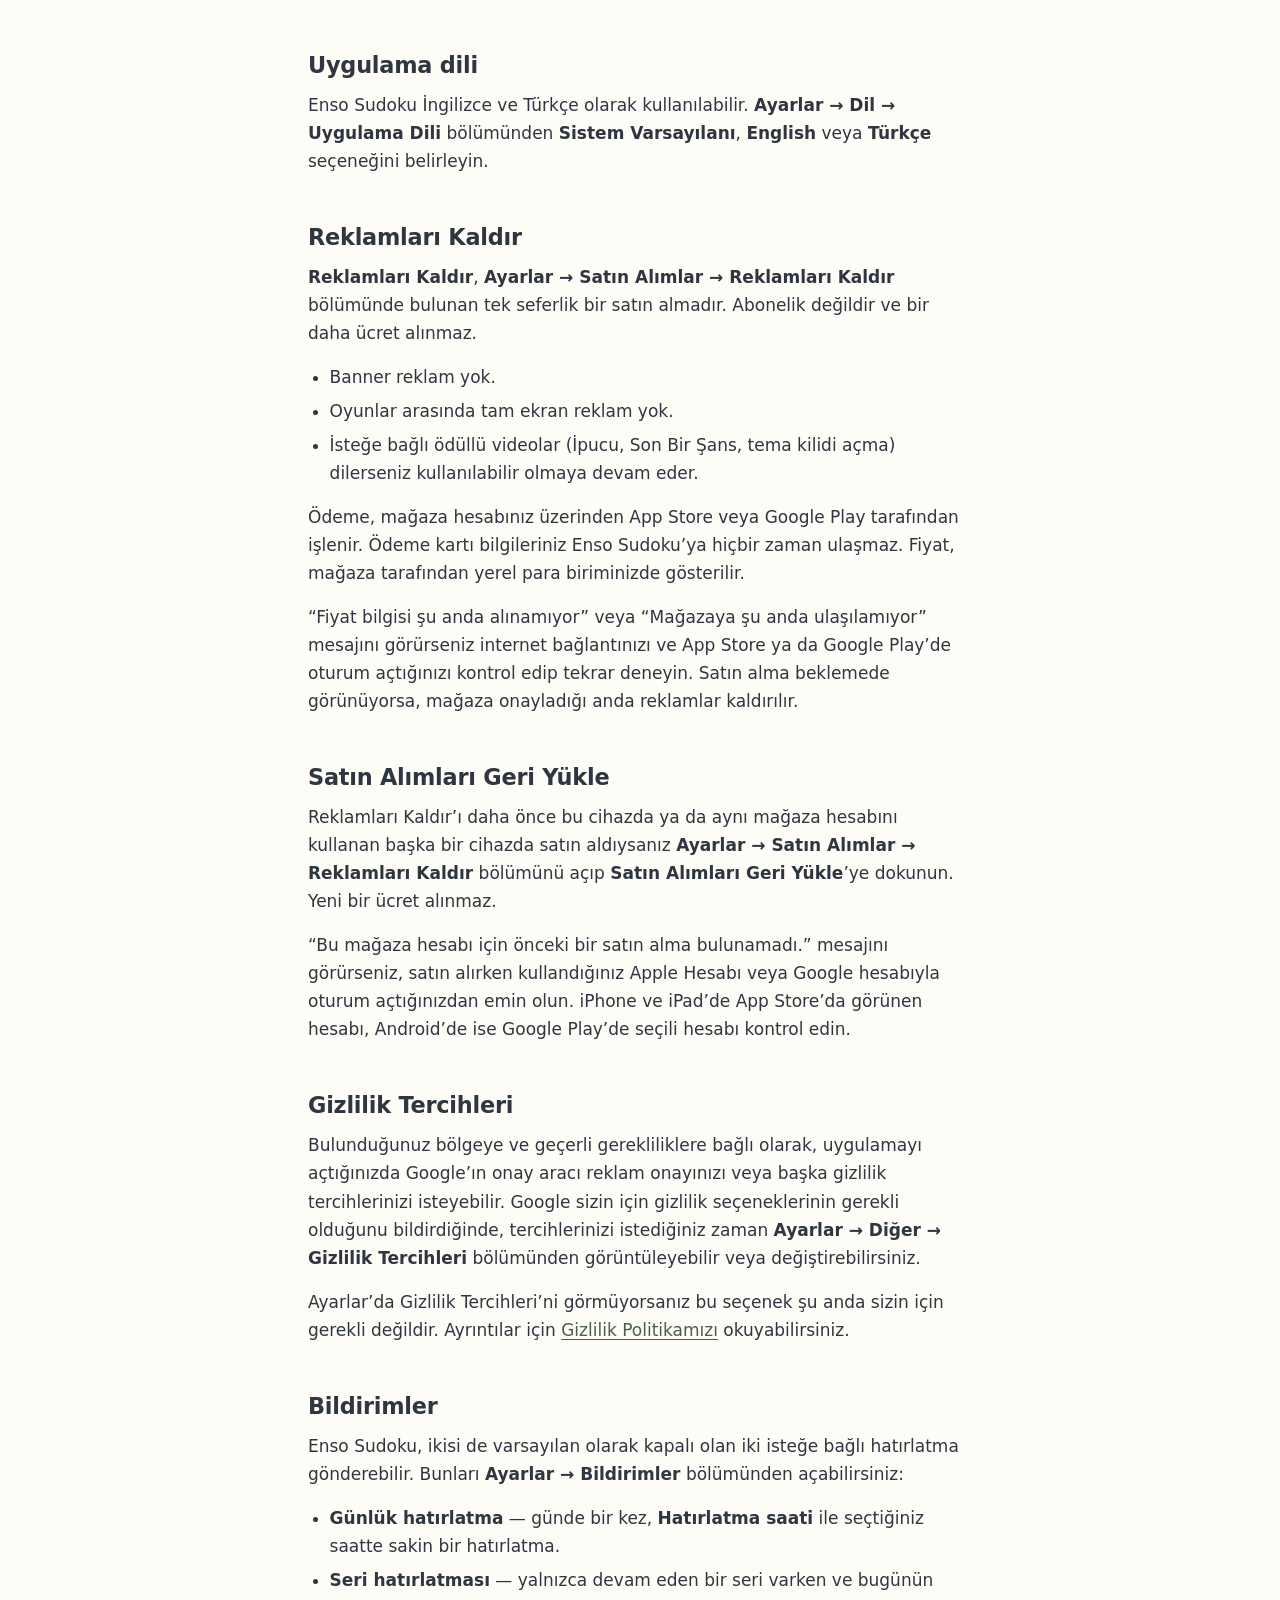
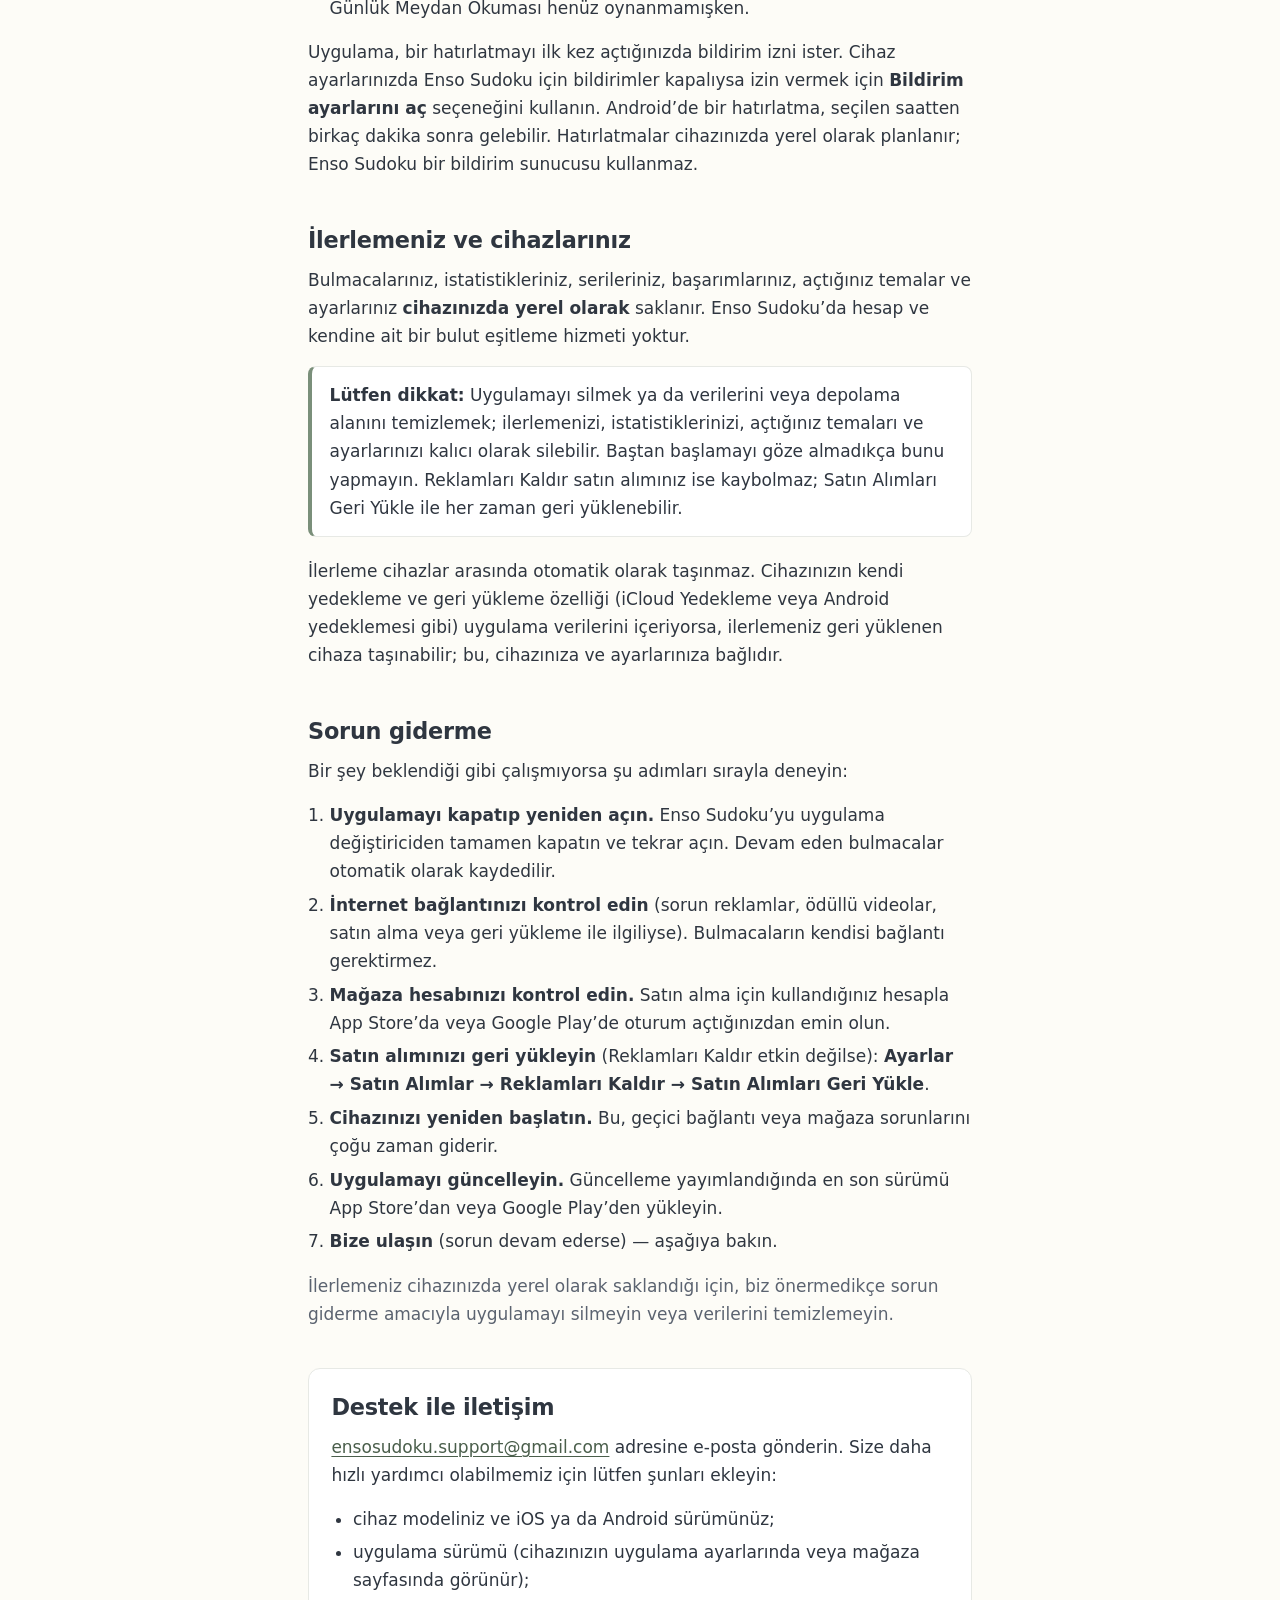
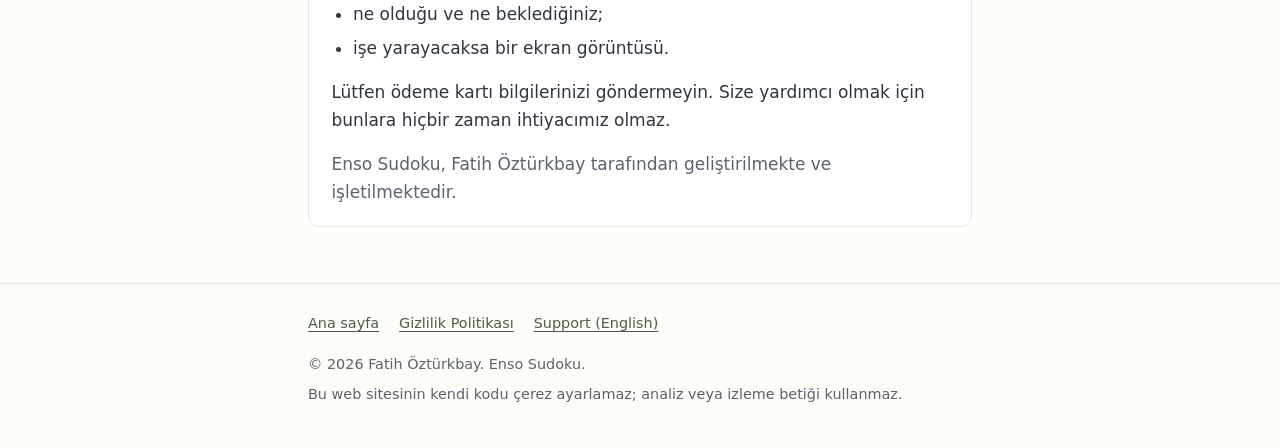
<file: support/tr/index.html>
<!doctype html>
<html lang="tr">
<head>
  <meta charset="utf-8">
  <meta name="viewport" content="width=device-width, initial-scale=1">
  <title>Destek — Enso Sudoku</title>
  <meta name="description" content="Enso Sudoku yardımı: yeni bulmaca başlatma, Günlük ve Haftalık Meydan Okumalar, ipuçları, ödüllü reklamlar, tahta temaları, Reklamları Kaldır, Satın Alımları Geri Yükle, Gizlilik Tercihleri, bildirimler ve sorun giderme.">
  <link rel="canonical" href="https://ozturkbay.github.io/enso-sudoku-support/support/tr/">
  <link rel="alternate" hreflang="en" href="https://ozturkbay.github.io/enso-sudoku-support/support/">
  <link rel="alternate" hreflang="tr" href="https://ozturkbay.github.io/enso-sudoku-support/support/tr/">
  <meta name="theme-color" content="#FDFCF7" media="(prefers-color-scheme: light)">
  <meta name="theme-color" content="#1F242B" media="(prefers-color-scheme: dark)">
  <link rel="icon" type="image/png" sizes="64x64" href="../../assets/images/favicon.png">
  <link rel="apple-touch-icon" href="../../assets/images/apple-touch-icon.png">
  <link rel="stylesheet" href="../../assets/css/styles.css">
</head>
<body>
  <a class="skip-link" href="#main">İçeriğe geç</a>

  <header class="site-header">
    <div class="container">
      <a class="brand" href="../../">
        <img src="../../assets/images/enso-icon.png" alt="" width="32" height="32">
        <span>Enso Sudoku</span>
      </a>
      <a class="lang-switch" href="../" hreflang="en" lang="en">English</a>
    </div>
  </header>

  <main id="main">
    <div class="container">
      <h1>Destek</h1>
      <p class="lead">Enso Sudoku hakkında sık sorulan soruların yanıtları. Aradığınızı bulamazsanız <a href="mailto:ensosudoku.support@gmail.com">ensosudoku.support@gmail.com</a> adresine e-posta gönderebilirsiniz.</p>

      <section class="card" aria-labelledby="about">
        <h2 id="about">Enso Sudoku hakkında</h2>
        <p>Enso Sudoku, iOS ve Android için sakin ve odaklı bir Sudoku oyunudur. Bulmacalar, Günlük ve Haftalık Meydan Okumalar, istatistikler, başarımlar ve ayarlar internet bağlantısı olmadan çalışır. Bağlantı yalnızca reklamlar, satın alımlar ve etkinleştirildiğinde Game Center ya da Google Play Games özellikleri için gerekir.</p>
        <p>Hesap oluşturmanız gerekmez. İlerlemeniz cihazınıza kaydedilir.</p>
      </section>

      <nav class="toc" aria-labelledby="toc-title">
        <h2 id="toc-title">Konular</h2>
        <ul>
          <li><a href="#new-puzzle">Yeni bulmaca başlatma</a></li>
          <li><a href="#daily-weekly">Günlük ve Haftalık Meydan Okumalar</a></li>
          <li><a href="#difficulty">Zorluk seviyeleri</a></li>
          <li><a href="#hints">İpuçları</a></li>
          <li><a href="#rewarded">Ödüllü reklamlar</a></li>
          <li><a href="#themes">Tahta temaları ve tema kilidi açma</a></li>
          <li><a href="#appearance">Görünüm: Açık, Koyu veya Sistem</a></li>
          <li><a href="#language">Uygulama dili</a></li>
          <li><a href="#remove-ads">Reklamları Kaldır</a></li>
          <li><a href="#restore">Satın Alımları Geri Yükle</a></li>
          <li><a href="#privacy-choices">Gizlilik Tercihleri</a></li>
          <li><a href="#notifications">Bildirimler</a></li>
          <li><a href="#progress">İlerlemeniz ve cihazlarınız</a></li>
          <li><a href="#troubleshooting">Sorun giderme</a></li>
          <li><a href="#contact">Destek ile iletişim</a></li>
        </ul>
      </nav>

      <section aria-labelledby="new-puzzle">
        <h2 id="new-puzzle">Yeni bulmaca başlatma</h2>
        <p>Ana ekranda <span class="path">Yeni Oyun</span>’a dokunun, bir zorluk seçin ve <span class="path">Oyunu Başlat</span>’a dokunun. Bitirmediğiniz oyunlar <span class="path">Devam Et</span> bölümünde görünür; böylece kaldığınız yerden devam edebilirsiniz.</p>
        <p>Devam eden bir Klasik oyununuz varken yeni bir oyun başlatırsanız mevcut oyunun yerini alır. Uygulama önce onayınızı ister.</p>
        <p>Mevcut bulmacaya baştan başlamak için oyun ekranındaki <span class="path">Bulmacayı yeniden başlat</span> seçeneğini kullanın. Tahta başlangıç ipuçlarına döner, süre ve puan yeniden başlar. O bulmacada kullandığınız ipucu ya da Son Bir Şans geri gelmez.</p>
      </section>

      <section aria-labelledby="daily-weekly">
        <h2 id="daily-weekly">Günlük ve Haftalık Meydan Okumalar</h2>
        <h3>Günlük Meydan Okuma</h3>
        <p>Her gün yeni bir bulmaca. Zorluk hafta boyunca artar: pazartesi Kolay, pazar Uzman seviyesindedir. Ana ekrandan <span class="path">Günlük Meydan Okuma</span>’yı açtığınızda bir takvim görürsünüz: oynamak için bugüne veya geçmişteki herhangi bir güne dokunun. Gelecekteki günler, günü geldiğinde açılır. Günlük Meydan Okuma’yı art arda günlerde tamamlamak serinizi oluşturur.</p>
        <h3>Haftalık Meydan Okuma</h3>
        <p>Her hafta yenilenen tek bir Uzman seviye bulmaca. Geçerli bir kişisel rekor için ipucu kullanmadan tamamlayın. Dilediğiniz kadar tekrar oynayabilirsiniz.</p>
      </section>

      <section aria-labelledby="difficulty">
        <h2 id="difficulty">Zorluk seviyeleri</h2>
        <p>Altı seviye vardır: <strong>Başlangıç</strong>, <strong>Kolay</strong>, <strong>Orta</strong>, <strong>Zor</strong>, <strong>Uzman</strong> ve <strong>Usta</strong>. Her bulmaca yalnızca başlangıçtaki ipucu sayısına göre değil; gerektirdiği çözüm teknikleri ve ne kadar emek istediğine göre derecelendirilir. Her yeni bulmacada farklı bir seviye seçebilirsiniz.</p>
      </section>

      <section aria-labelledby="hints">
        <h2 id="hints">İpuçları</h2>
        <p>Bulmaca sırasında <span class="path">İpucu</span>’na dokunduğunuzda çözülmemiş bir hücre doğru rakamla doldurulur.</p>
        <ul>
          <li>Her bulmaca <strong>bir ücretsiz ipucuyla</strong> başlar.</li>
          <li>Sonraki ipuçları için isteğe bağlı ödüllü ipucu seçeneğini kullanabilirsiniz. Uygulama her zaman önce size sorar.</li>
          <li>İpucu kullanmak oyunu <strong>yardım alınmış</strong> sayar. Bu, rahat oyunu hiç etkilemez; ancak yardım alınmış oyunlar sıralama sürelerine ve Haftalık Meydan Okuma kişisel rekoruna sayılmaz.</li>
        </ul>
      </section>

      <section aria-labelledby="rewarded">
        <h2 id="rewarded">Ödüllü reklamlar</h2>
        <p>Ödüllü reklamlar, işinize yarayacak bir şey karşılığında izlemeyi seçebileceğiniz kısa videolardır. Yalnızca izlemek için dokunduğunuzda gösterilir:</p>
        <ul>
          <li><strong>İpucu</strong> — ücretsiz ipucundan sonra bir ipucu daha.</li>
          <li><strong>Son Bir Şans</strong> — hata sınırına ulaştıktan sonra bir hatanız geri gelir ve bulmaca tam kaldığı yerden sürer. Her bulmacada bir kez kullanılabilir.</li>
          <li><strong>Tema kilidi açma</strong> — bir tahta temasını bu cihazda kalıcı olarak açar.</li>
        </ul>
        <p>Ödülü almak için videoyu sonuna kadar izleyin. “Şu anda gösterilebilecek bir reklam yok.” mesajını görürseniz o anda video yüklenememiştir. İnternet bağlantınızı kontrol edip biraz sonra tekrar deneyin.</p>
        <p>Reklamları Kaldır’ı satın aldıktan sonra da ödüllü reklamlar kullanılabilir olmaya devam eder; ancak yine yalnızca siz izlemeyi seçerseniz gösterilir.</p>
      </section>

      <section aria-labelledby="themes">
        <h2 id="themes">Tahta temaları ve tema kilidi açma</h2>
        <p>Tahta temasını <span class="path">Ayarlar → Görünüm → Tahta Teması</span> bölümünden seçebilirsiniz.</p>
        <ul>
          <li><strong>Klasik</strong> her zaman kullanılabilir.</li>
          <li><strong>Gece Yarısı</strong>, <strong>Orman</strong>, <strong>Sakura</strong> ve <strong>Gün Batımı</strong> temalarının her biri kısa bir video izleyerek açılır. Açılan tema o cihazda açık kalır ve bunun için bir daha video izlemeniz istenmez.</li>
        </ul>
        <p class="note">Açılan temalar cihazınıza kaydedilir. Reklamları Kaldır satın alımının parçası olmadıkları için <strong>Satın Alımları Geri Yükle ile geri gelmezler</strong>; uygulamayı silerseniz veya verilerini temizlerseniz kaybolabilirler.</p>
      </section>

      <section aria-labelledby="appearance">
        <h2 id="appearance">Görünüm: Açık, Koyu veya Sistem</h2>
        <p><span class="path">Ayarlar → Görünüm → Açık ve Koyu</span> bölümüne gidip <strong>Açık</strong>, <strong>Koyu</strong> veya <strong>Sistem Varsayılanı</strong> seçeneğini belirleyin. Sistem Varsayılanı, cihazınızın açık veya koyu mod ayarını izler. Uygulama Açık görünümle başlar.</p>
      </section>

      <section aria-labelledby="language">
        <h2 id="language">Uygulama dili</h2>
        <p>Enso Sudoku İngilizce ve Türkçe olarak kullanılabilir. <span class="path">Ayarlar → Dil → Uygulama Dili</span> bölümünden <strong>Sistem Varsayılanı</strong>, <strong>English</strong> veya <strong>Türkçe</strong> seçeneğini belirleyin.</p>
      </section>

      <section aria-labelledby="remove-ads">
        <h2 id="remove-ads">Reklamları Kaldır</h2>
        <p><strong>Reklamları Kaldır</strong>, <span class="path">Ayarlar → Satın Alımlar → Reklamları Kaldır</span> bölümünde bulunan tek seferlik bir satın almadır. Abonelik değildir ve bir daha ücret alınmaz.</p>
        <ul>
          <li>Banner reklam yok.</li>
          <li>Oyunlar arasında tam ekran reklam yok.</li>
          <li>İsteğe bağlı ödüllü videolar (İpucu, Son Bir Şans, tema kilidi açma) dilerseniz kullanılabilir olmaya devam eder.</li>
        </ul>
        <p>Ödeme, mağaza hesabınız üzerinden App Store veya Google Play tarafından işlenir. Ödeme kartı bilgileriniz Enso Sudoku’ya hiçbir zaman ulaşmaz. Fiyat, mağaza tarafından yerel para biriminizde gösterilir.</p>
        <p>“Fiyat bilgisi şu anda alınamıyor” veya “Mağazaya şu anda ulaşılamıyor” mesajını görürseniz internet bağlantınızı ve App Store ya da Google Play’de oturum açtığınızı kontrol edip tekrar deneyin. Satın alma beklemede görünüyorsa, mağaza onayladığı anda reklamlar kaldırılır.</p>
      </section>

      <section aria-labelledby="restore">
        <h2 id="restore">Satın Alımları Geri Yükle</h2>
        <p>Reklamları Kaldır’ı daha önce bu cihazda ya da aynı mağaza hesabını kullanan başka bir cihazda satın aldıysanız <span class="path">Ayarlar → Satın Alımlar → Reklamları Kaldır</span> bölümünü açıp <span class="path">Satın Alımları Geri Yükle</span>’ye dokunun. Yeni bir ücret alınmaz.</p>
        <p>“Bu mağaza hesabı için önceki bir satın alma bulunamadı.” mesajını görürseniz, satın alırken kullandığınız Apple Hesabı veya Google hesabıyla oturum açtığınızdan emin olun. iPhone ve iPad’de App Store’da görünen hesabı, Android’de ise Google Play’de seçili hesabı kontrol edin.</p>
      </section>

      <section aria-labelledby="privacy-choices">
        <h2 id="privacy-choices">Gizlilik Tercihleri</h2>
        <p>Bulunduğunuz bölgeye ve geçerli gerekliliklere bağlı olarak, uygulamayı açtığınızda Google’ın onay aracı reklam onayınızı veya başka gizlilik tercihlerinizi isteyebilir. Google sizin için gizlilik seçeneklerinin gerekli olduğunu bildirdiğinde, tercihlerinizi istediğiniz zaman <span class="path">Ayarlar → Diğer → Gizlilik Tercihleri</span> bölümünden görüntüleyebilir veya değiştirebilirsiniz.</p>
        <p>Ayarlar’da Gizlilik Tercihleri’ni görmüyorsanız bu seçenek şu anda sizin için gerekli değildir. Ayrıntılar için <a href="../../privacy/tr/">Gizlilik Politikamızı</a> okuyabilirsiniz.</p>
      </section>

      <section aria-labelledby="notifications">
        <h2 id="notifications">Bildirimler</h2>
        <p>Enso Sudoku, ikisi de varsayılan olarak kapalı olan iki isteğe bağlı hatırlatma gönderebilir. Bunları <span class="path">Ayarlar → Bildirimler</span> bölümünden açabilirsiniz:</p>
        <ul>
          <li><strong>Günlük hatırlatma</strong> — günde bir kez, <span class="path">Hatırlatma saati</span> ile seçtiğiniz saatte sakin bir hatırlatma.</li>
          <li><strong>Seri hatırlatması</strong> — yalnızca devam eden bir seri varken ve bugünün Günlük Meydan Okuması henüz oynanmamışken.</li>
        </ul>
        <p>Uygulama, bir hatırlatmayı ilk kez açtığınızda bildirim izni ister. Cihaz ayarlarınızda Enso Sudoku için bildirimler kapalıysa izin vermek için <span class="path">Bildirim ayarlarını aç</span> seçeneğini kullanın. Android’de bir hatırlatma, seçilen saatten birkaç dakika sonra gelebilir. Hatırlatmalar cihazınızda yerel olarak planlanır; Enso Sudoku bir bildirim sunucusu kullanmaz.</p>
      </section>

      <section aria-labelledby="progress">
        <h2 id="progress">İlerlemeniz ve cihazlarınız</h2>
        <p>Bulmacalarınız, istatistikleriniz, serileriniz, başarımlarınız, açtığınız temalar ve ayarlarınız <strong>cihazınızda yerel olarak</strong> saklanır. Enso Sudoku’da hesap ve kendine ait bir bulut eşitleme hizmeti yoktur.</p>
        <div class="note">
          <p><strong>Lütfen dikkat:</strong> Uygulamayı silmek ya da verilerini veya depolama alanını temizlemek; ilerlemenizi, istatistiklerinizi, açtığınız temaları ve ayarlarınızı kalıcı olarak silebilir. Baştan başlamayı göze almadıkça bunu yapmayın. Reklamları Kaldır satın alımınız ise kaybolmaz; Satın Alımları Geri Yükle ile her zaman geri yüklenebilir.</p>
        </div>
        <p>İlerleme cihazlar arasında otomatik olarak taşınmaz. Cihazınızın kendi yedekleme ve geri yükleme özelliği (iCloud Yedekleme veya Android yedeklemesi gibi) uygulama verilerini içeriyorsa, ilerlemeniz geri yüklenen cihaza taşınabilir; bu, cihazınıza ve ayarlarınıza bağlıdır.</p>
      </section>

      <section aria-labelledby="troubleshooting">
        <h2 id="troubleshooting">Sorun giderme</h2>
        <p>Bir şey beklendiği gibi çalışmıyorsa şu adımları sırayla deneyin:</p>
        <ol>
          <li><strong>Uygulamayı kapatıp yeniden açın.</strong> Enso Sudoku’yu uygulama değiştiriciden tamamen kapatın ve tekrar açın. Devam eden bulmacalar otomatik olarak kaydedilir.</li>
          <li><strong>İnternet bağlantınızı kontrol edin</strong> (sorun reklamlar, ödüllü videolar, satın alma veya geri yükleme ile ilgiliyse). Bulmacaların kendisi bağlantı gerektirmez.</li>
          <li><strong>Mağaza hesabınızı kontrol edin.</strong> Satın alma için kullandığınız hesapla App Store’da veya Google Play’de oturum açtığınızdan emin olun.</li>
          <li><strong>Satın alımınızı geri yükleyin</strong> (Reklamları Kaldır etkin değilse): <span class="path">Ayarlar → Satın Alımlar → Reklamları Kaldır → Satın Alımları Geri Yükle</span>.</li>
          <li><strong>Cihazınızı yeniden başlatın.</strong> Bu, geçici bağlantı veya mağaza sorunlarını çoğu zaman giderir.</li>
          <li><strong>Uygulamayı güncelleyin.</strong> Güncelleme yayımlandığında en son sürümü App Store’dan veya Google Play’den yükleyin.</li>
          <li><strong>Bize ulaşın</strong> (sorun devam ederse) — aşağıya bakın.</li>
        </ol>
        <p class="muted">İlerlemeniz cihazınızda yerel olarak saklandığı için, biz önermedikçe sorun giderme amacıyla uygulamayı silmeyin veya verilerini temizlemeyin.</p>
      </section>

      <section class="card contact" aria-labelledby="contact">
        <h2 id="contact">Destek ile iletişim</h2>
        <p><a href="mailto:ensosudoku.support@gmail.com?subject=Enso%20Sudoku%20Destek">ensosudoku.support@gmail.com</a> adresine e-posta gönderin. Size daha hızlı yardımcı olabilmemiz için lütfen şunları ekleyin:</p>
        <ul>
          <li>cihaz modeliniz ve iOS ya da Android sürümünüz;</li>
          <li>uygulama sürümü (cihazınızın uygulama ayarlarında veya mağaza sayfasında görünür);</li>
          <li>ne olduğu ve ne beklediğiniz;</li>
          <li>işe yarayacaksa bir ekran görüntüsü.</li>
        </ul>
        <p>Lütfen ödeme kartı bilgilerinizi göndermeyin. Size yardımcı olmak için bunlara hiçbir zaman ihtiyacımız olmaz.</p>
        <p class="muted">Enso Sudoku, Fatih Öztürkbay tarafından geliştirilmekte ve işletilmektedir.</p>
      </section>
    </div>
  </main>

  <footer class="site-footer">
    <div class="container">
      <nav aria-label="Alt bilgi">
        <ul>
          <li><a href="../../">Ana sayfa</a></li>
          <li><a href="../../privacy/tr/">Gizlilik Politikası</a></li>
          <li><a href="../" hreflang="en" lang="en">Support (English)</a></li>
        </ul>
      </nav>
      <p>&copy; 2026 Fatih Öztürkbay. Enso Sudoku.</p>
      <p>Bu web sitesinin kendi kodu çerez ayarlamaz; analiz veya izleme betiği kullanmaz.</p>
    </div>
  </footer>
</body>
</html>
</file>
<file: assets/css/styles.css>
/* Enso Sudoku — support site
   Plain CSS, system fonts, no external resources. */

:root {
  /* Brand */
  --sage: #7a8f7a;
  --charcoal: #2f3640;
  --ivory: #fdfcf7;
  --mist: #e7e9e5;

  /* Roles (light) */
  --bg: var(--ivory);
  --surface: #ffffff;
  --text: var(--charcoal);
  --text-muted: #5b6370;
  --border: var(--mist);
  --accent: var(--sage);
  --accent-strong: #4a5e4b; /* sage darkened for text-level contrast */
  --accent-soft: #eef1ec;
  --focus: #4a5e4b;

  --radius: 12px;
  --radius-sm: 8px;
  --measure: 44rem;
  --gutter: 1.25rem;

  --font: -apple-system, BlinkMacSystemFont, "Segoe UI", system-ui, Roboto,
    "Helvetica Neue", Arial, sans-serif;

  color-scheme: light dark;
}

@media (prefers-color-scheme: dark) {
  :root {
    --bg: #1f242b;
    --surface: #2a3038;
    --text: #ecede8;
    --text-muted: #b4b9b1;
    --border: #3a414b;
    --accent: #7a8f7a;
    --accent-strong: #a9bba9;
    --accent-soft: #283029;
    --focus: #a9bba9;
  }
}

*,
*::before,
*::after {
  box-sizing: border-box;
}

html {
  -webkit-text-size-adjust: 100%;
  text-size-adjust: 100%;
}

body {
  margin: 0;
  background: var(--bg);
  color: var(--text);
  font-family: var(--font);
  font-size: 1.0625rem;
  line-height: 1.65;
  overflow-wrap: break-word;
}

img {
  max-width: 100%;
  height: auto;
  display: block;
}

/* Links & focus */

a {
  color: var(--accent-strong);
  text-decoration: underline;
  text-decoration-thickness: 1px;
  text-underline-offset: 0.18em;
}

a:hover {
  text-decoration-thickness: 2px;
}

:focus-visible {
  outline: 3px solid var(--focus);
  outline-offset: 3px;
  border-radius: 4px;
}

.skip-link {
  position: absolute;
  left: 1rem;
  top: -100px;
  background: var(--surface);
  color: var(--text);
  padding: 0.6rem 1rem;
  border: 1px solid var(--border);
  border-radius: var(--radius-sm);
  z-index: 10;
}

.skip-link:focus {
  top: 1rem;
}

/* Layout */

.container {
  width: 100%;
  max-width: var(--measure);
  margin: 0 auto;
  padding: 0 var(--gutter);
}

.site-header {
  border-bottom: 1px solid var(--border);
}

.site-header .container {
  display: flex;
  align-items: center;
  justify-content: space-between;
  gap: 1rem;
  min-height: 4rem;
}

.brand {
  display: inline-flex;
  align-items: center;
  gap: 0.6rem;
  color: var(--text);
  font-weight: 600;
  text-decoration: none;
  letter-spacing: 0.01em;
}

.brand img {
  width: 32px;
  height: 32px;
  border-radius: 8px;
  border: 1px solid var(--border);
}

.lang-switch {
  font-size: 0.95rem;
  white-space: nowrap;
}

main {
  padding: 2.5rem 0 3.5rem;
}

.site-footer {
  border-top: 1px solid var(--border);
  color: var(--text-muted);
  font-size: 0.9rem;
  padding: 1.75rem 0 2.25rem;
}

.site-footer p {
  margin: 0.35rem 0;
}

.site-footer nav ul {
  list-style: none;
  margin: 0 0 0.75rem;
  padding: 0;
  display: flex;
  flex-wrap: wrap;
  gap: 0.4rem 1.25rem;
}

/* Typography */

h1,
h2,
h3 {
  line-height: 1.25;
  letter-spacing: -0.01em;
  color: var(--text);
}

h1 {
  font-size: clamp(1.9rem, 1.4rem + 2.2vw, 2.5rem);
  font-weight: 650;
  margin: 0 0 0.5rem;
}

h2 {
  font-size: 1.4rem;
  font-weight: 620;
  margin: 2.75rem 0 0.75rem;
  padding-top: 0.25rem;
}

h3 {
  font-size: 1.1rem;
  font-weight: 620;
  margin: 1.75rem 0 0.4rem;
}

p,
ul,
ol {
  margin: 0 0 1rem;
}

ul,
ol {
  padding-left: 1.35rem;
}

li {
  margin-bottom: 0.35rem;
}

strong {
  font-weight: 620;
}

.lead {
  font-size: 1.15rem;
  color: var(--text-muted);
  margin-bottom: 1.25rem;
}

.meta {
  color: var(--text-muted);
  font-size: 0.95rem;
  margin-bottom: 2rem;
}

.muted {
  color: var(--text-muted);
}

code,
kbd {
  font-family: ui-monospace, SFMono-Regular, Menlo, Consolas, monospace;
  font-size: 0.9em;
}

/* Section anchors land below the top edge */
[id] {
  scroll-margin-top: 1.25rem;
}

/* Hero (home) */

.hero {
  text-align: center;
  padding: 1.5rem 0 1rem;
}

.hero img {
  width: 112px;
  height: 112px;
  margin: 0 auto 1.5rem;
  border-radius: 24px;
  border: 1px solid var(--border);
}

.hero .lead {
  margin: 0 auto 0.25rem;
  max-width: 30rem;
}

.hero .lead[lang] {
  font-size: 1rem;
}

/* Cards */

.card {
  background: var(--surface);
  border: 1px solid var(--border);
  border-radius: var(--radius);
  padding: 1.25rem 1.4rem;
}

.card > :first-child {
  margin-top: 0;
}

.card > :last-child {
  margin-bottom: 0;
}

.card-grid {
  display: grid;
  grid-template-columns: repeat(2, minmax(0, 1fr));
  gap: 1rem;
  margin: 2.25rem 0;
  padding: 0;
  list-style: none;
}

.card-grid li {
  margin: 0;
}

.link-card {
  display: block;
  height: 100%;
  background: var(--surface);
  border: 1px solid var(--border);
  border-radius: var(--radius);
  padding: 1.15rem 1.3rem;
  color: var(--text);
  text-decoration: none;
  transition: border-color 0.15s ease;
}

.link-card:hover {
  border-color: var(--accent);
}

.link-card .title {
  display: block;
  font-weight: 620;
  font-size: 1.1rem;
  color: var(--accent-strong);
}

.link-card .desc {
  display: block;
  color: var(--text-muted);
  font-size: 0.95rem;
  margin-top: 0.2rem;
}

.summary {
  background: var(--accent-soft);
  border-color: transparent;
  border-left: 4px solid var(--accent);
  border-radius: var(--radius-sm);
  margin: 0 0 2rem;
}

.summary h2 {
  margin-top: 0;
  font-size: 1.15rem;
}

.summary ul {
  margin-bottom: 0;
}

.note {
  border-left: 4px solid var(--accent);
  background: var(--surface);
  border-top: 1px solid var(--border);
  border-right: 1px solid var(--border);
  border-bottom: 1px solid var(--border);
  border-radius: var(--radius-sm);
  padding: 0.9rem 1.1rem;
  margin: 1rem 0 1.25rem;
}

.note > :last-child {
  margin-bottom: 0;
}

.contact {
  margin-top: 2.5rem;
}

/* Table of contents */

.toc {
  margin: 0 0 2rem;
}

.card + .toc {
  margin-top: 2rem;
}

.toc h2 {
  font-size: 1rem;
  margin: 0 0 0.5rem;
  color: var(--text-muted);
  font-weight: 600;
}

.toc ol,
.toc ul {
  margin: 0;
  columns: 2;
  column-gap: 2rem;
}

.toc li {
  break-inside: avoid;
  margin-bottom: 0.25rem;
  font-size: 0.97rem;
}

/* Data table (privacy) */

.table-wrap {
  overflow-x: auto;
  margin: 0 0 1.25rem;
  border: 1px solid var(--border);
  border-radius: var(--radius-sm);
}

table {
  border-collapse: collapse;
  width: 100%;
  font-size: 0.95rem;
  background: var(--surface);
}

th,
td {
  text-align: left;
  vertical-align: top;
  padding: 0.7rem 0.85rem;
  border-bottom: 1px solid var(--border);
}

tr:last-child td {
  border-bottom: 0;
}

caption {
  caption-side: top;
  text-align: left;
  padding: 0.6rem 0.85rem;
  font-size: 0.9rem;
  color: var(--text-muted);
  background: var(--surface);
  border-bottom: 1px solid var(--border);
}

th {
  font-weight: 620;
  background: var(--accent-soft);
}

/* Support topics */

.topic {
  margin: 0 0 1rem;
}

.topic h3 {
  margin-top: 0;
}

.path {
  font-weight: 600;
}

/* Small screens */

@media (max-width: 560px) {
  :root {
    --gutter: 1rem;
  }

  body {
    font-size: 1rem;
  }

  main {
    padding-top: 1.75rem;
  }

  .card-grid {
    grid-template-columns: 1fr;
  }

  .toc ol,
  .toc ul {
    columns: 1;
  }

  .brand span {
    font-size: 0.98rem;
  }
}

@media (prefers-reduced-motion: reduce) {
  *,
  *::before,
  *::after {
    transition: none !important;
    animation: none !important;
    scroll-behavior: auto !important;
  }
}

@media print {
  .site-header,
  .site-footer,
  .skip-link,
  .toc {
    display: none;
  }

  body {
    background: #fff;
    color: #000;
  }
}
</file>
